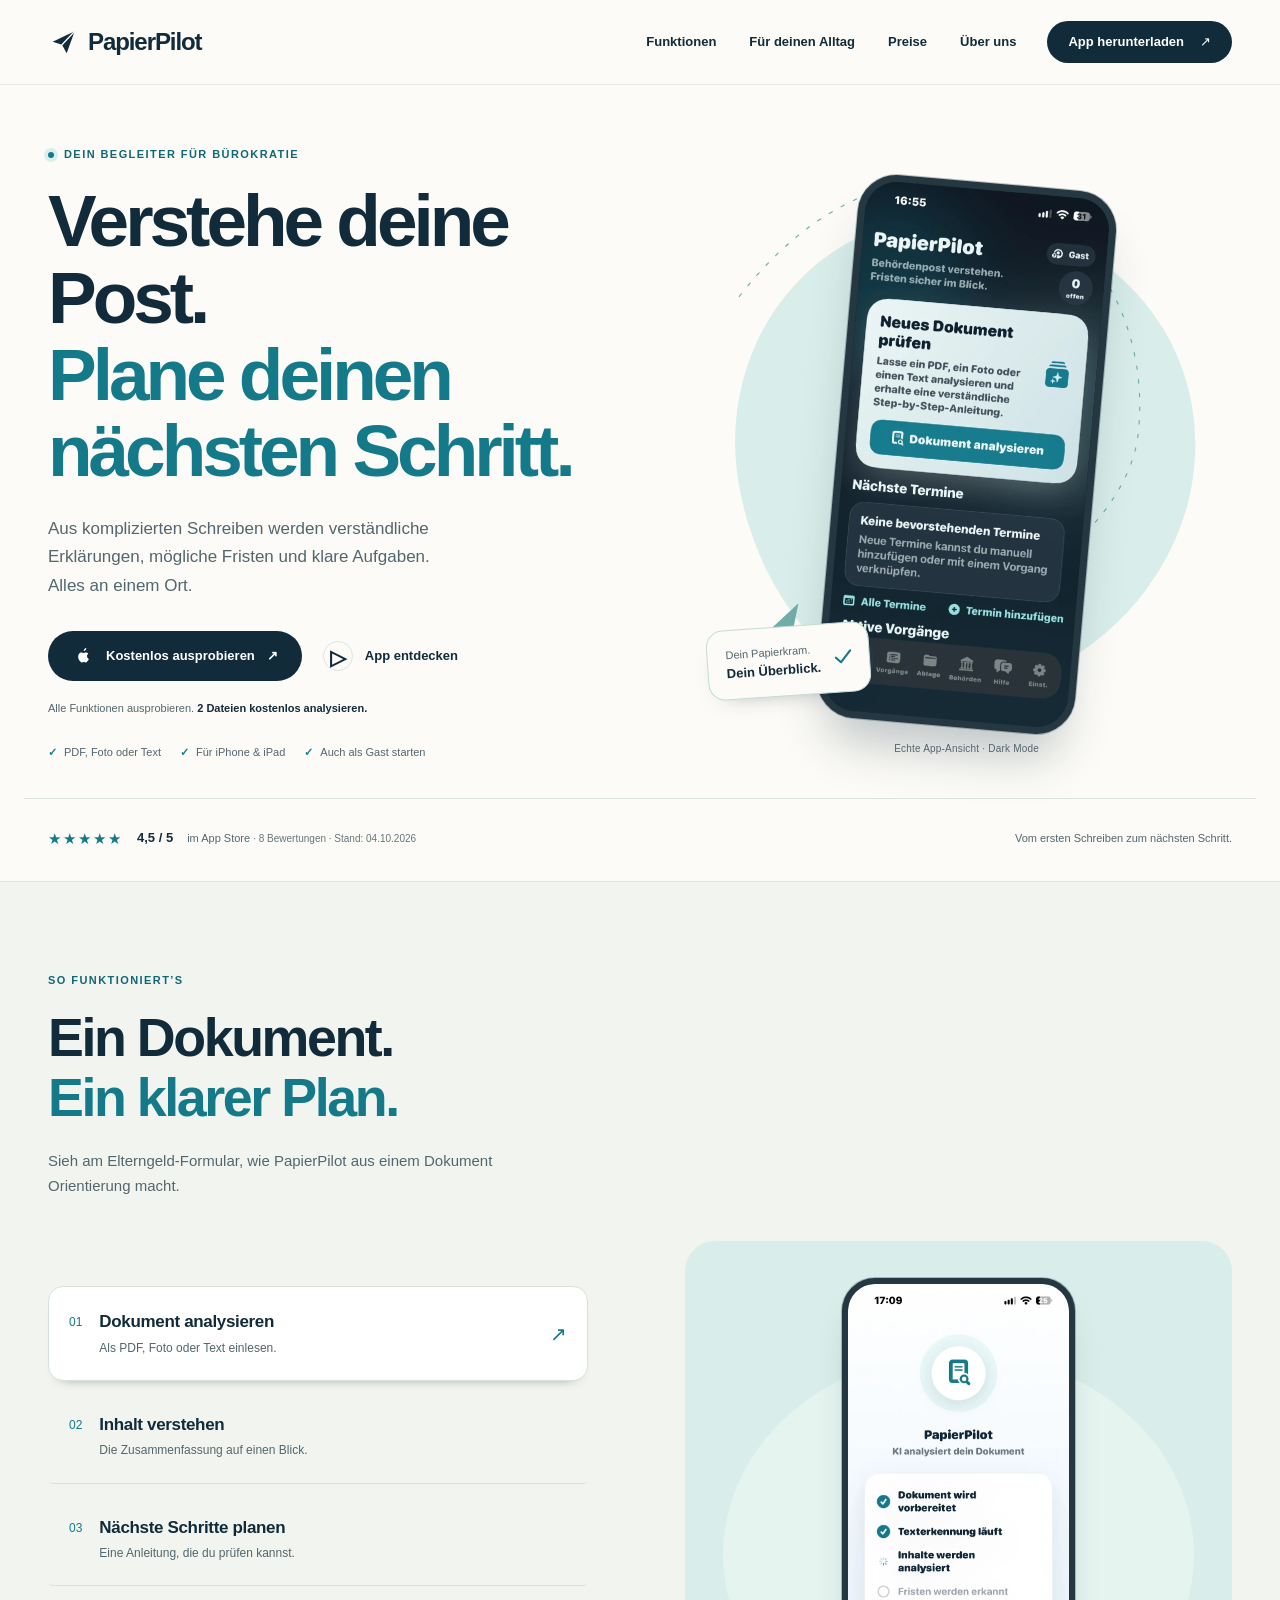
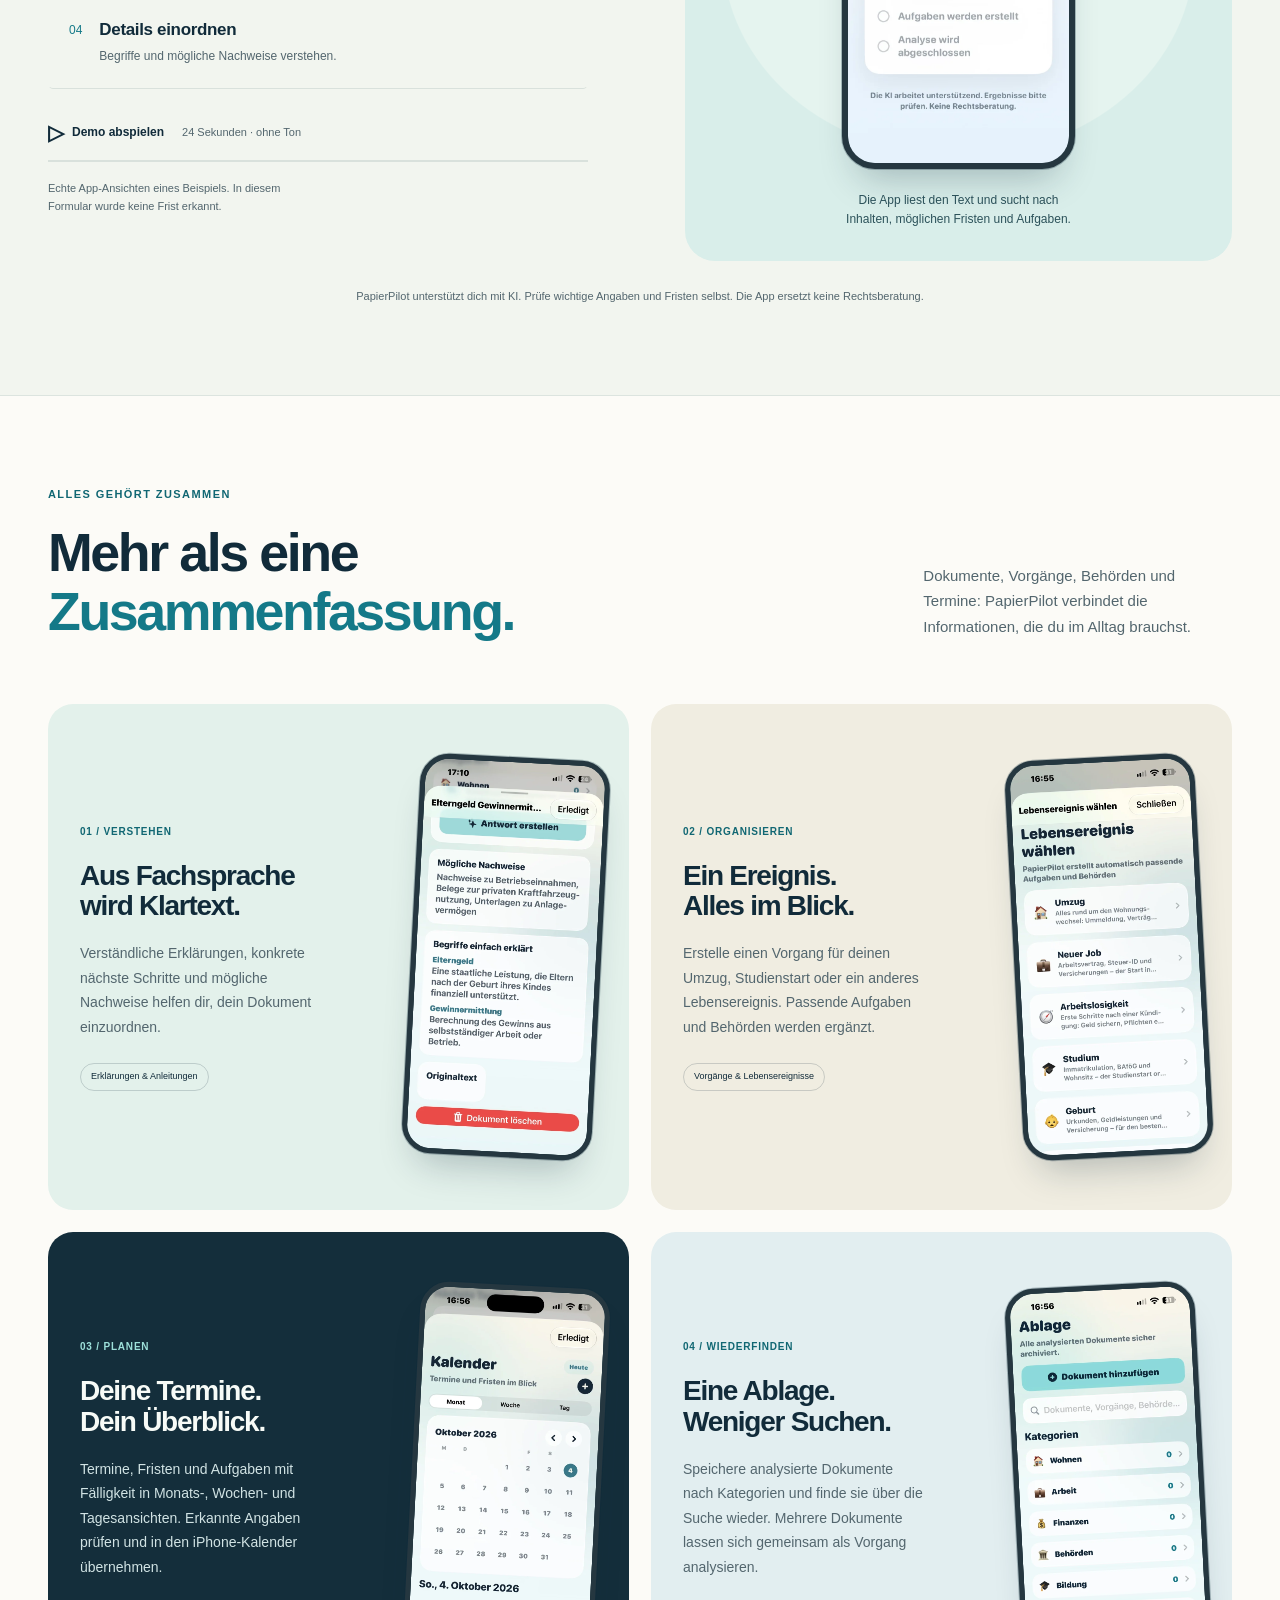
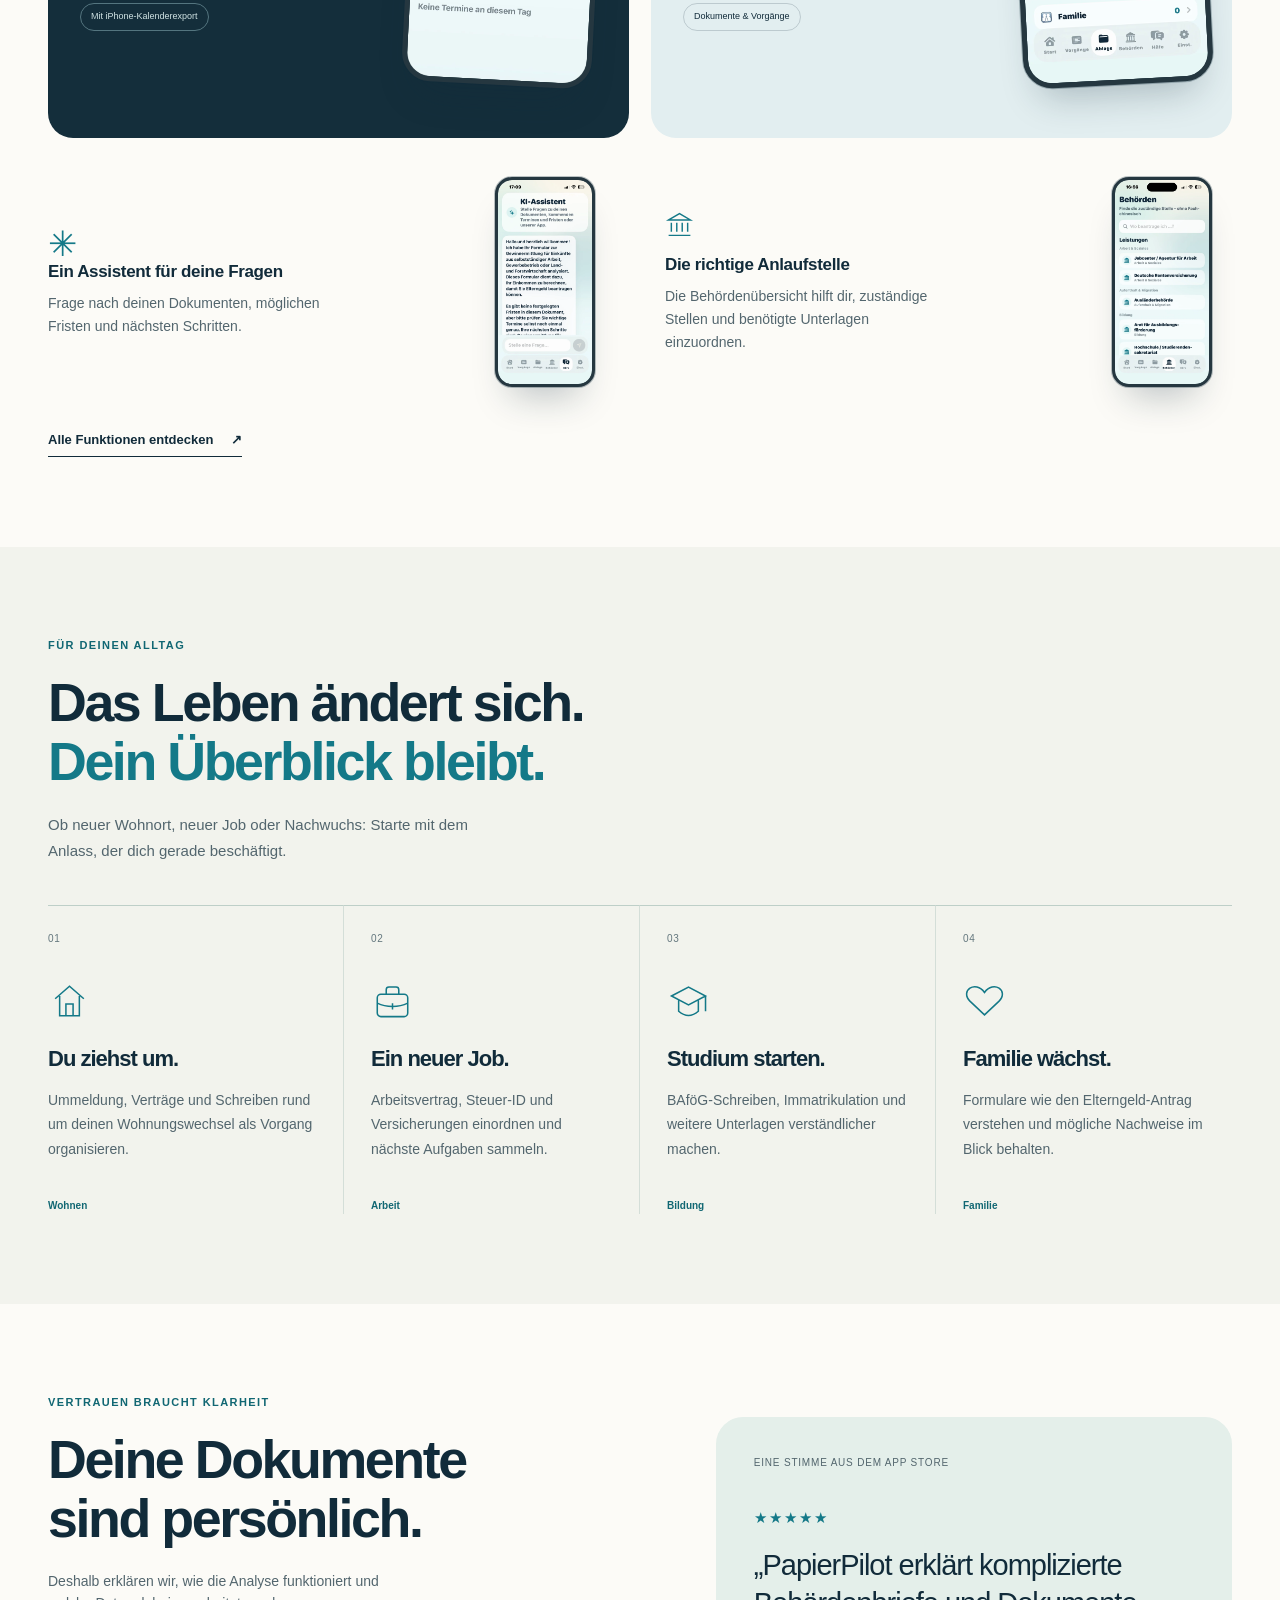
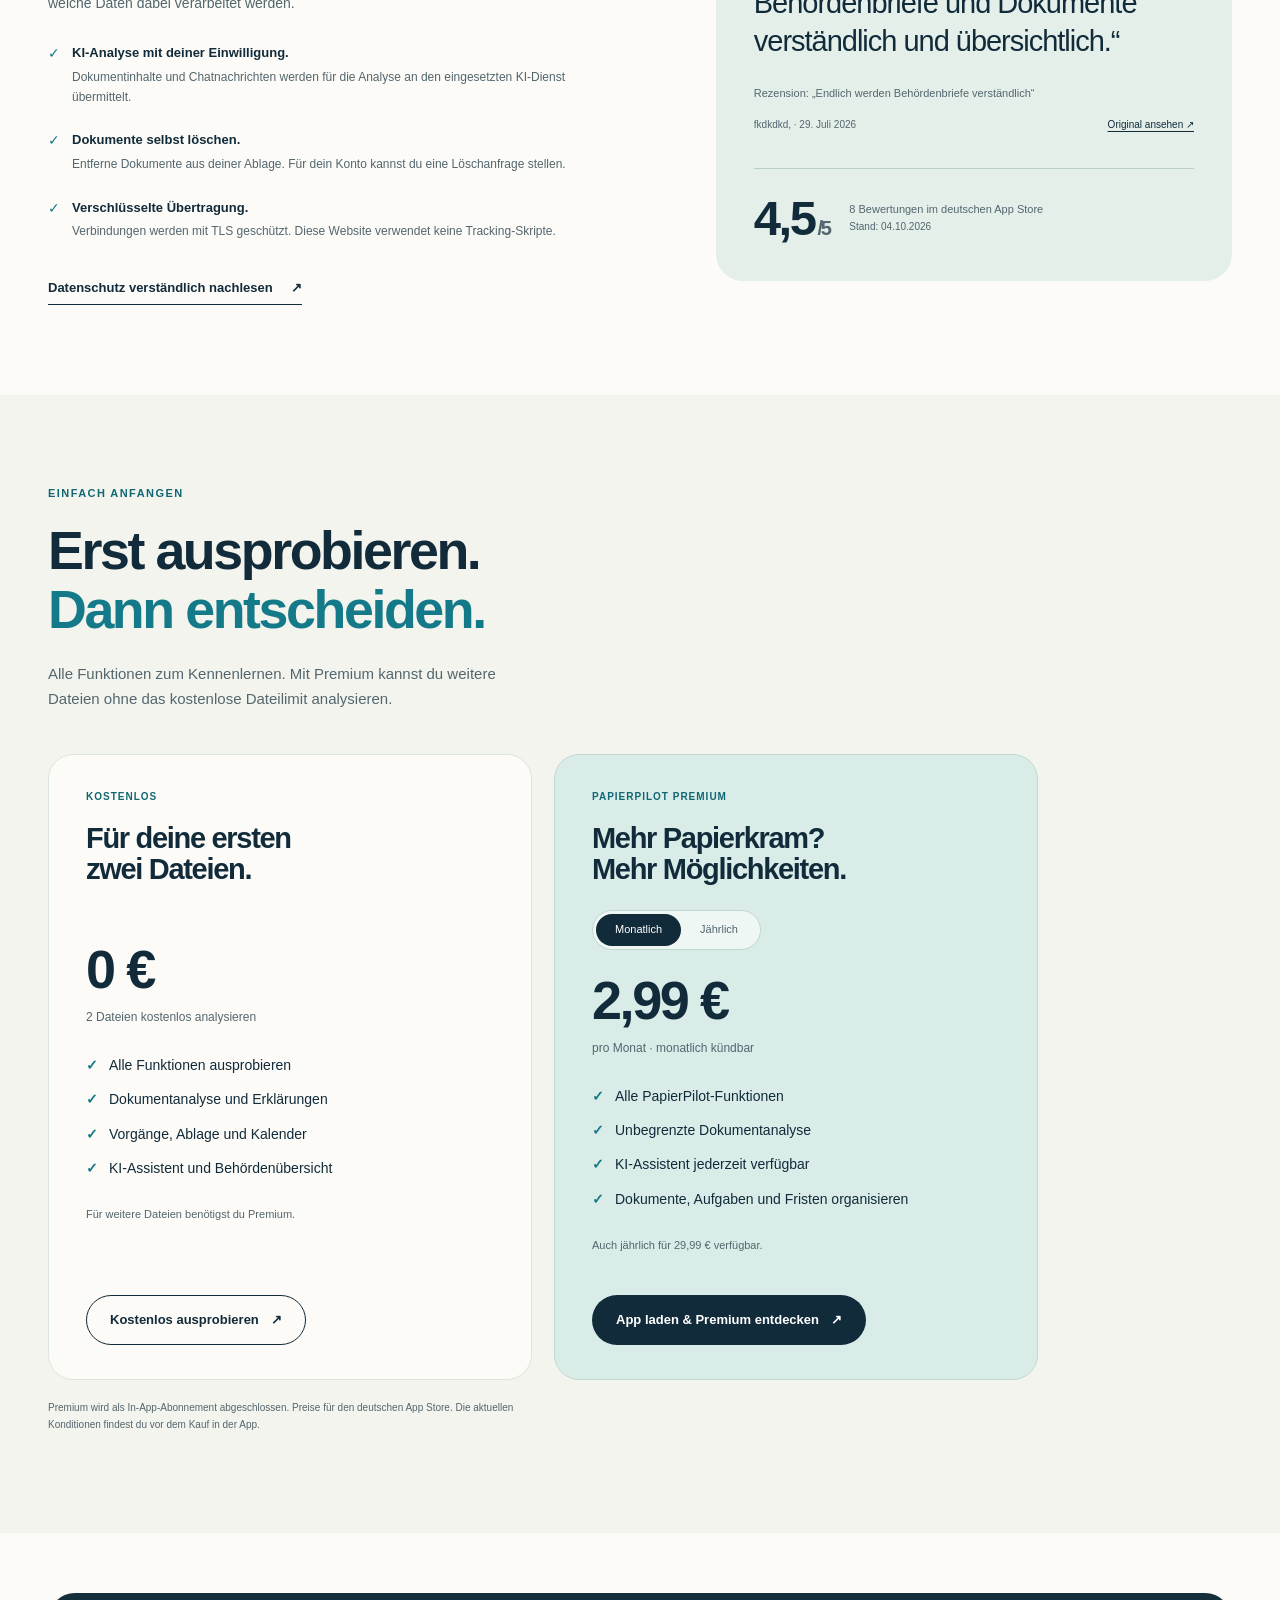
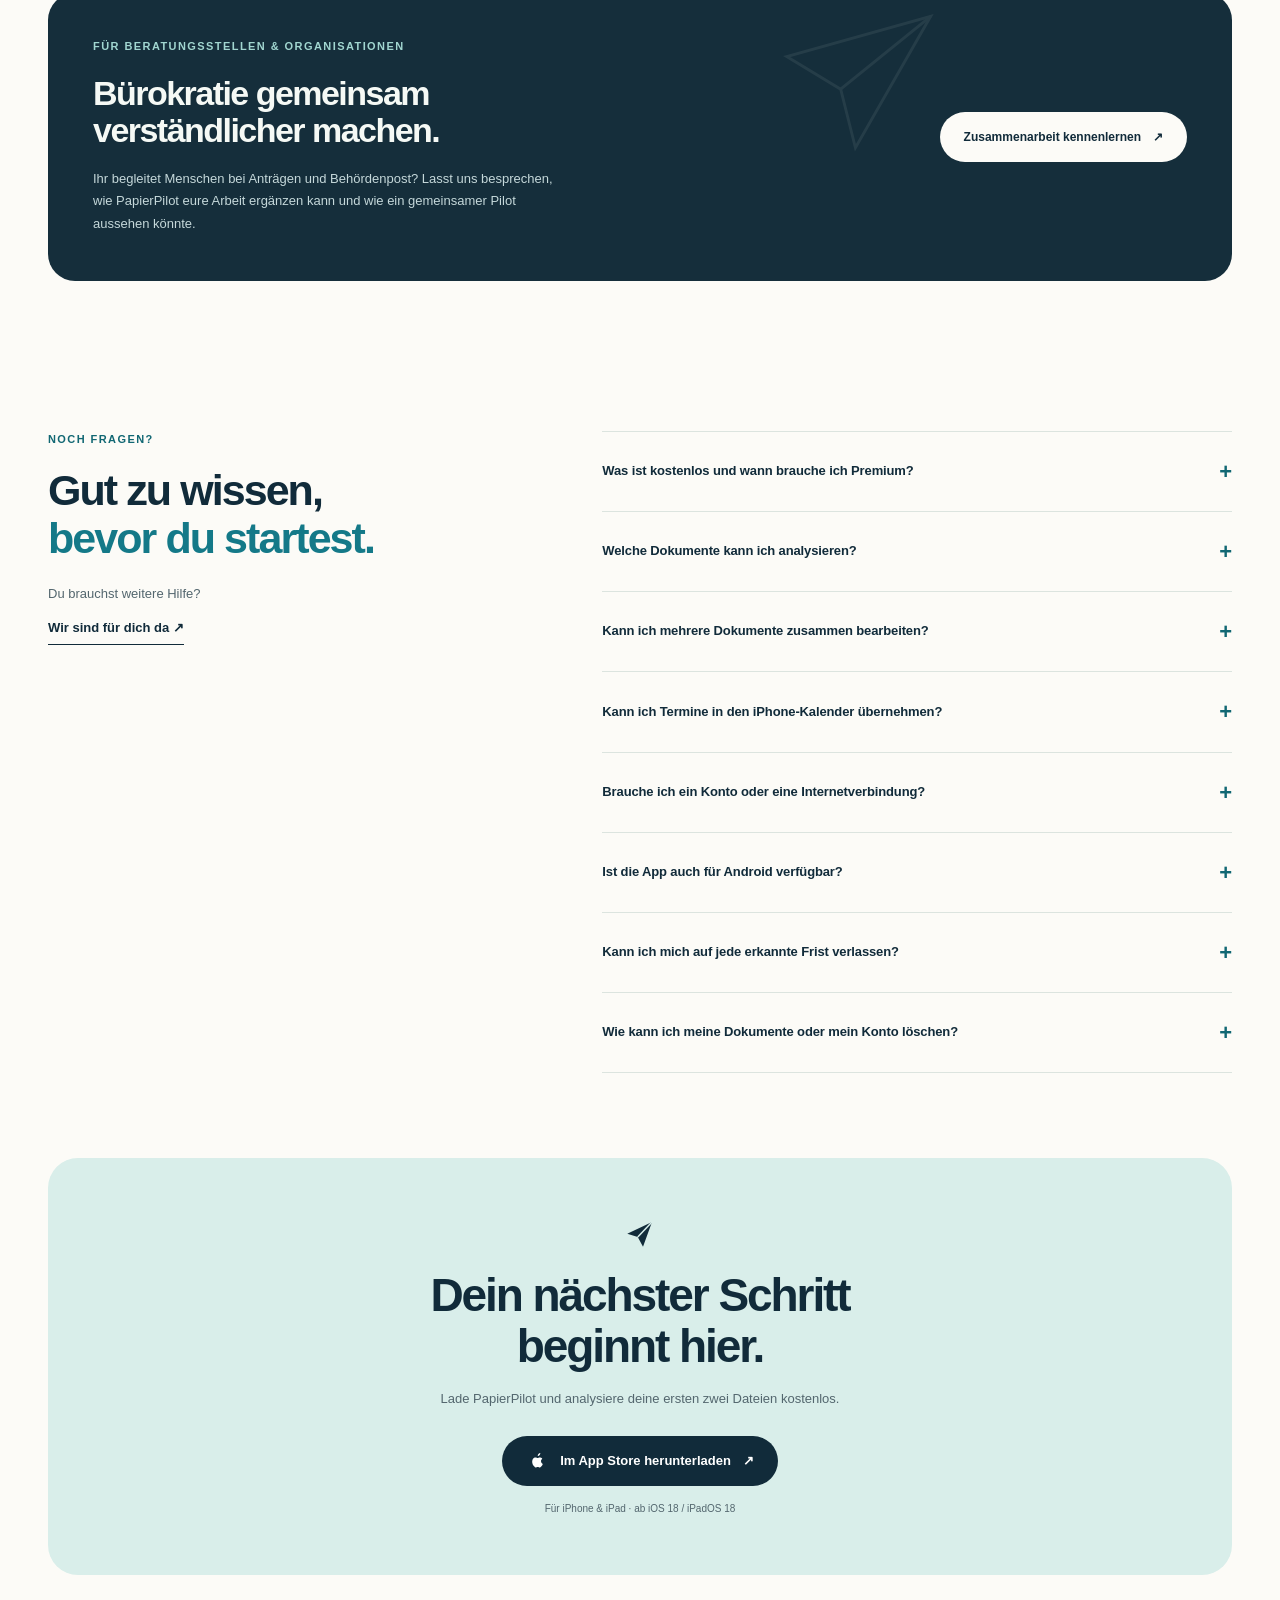
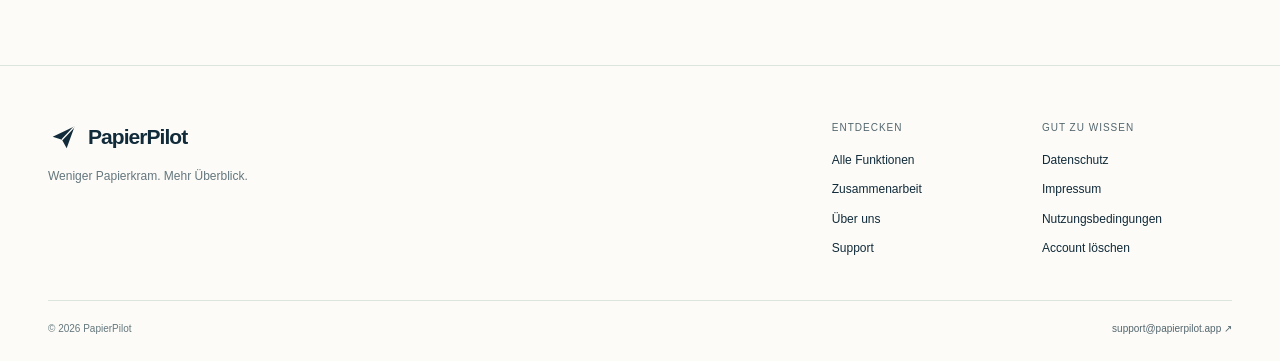
<file: index.html>
<!DOCTYPE html>
<html lang="de">
<head>
  <meta charset="UTF-8"/>
  <meta name="viewport" content="width=device-width, initial-scale=1"/>
  <title>PapierPilot – Verstehe deine Post. Plane deinen nächsten Schritt.</title>
  <meta name="description" content="Verstehe Behördenpost, erkenne mögliche Fristen und organisiere deine nächsten Schritte. PapierPilot für iPhone und iPad: alle Funktionen ausprobieren, 2 Dateien kostenlos analysieren."/>
  <meta name="theme-color" content="#FCFBF7"/>
  <link rel="canonical" href="https://papierpilot.app/"/>
  <meta property="og:type" content="website"/>
  <meta property="og:title" content="PapierPilot – Weniger Papierkram. Mehr Überblick."/>
  <meta property="og:description" content="Dokumente verstehen. Nächste Schritte planen. 2 Dateien kostenlos analysieren – mit PapierPilot für iPhone und iPad."/>
  <meta property="og:url" content="https://papierpilot.app/"/>
  <meta property="og:locale" content="de_DE"/>
  <meta property="og:image" content="https://papierpilot.app/og-image.png"/>
  <meta property="og:image:width" content="1200"/>
  <meta property="og:image:height" content="630"/>
  <link rel="icon" href="/favicon.svg" type="image/svg+xml"/>
  <link rel="apple-touch-icon" href="/apple-touch-icon.png"/>
  <link rel="preload" as="image" href="assets/home-dark.webp"/>
  <link rel="stylesheet" href="styles.css"/>
  <link rel="stylesheet" href="landing.css"/>
  <script src="script.js" defer></script>
</head>
<body class="landing-page">
<a class="skip-link" href="#hauptinhalt">Zum Inhalt springen</a>
<header class="site-header">
  <div class="header-inner">
    <a class="logo" href="/" aria-label="PapierPilot – Startseite">
      <svg class="logo-mark" viewBox="0 0 48 48" fill="none" aria-hidden="true"><path d="M7 23.5 40 8 28 41l-7-13-14-4.5Z" fill="currentColor"/><path d="m21 28 19-20" stroke="#FCFBF7" stroke-width="2" stroke-linecap="round"/></svg>
      PapierPilot
    </a>
    <button class="nav-toggle" type="button" aria-expanded="false" aria-controls="main-nav" aria-label="Menü öffnen">
      <svg viewBox="0 0 24 24" fill="none" stroke="currentColor" stroke-width="1.8" aria-hidden="true"><path d="M4 8h16M4 16h16"/></svg>
    </button>
    <nav class="main-nav" id="main-nav" aria-label="Hauptnavigation">
      <a href="/#funktionen">Funktionen</a>
      <a href="/#alltag">Für deinen Alltag</a>
      <a href="/#preise">Preise</a>
      <a href="/ueber-uns.html">Über uns</a>
      <a class="nav-download" href="https://apps.apple.com/de/app/papierpilot/id6788533712" target="_blank" rel="noopener noreferrer">App herunterladen <span aria-hidden="true">↗</span></a>
    </nav>
  </div>
</header>
<main id="hauptinhalt">
  <!-- 1. Nutzen, echte App und Download -->
  <section class="landing-hero" id="start" aria-labelledby="hero-title">
    <div class="container hero-layout">
      <div class="hero-copy">
        <p class="overline"><span class="status-dot" aria-hidden="true"></span> Dein Begleiter für Bürokratie</p>
        <h1 id="hero-title">Verstehe deine Post.<br/><span>Plane deinen nächsten Schritt.</span></h1>
        <p class="hero-description">Aus komplizierten Schreiben werden verständliche Erklärungen, mögliche Fristen und klare Aufgaben. Alles an einem Ort.</p>
        <div class="hero-actions">
          <a class="btn btn-primary" href="https://apps.apple.com/de/app/papierpilot/id6788533712" target="_blank" rel="noopener noreferrer"><svg viewBox="0 0 24 24" fill="currentColor" aria-hidden="true"><path d="M16.37 12.27c.02 2.19 1.92 2.92 1.94 2.93-.02.05-.3 1.03-.99 2.04-.59.88-1.21 1.75-2.18 1.77-.95.02-1.25-.56-2.34-.56-1.09 0-1.43.54-2.32.58-.93.03-1.25-.96-2.24-1.8-1.23-1.79-2.17-5.07-.91-7.25.63-1.08 1.76-1.76 2.99-1.78.93-.02 1.8.63 2.34.63.54 0 1.56-.78 2.62-.66.44.02 1.69.18 2.49 1.35-.06.04-1.49.87-1.47 2.75zM14.9 5.45c.49-.6.82-1.43.73-2.25-.71.03-1.57.47-2.08 1.06-.46.53-.87 1.37-.76 2.18.79.06 1.61-.4 2.11-.99z"/></svg> Kostenlos ausprobieren <span aria-hidden="true">↗</span></a>
          <a class="btn btn-quiet" href="#so-funktionierts"><span class="play-icon" aria-hidden="true">▷</span> App entdecken</a>
        </div>
        <p class="free-note">Alle Funktionen ausprobieren. <strong>2 Dateien kostenlos analysieren.</strong></p>
        <ul class="hero-highlights"><li>PDF, Foto oder Text</li><li>Für iPhone &amp; iPad</li><li>Auch als Gast starten</li></ul>
      </div>
      <div class="hero-product">
        <div class="hero-orbit" aria-hidden="true"></div>
        <svg class="flight-path" viewBox="0 0 420 500" fill="none" aria-hidden="true"><path d="M30 125C190-80 400 60 380 245c-10 95-160 195-290 170" stroke="currentColor" stroke-dasharray="3 9" stroke-linecap="round"/><path d="m55 419 27-25-7 34-7-10-13 1Z" fill="currentColor"/></svg>
        <button class="phone hero-phone screenshot-button" type="button" data-screenshot="assets/home-dark.webp" aria-label="PapierPilot-Startseite im Dark Mode vergrößern"><img src="assets/home-dark.webp" width="709" height="1536" alt="Die echte PapierPilot-Startseite im Dark Mode mit Dokumentanalyse, Terminen und Vorgängen" fetchpriority="high" decoding="async"/><span class="screenshot-expand" aria-hidden="true">↗</span></button>
        <div class="hero-stamp"><span>Dein Papierkram.</span><strong>Dein Überblick.</strong><svg viewBox="0 0 40 40" fill="none" aria-hidden="true"><path d="m10 20 7 7 14-16" stroke="currentColor" stroke-width="3" stroke-linecap="round" stroke-linejoin="round"/></svg></div>
        <span class="product-caption">Echte App-Ansicht · Dark Mode</span>
      </div>
    </div>
    <div class="container hero-proof"><a href="https://apps.apple.com/de/app/papierpilot/id6788533712" target="_blank" rel="noopener noreferrer" aria-label="4,5 von 5 Sternen bei 8 Bewertungen im deutschen App Store"><span class="rating-stars" aria-hidden="true">★★★★★</span><strong>4,5 / 5</strong><span>im App Store <small>· 8 Bewertungen · Stand: 04.10.2026</small></span></a><span class="hero-proof-line">Vom ersten Schreiben zum nächsten Schritt.</span></div>
  </section>

  <!-- 2. Ein durchgehendes Dokumentbeispiel -->
  <section class="section demo-section" id="so-funktionierts" aria-labelledby="demo-title">
    <div class="container">
      <div class="section-heading"><p class="overline">So funktioniert’s</p><h2 id="demo-title">Ein Dokument.<br/><span>Ein klarer Plan.</span></h2><p>Sieh am Elterngeld-Formular, wie PapierPilot aus einem Dokument Orientierung macht.</p></div>
      <div class="demo-layout">
        <div class="demo-content">
          <div class="demo-tabs" role="tablist" aria-label="Schritte der Dokumentanalyse" aria-orientation="vertical">
            <button class="demo-tab" id="tab-analyse" type="button" role="tab" aria-selected="true" aria-controls="panel-analyse" data-step="0"><span class="step-number">01</span><span><strong>Dokument analysieren</strong><span>Als PDF, Foto oder Text einlesen.</span></span><span class="tab-arrow" aria-hidden="true">↗</span></button>
            <button class="demo-tab" id="tab-verstehen" type="button" role="tab" aria-selected="false" aria-controls="panel-verstehen" tabindex="-1" data-step="1"><span class="step-number">02</span><span><strong>Inhalt verstehen</strong><span>Die Zusammenfassung auf einen Blick.</span></span><span class="tab-arrow" aria-hidden="true">↗</span></button>
            <button class="demo-tab" id="tab-planen" type="button" role="tab" aria-selected="false" aria-controls="panel-planen" tabindex="-1" data-step="2"><span class="step-number">03</span><span><strong>Nächste Schritte planen</strong><span>Eine Anleitung, die du prüfen kannst.</span></span><span class="tab-arrow" aria-hidden="true">↗</span></button>
            <button class="demo-tab" id="tab-details" type="button" role="tab" aria-selected="false" aria-controls="panel-details" tabindex="-1" data-step="3"><span class="step-number">04</span><span><strong>Details einordnen</strong><span>Begriffe und mögliche Nachweise verstehen.</span></span><span class="tab-arrow" aria-hidden="true">↗</span></button>
          </div>
          <div class="demo-controls"><button class="demo-play" type="button" aria-pressed="false"><span aria-hidden="true">▷</span><span data-play-label>Demo abspielen</span></button><span>24 Sekunden · ohne Ton</span></div>
          <div class="demo-progress" aria-hidden="true"><span></span></div>
          <p class="example-note">Echte App-Ansichten eines Beispiels. In diesem Formular wurde keine Frist erkannt.</p>
        </div>
        <div class="demo-stage">
          <div id="panel-analyse" class="demo-panel" role="tabpanel" aria-labelledby="tab-analyse" tabindex="0"><button class="phone screenshot-button " type="button" data-screenshot="assets/analysis-progress.webp" aria-label="PapierPilot erkennt Text und analysiert ein Dokument vergrößern"><img src="assets/analysis-progress.webp" width="709" height="1536" alt="PapierPilot erkennt Text und analysiert ein Dokument" loading="lazy" decoding="async"/><span class="screenshot-expand" aria-hidden="true">↗</span></button><p>Die App liest den Text und sucht nach Inhalten, möglichen Fristen und Aufgaben.</p></div>
          <div id="panel-verstehen" class="demo-panel" role="tabpanel" aria-labelledby="tab-verstehen" tabindex="0" hidden><button class="phone screenshot-button " type="button" data-screenshot="assets/analysis-summary.webp" aria-label="Zusammenfassung des Elterngeld-Formulars in PapierPilot vergrößern"><img src="assets/analysis-summary.webp" width="709" height="1536" alt="Zusammenfassung des Elterngeld-Formulars in PapierPilot" loading="lazy" decoding="async"/><span class="screenshot-expand" aria-hidden="true">↗</span></button><p>Du erkennst, worum es im Formular geht und welche Angaben es verlangt.</p></div>
          <div id="panel-planen" class="demo-panel" role="tabpanel" aria-labelledby="tab-planen" tabindex="0" hidden><button class="phone screenshot-button " type="button" data-screenshot="assets/analysis-steps.webp" aria-label="Schritt-für-Schritt-Anleitung zum Elterngeld-Formular vergrößern"><img src="assets/analysis-steps.webp" width="709" height="1536" alt="Schritt-für-Schritt-Anleitung zum Elterngeld-Formular" loading="lazy" decoding="async"/><span class="screenshot-expand" aria-hidden="true">↗</span></button><p>Aus dem Inhalt entsteht eine Schritt-für-Schritt-Anleitung für die weitere Bearbeitung.</p></div>
          <div id="panel-details" class="demo-panel" role="tabpanel" aria-labelledby="tab-details" tabindex="0" hidden><button class="phone screenshot-button " type="button" data-screenshot="assets/analysis-details.webp" aria-label="Begriffserklärungen und mögliche Nachweise zum Elterngeld-Formular vergrößern"><img src="assets/analysis-details.webp" width="709" height="1536" alt="Begriffserklärungen und mögliche Nachweise zum Elterngeld-Formular" loading="lazy" decoding="async"/><span class="screenshot-expand" aria-hidden="true">↗</span></button><p>Begriffe werden erklärt und mögliche Nachweise übersichtlich aufgeführt.</p></div>
        </div>
      </div>
      <p class="ai-note">PapierPilot unterstützt dich mit KI. Prüfe wichtige Angaben und Fristen selbst. Die App ersetzt keine Rechtsberatung.</p>
    </div>
  </section>

  <!-- 3. Hauptfunktionen mit aktuellen App-Ansichten -->
  <section class="section product-section" id="funktionen" aria-labelledby="features-title">
    <div class="container">
      <div class="section-heading heading-row"><div><p class="overline">Alles gehört zusammen</p><h2 id="features-title">Mehr als eine<br/><span>Zusammenfassung.</span></h2></div><p>Dokumente, Vorgänge, Behörden und Termine: PapierPilot verbindet die Informationen, die du im Alltag brauchst.</p></div>
      <div class="product-grid">
        <article class="product-card product-card-mint"><div class="product-card-copy"><span class="feature-number">01 / Verstehen</span><h3>Aus Fachsprache<br/>wird Klartext.</h3><p>Verständliche Erklärungen, konkrete nächste Schritte und mögliche Nachweise helfen dir, dein Dokument einzuordnen.</p><span class="feature-tag">Erklärungen &amp; Anleitungen</span></div><button class="phone screenshot-button " type="button" data-screenshot="assets/analysis-details.webp" aria-label="Einfache Begriffserklärungen und mögliche Nachweise in der App vergrößern"><img src="assets/analysis-details.webp" width="709" height="1536" alt="Einfache Begriffserklärungen und mögliche Nachweise in der App" loading="lazy" decoding="async"/><span class="screenshot-expand" aria-hidden="true">↗</span></button></article>
        <article class="product-card product-card-cream"><div class="product-card-copy"><span class="feature-number">02 / Organisieren</span><h3>Ein Ereignis.<br/>Alles im Blick.</h3><p>Erstelle einen Vorgang für deinen Umzug, Studienstart oder ein anderes Lebensereignis. Passende Aufgaben und Behörden werden ergänzt.</p><span class="feature-tag">Vorgänge &amp; Lebensereignisse</span></div><button class="phone screenshot-button " type="button" data-screenshot="assets/life-events.webp" aria-label="Lebensereignisse Umzug, Job, Studium und Geburt in PapierPilot vergrößern"><img src="assets/life-events.webp" width="709" height="1536" alt="Lebensereignisse Umzug, Job, Studium und Geburt in PapierPilot" loading="lazy" decoding="async"/><span class="screenshot-expand" aria-hidden="true">↗</span></button></article>
        <article class="product-card product-card-dark"><div class="product-card-copy"><span class="feature-number">03 / Planen</span><h3>Deine Termine.<br/>Dein Überblick.</h3><p>Termine, Fristen und Aufgaben mit Fälligkeit in Monats-, Wochen- und Tagesansichten. Erkannte Angaben prüfen und in den iPhone-Kalender übernehmen.</p><span class="feature-tag">Mit iPhone-Kalenderexport</span></div><button class="phone screenshot-button " type="button" data-screenshot="assets/calendar.webp" aria-label="PapierPilot-Kalender mit Monats-, Wochen- und Tagesansicht vergrößern"><img src="assets/calendar.webp" width="709" height="1536" alt="PapierPilot-Kalender mit Monats-, Wochen- und Tagesansicht" loading="lazy" decoding="async"/><span class="screenshot-expand" aria-hidden="true">↗</span></button></article>
        <article class="product-card product-card-blue"><div class="product-card-copy"><span class="feature-number">04 / Wiederfinden</span><h3>Eine Ablage.<br/>Weniger Suchen.</h3><p>Speichere analysierte Dokumente nach Kategorien und finde sie über die Suche wieder. Mehrere Dokumente lassen sich gemeinsam als Vorgang analysieren.</p><span class="feature-tag">Dokumente &amp; Vorgänge</span></div><button class="phone screenshot-button " type="button" data-screenshot="assets/archive.webp" aria-label="Dokumentenablage mit Suche und Kategorien vergrößern"><img src="assets/archive.webp" width="709" height="1536" alt="Dokumentenablage mit Suche und Kategorien" loading="lazy" decoding="async"/><span class="screenshot-expand" aria-hidden="true">↗</span></button></article>
      </div>
      <div class="feature-extras">
        <article><div><span class="extra-symbol" aria-hidden="true">✳</span><h3>Ein Assistent für deine Fragen</h3><p>Frage nach deinen Dokumenten, möglichen Fristen und nächsten Schritten.</p></div><button class="phone screenshot-button" type="button" data-screenshot="assets/assistant.webp" aria-label="KI-Assistent mit einer Antwort zum Elterngeld-Formular vergrößern"><img src="assets/assistant.webp" width="709" height="1536" alt="KI-Assistent mit einer Antwort zum Elterngeld-Formular" loading="lazy" decoding="async"/><span class="screenshot-expand" aria-hidden="true">↗</span></button></article>
        <article><div><svg class="extra-symbol" viewBox="0 0 32 32" fill="none" stroke="currentColor" stroke-width="1.6" aria-hidden="true"><path d="m4 11 12-7 12 7H4Zm0 17h24M7 14v10m6-10v10m6-10v10m6-10v10"/></svg><h3>Die richtige Anlaufstelle</h3><p>Die Behördenübersicht hilft dir, zuständige Stellen und benötigte Unterlagen einzuordnen.</p></div><button class="phone screenshot-button" type="button" data-screenshot="assets/authorities.webp" aria-label="Behördenübersicht mit Suche und Anlaufstellen vergrößern"><img src="assets/authorities.webp" width="709" height="1536" alt="Behördenübersicht mit Suche und Anlaufstellen" loading="lazy" decoding="async"/><span class="screenshot-expand" aria-hidden="true">↗</span></button></article>
      </div>
      <a class="text-link" href="/funktionen.html">Alle Funktionen entdecken <span aria-hidden="true">↗</span></a>
    </div>
  </section>

  <!-- 4. Alltagssituationen -->
  <section class="section everyday-section" id="alltag" aria-labelledby="everyday-title">
    <div class="container">
      <div class="section-heading"><p class="overline">Für deinen Alltag</p><h2 id="everyday-title">Das Leben ändert sich.<br/><span>Dein Überblick bleibt.</span></h2><p>Ob neuer Wohnort, neuer Job oder Nachwuchs: Starte mit dem Anlass, der dich gerade beschäftigt.</p></div>
      <div class="everyday-grid">
        <article><span class="case-index">01</span><svg viewBox="0 0 48 48" fill="none" stroke="currentColor" stroke-width="1.7" aria-hidden="true"><path d="m8 22 16-14 16 14M13 19v22h22V19M20 41V28h8v13"/></svg><h3>Du ziehst um.</h3><p>Ummeldung, Verträge und Schreiben rund um deinen Wohnungswechsel als Vorgang organisieren.</p><span class="case-keyword">Wohnen</span></article>
        <article><span class="case-index">02</span><svg viewBox="0 0 48 48" fill="none" stroke="currentColor" stroke-width="1.7" aria-hidden="true"><rect x="7" y="17" width="34" height="25" rx="4"/><path d="M17 17v-5a3 3 0 0 1 3-3h8a3 3 0 0 1 3 3v5M7 27c10 5 24 5 34 0m-17 0v7"/></svg><h3>Ein neuer Job.</h3><p>Arbeitsvertrag, Steuer-ID und Versicherungen einordnen und nächste Aufgaben sammeln.</p><span class="case-keyword">Arbeit</span></article>
        <article><span class="case-index">03</span><svg viewBox="0 0 48 48" fill="none" stroke="currentColor" stroke-width="1.7" aria-hidden="true"><path d="m5 19 19-10 19 10-19 10L5 19Zm8 5v12c7 6 15 6 22 0V24m8-5v17"/></svg><h3>Studium starten.</h3><p>BAföG-Schreiben, Immatrikulation und weitere Unterlagen verständlicher machen.</p><span class="case-keyword">Bildung</span></article>
        <article><span class="case-index">04</span><svg viewBox="0 0 48 48" fill="none" stroke="currentColor" stroke-width="1.7" aria-hidden="true"><path d="M24 40 8 25C-4 13 14 1 24 15 34 1 52 13 40 25L24 40Z"/></svg><h3>Familie wächst.</h3><p>Formulare wie den Elterngeld-Antrag verstehen und mögliche Nachweise im Blick behalten.</p><span class="case-keyword">Familie</span></article>
      </div>
    </div>
  </section>

  <!-- 5. Datenschutz und echte Nutzererfahrung -->
  <section class="section trust-section" id="vertrauen" aria-labelledby="trust-title">
    <div class="container trust-layout">
      <div class="trust-copy"><p class="overline">Vertrauen braucht Klarheit</p><h2 id="trust-title">Deine Dokumente<br/>sind persönlich.</h2><p>Deshalb erklären wir, wie die Analyse funktioniert und welche Daten dabei verarbeitet werden.</p><ul class="privacy-points"><li><strong>KI-Analyse mit deiner Einwilligung.</strong><span>Dokumentinhalte und Chatnachrichten werden für die Analyse an den eingesetzten KI-Dienst übermittelt.</span></li><li><strong>Dokumente selbst löschen.</strong><span>Entferne Dokumente aus deiner Ablage. Für dein Konto kannst du eine Löschanfrage stellen.</span></li><li><strong>Verschlüsselte Übertragung.</strong><span>Verbindungen werden mit TLS geschützt. Diese Website verwendet keine Tracking-Skripte.</span></li></ul><a class="text-link" href="/datenschutz.html">Datenschutz verständlich nachlesen <span aria-hidden="true">↗</span></a></div>
      <div class="review-card"><span class="review-eyebrow">Eine Stimme aus dem App Store</span><span class="rating-stars" aria-label="5 von 5 Sternen">★★★★★</span><blockquote>„PapierPilot erklärt komplizierte Behördenbriefe und Dokumente verständlich und übersichtlich.“</blockquote><p>Rezension: „Endlich werden Behördenbriefe verständlich“</p><div class="review-source"><span>fkdkdkd, · 29. Juli 2026</span><a href="https://apps.apple.com/de/app/papierpilot/id6788533712" target="_blank" rel="noopener noreferrer" aria-label="Originalrezension im App Store ansehen">Original ansehen ↗</a></div><div class="review-rating"><strong>4,5<span>/5</span></strong><span>8 Bewertungen im deutschen App Store<br/><small>Stand: 04.10.2026</small></span></div></div>
    </div>
  </section>

  <!-- 6. Ein klares kostenloses Kontingent und Premium -->
  <section class="section pricing-section" id="preise" aria-labelledby="pricing-title">
    <div class="container">
      <div class="section-heading"><p class="overline">Einfach anfangen</p><h2 id="pricing-title">Erst ausprobieren.<br/><span>Dann entscheiden.</span></h2><p>Alle Funktionen zum Kennenlernen. Mit Premium kannst du weitere Dateien ohne das kostenlose Dateilimit analysieren.</p></div>
      <div class="pricing-grid">
        <article class="price-card"><p class="price-label">Kostenlos</p><h3>Für deine ersten<br/>zwei Dateien.</h3><div class="price">0 €</div><p class="price-period">2 Dateien kostenlos analysieren</p><ul class="price-features"><li>Alle Funktionen ausprobieren</li><li>Dokumentanalyse und Erklärungen</li><li>Vorgänge, Ablage und Kalender</li><li>KI-Assistent und Behördenübersicht</li></ul><p class="price-explanation">Für weitere Dateien benötigst du Premium.</p><a class="btn btn-secondary" href="https://apps.apple.com/de/app/papierpilot/id6788533712" target="_blank" rel="noopener noreferrer">Kostenlos ausprobieren <span aria-hidden="true">↗</span></a></article>
        <article class="price-card price-card-premium"><p class="price-label">PapierPilot Premium</p><h3>Mehr Papierkram?<br/>Mehr Möglichkeiten.</h3><div class="billing-options" role="group" aria-label="Premium-Abrechnungszeitraum"><button type="button" data-billing="month" aria-pressed="true">Monatlich</button><button type="button" data-billing="year" aria-pressed="false">Jährlich</button></div><div class="price" data-premium-price>2,99 €</div><p class="price-period" data-premium-period>pro Monat · monatlich kündbar</p><ul class="price-features"><li>Alle PapierPilot-Funktionen</li><li>Unbegrenzte Dokumentanalyse</li><li>KI-Assistent jederzeit verfügbar</li><li>Dokumente, Aufgaben und Fristen organisieren</li></ul><p class="price-explanation" data-premium-note>Auch jährlich für 29,99 € verfügbar.</p><a class="btn btn-primary" href="https://apps.apple.com/de/app/papierpilot/id6788533712" target="_blank" rel="noopener noreferrer">App laden &amp; Premium entdecken <span aria-hidden="true">↗</span></a></article>
      </div>
      <p class="pricing-footnote">Premium wird als In-App-Abonnement abgeschlossen. Preise für den deutschen App Store. Die aktuellen Konditionen findest du vor dem Kauf in der App.</p>
    </div>
  </section>

  <!-- 7. Zusammenarbeit -->
  <section class="section partner-section" id="zusammenarbeit" aria-labelledby="partner-title">
    <div class="container"><div class="partner-panel"><div><p class="overline">Für Beratungsstellen &amp; Organisationen</p><h2 id="partner-title">Bürokratie gemeinsam<br/>verständlicher machen.</h2><p>Ihr begleitet Menschen bei Anträgen und Behördenpost? Lasst uns besprechen, wie PapierPilot eure Arbeit ergänzen kann und wie ein gemeinsamer Pilot aussehen könnte.</p></div><a class="btn btn-light" href="/zusammenarbeit.html">Zusammenarbeit kennenlernen <span aria-hidden="true">↗</span></a><svg class="partner-plane" viewBox="0 0 100 100" fill="none" aria-hidden="true"><path d="M14 47 85 13 58 88 45 59 14 47Z" stroke="currentColor" stroke-width="1.5"/><path d="m45 59 40-46" stroke="currentColor" stroke-width="1.5"/></svg></div></div>
  </section>

  <!-- 8. FAQ und abschließender Download -->
  <section class="section landing-faq" id="fragen" aria-labelledby="faq-title">
    <div class="container faq-layout"><div class="section-heading"><p class="overline">Noch Fragen?</p><h2 id="faq-title">Gut zu wissen,<br/><span>bevor du startest.</span></h2><p>Du brauchst weitere Hilfe?<br/><a class="text-link" href="/support.html">Wir sind für dich da ↗</a></p></div><div class="faq-list">
      <details class="faq-item"><summary>Was ist kostenlos und wann brauche ich Premium?</summary><div class="faq-answer">Du kannst alle Funktionen ausprobieren und zwei Dateien kostenlos analysieren. Für weitere Dateien benötigst du PapierPilot Premium. Premium kostet 2,99 € pro Monat oder 29,99 € pro Jahr im deutschen App Store.</div></details>
      <details class="faq-item"><summary>Welche Dokumente kann ich analysieren?</summary><div class="faq-answer">Du kannst PDFs hochladen, ein Foto aufnehmen oder auswählen und Text eingeben. Das eignet sich beispielsweise für Behördenbriefe, Formulare, Anträge und Verträge. Gut lesbare, vollständige Unterlagen helfen bei der Analyse.</div></details>
      <details class="faq-item"><summary>Kann ich mehrere Dokumente zusammen bearbeiten?</summary><div class="faq-answer">Ja. Mehrere Dokumente können gemeinsam analysiert und als zusammenhängender Vorgang organisiert werden. Das kostenlose Kontingent bezieht sich auf zwei Dateien.</div></details>
      <details class="faq-item"><summary>Kann ich Termine in den iPhone-Kalender übernehmen?</summary><div class="faq-answer">Ja. Aufgaben und Fristen aus analysierten Dokumenten lassen sich mit vorausgefüllten Informationen in den iPhone-Kalender exportieren. Prüfe erkannte Angaben vor der Übernahme. PapierPilot bietet außerdem einen eigenen Kalender mit Monats-, Wochen- und Tagesansicht.</div></details>
      <details class="faq-item"><summary>Brauche ich ein Konto oder eine Internetverbindung?</summary><div class="faq-answer">Du kannst PapierPilot auch als Gast ausprobieren. Für die KI-Analyse und den KI-Assistenten benötigst du eine Internetverbindung, da dabei externe Dienste verwendet werden.</div></details>
      <details class="faq-item"><summary>Ist die App auch für Android verfügbar?</summary><div class="faq-answer">PapierPilot ist aktuell im Apple App Store für iPhone und iPad verfügbar. Die App benötigt iOS 18 beziehungsweise iPadOS 18 oder neuer.</div></details>
      <details class="faq-item"><summary>Kann ich mich auf jede erkannte Frist verlassen?</summary><div class="faq-answer">KI-Ergebnisse können Fehler enthalten oder Angaben übersehen. Prüfe wichtige Inhalte und Fristen immer am Originaldokument. PapierPilot unterstützt dich bei der Orientierung und ersetzt keine rechtliche, steuerliche oder behördliche Beratung.</div></details>
      <details class="faq-item"><summary>Wie kann ich meine Dokumente oder mein Konto löschen?</summary><div class="faq-answer">Dokumente kannst du in der App aus deiner Ablage löschen. Für die Löschung deines Kontos findest du eine Anleitung auf der Seite <a href="/account-loeschen.html">Account löschen</a>. Weitere Informationen stehen in unserer <a href="/datenschutz.html">Datenschutzerklärung</a>.</div></details>
    </div></div>
    <div class="container"><div class="final-download"><svg viewBox="0 0 48 48" fill="none" aria-hidden="true"><path d="M7 23.5 40 8 28 41l-7-13-14-4.5Z" fill="currentColor"/><path d="m21 28 19-20" stroke="#D9EFEC" stroke-width="2"/></svg><h2>Dein nächster Schritt<br/>beginnt hier.</h2><p>Lade PapierPilot und analysiere deine ersten zwei Dateien kostenlos.</p><a class="btn btn-primary" href="https://apps.apple.com/de/app/papierpilot/id6788533712" target="_blank" rel="noopener noreferrer"><svg viewBox="0 0 24 24" fill="currentColor" aria-hidden="true"><path d="M16.37 12.27c.02 2.19 1.92 2.92 1.94 2.93-.02.05-.3 1.03-.99 2.04-.59.88-1.21 1.75-2.18 1.77-.95.02-1.25-.56-2.34-.56-1.09 0-1.43.54-2.32.58-.93.03-1.25-.96-2.24-1.8-1.23-1.79-2.17-5.07-.91-7.25.63-1.08 1.76-1.76 2.99-1.78.93-.02 1.8.63 2.34.63.54 0 1.56-.78 2.62-.66.44.02 1.69.18 2.49 1.35-.06.04-1.49.87-1.47 2.75zM14.9 5.45c.49-.6.82-1.43.73-2.25-.71.03-1.57.47-2.08 1.06-.46.53-.87 1.37-.76 2.18.79.06 1.61-.4 2.11-.99z"/></svg> Im App Store herunterladen <span aria-hidden="true">↗</span></a><span class="final-platform">Für iPhone &amp; iPad · ab iOS 18 / iPadOS 18</span></div></div>
  </section>
</main>
<footer class="site-footer">
  <div class="container">
    <div class="footer-inner">
      <div><a class="logo footer-logo" href="/"><svg class="logo-mark" viewBox="0 0 48 48" fill="none" aria-hidden="true"><path d="M7 23.5 40 8 28 41l-7-13-14-4.5Z" fill="currentColor"/><path d="m21 28 19-20" stroke="#FCFBF7" stroke-width="2"/></svg>PapierPilot</a><p class="footer-tagline">Weniger Papierkram. Mehr Überblick.</p></div>
      <div class="footer-link-groups">
        <div><span class="footer-group-title">Entdecken</span><a href="/funktionen.html">Alle Funktionen</a><a href="/zusammenarbeit.html">Zusammenarbeit</a><a href="/ueber-uns.html">Über uns</a><a href="/support.html">Support</a></div>
        <div><span class="footer-group-title">Gut zu wissen</span><a href="/datenschutz.html">Datenschutz</a><a href="/impressum.html">Impressum</a><a href="/nutzungsbedingungen.html">Nutzungsbedingungen</a><a href="/account-loeschen.html">Account löschen</a></div>
      </div>
    </div>
    <div class="footer-bottom"><span>© 2026 PapierPilot</span><a href="mailto:support@papierpilot.app">support@papierpilot.app <span aria-hidden="true">↗</span></a></div>
  </div>
</footer>
<dialog class="screenshot-dialog" aria-labelledby="screenshot-title"><div class="dialog-toolbar"><h2 id="screenshot-title">App-Ansicht</h2><button type="button" class="dialog-close" aria-label="Vergrößerte App-Ansicht schließen">Schließen <span aria-hidden="true">×</span></button></div><img width="709" height="1536" alt=""/></dialog>
</body>
</html>
</file>
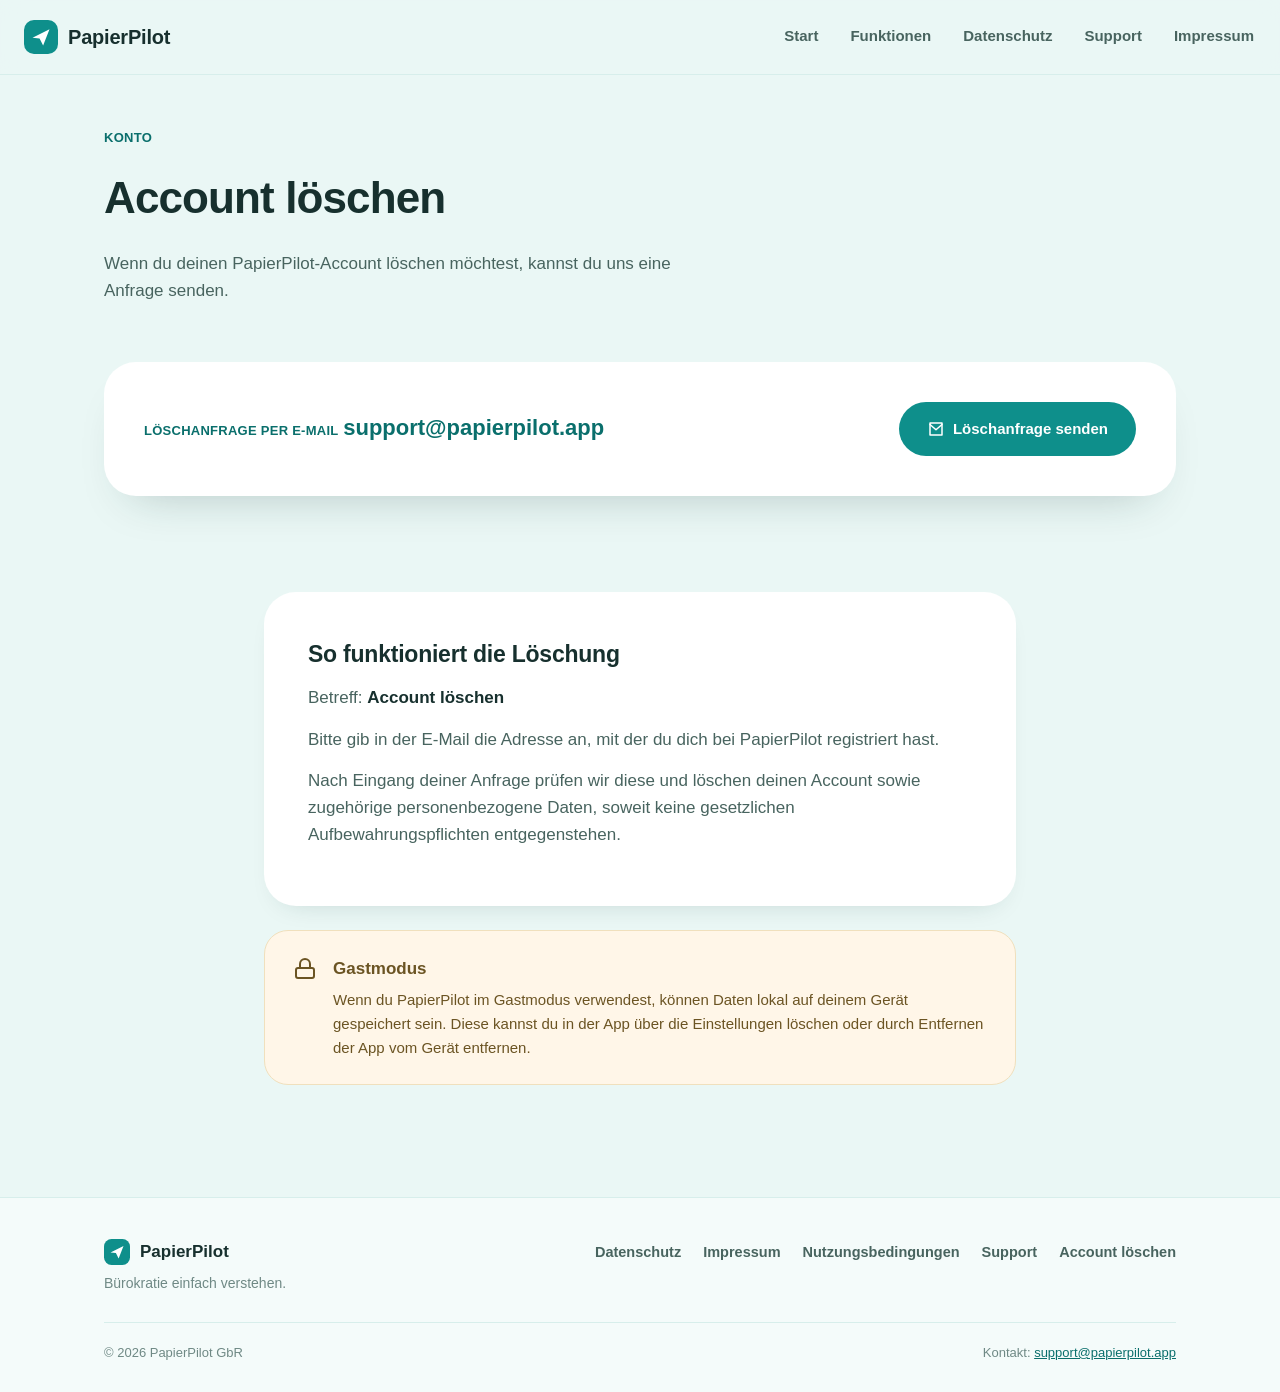
<file: account-loeschen.html>
<!DOCTYPE html>
<html lang="de">
<head>
<meta charset="UTF-8" />
<meta name="viewport" content="width=device-width, initial-scale=1.0" />
<title>Account löschen – PapierPilot</title>
<meta name="description" content="So lässt du deinen PapierPilot-Account und die zugehörigen personenbezogenen Daten löschen." />
<link rel="canonical" href="https://papierpilot.app/account-loeschen" />

<meta property="og:type" content="website" />
<meta property="og:title" content="Account löschen – PapierPilot" />
<meta property="og:description" content="So lässt du deinen PapierPilot-Account und die zugehörigen personenbezogenen Daten löschen." />
<meta property="og:url" content="https://papierpilot.app/account-loeschen" />
<meta property="og:locale" content="de_DE" />

<link rel="icon" href="/favicon.ico" sizes="any" />
<link rel="icon" href="/favicon.svg" type="image/svg+xml" />
<link rel="apple-touch-icon" href="/apple-touch-icon.png" />

<link rel="stylesheet" href="styles.css" />
</head>
<body>

<a class="skip-link" href="#hauptinhalt">Zum Inhalt springen</a>

<header class="site-header">
  <div class="header-inner">
    <a class="logo" href="/">
      <svg class="logo-mark" viewBox="0 0 48 48" fill="none" xmlns="http://www.w3.org/2000/svg" aria-hidden="true">
        <rect width="48" height="48" rx="14" fill="#0E8F8B"/>
        <path d="M12 25L36 13L27 36L22 26L12 25Z" fill="#ffffff"/>
      </svg>
      PapierPilot
    </a>
    <button class="nav-toggle" aria-expanded="false" aria-controls="main-nav" aria-label="Menü öffnen">
      <svg viewBox="0 0 24 24" fill="none" stroke="currentColor" stroke-width="2" stroke-linecap="round"><line x1="3" y1="6" x2="21" y2="6"/><line x1="3" y1="12" x2="21" y2="12"/><line x1="3" y1="18" x2="21" y2="18"/></svg>
    </button>
    <nav class="main-nav" id="main-nav" aria-label="Hauptnavigation">
      <a href="/">Start</a>
      <a href="/funktionen">Funktionen</a>
      <a href="/datenschutz">Datenschutz</a>
      <a href="/support">Support</a>
      <a href="/impressum">Impressum</a>
    </nav>
  </div>
</header>

<main id="hauptinhalt">

  <section class="page-hero">
    <div class="container">
      <span class="eyebrow">Konto</span>
      <h1>Account löschen</h1>
      <p>Wenn du deinen PapierPilot-Account löschen möchtest, kannst du uns eine Anfrage senden.</p>
    </div>
  </section>

  <section class="section-tight">
    <div class="container">
      <div class="contact-card">
        <div>
          <span class="eyebrow" style="margin-bottom:6px;">Löschanfrage per E-Mail</span>
          <a class="contact-email" href="mailto:support@papierpilot.app?subject=Account%20l%C3%B6schen">support@papierpilot.app</a>
        </div>
        <a class="btn btn-primary" href="mailto:support@papierpilot.app?subject=Account%20l%C3%B6schen">
          <svg width="18" height="18" viewBox="0 0 24 24" fill="none" stroke="currentColor" stroke-width="2" stroke-linecap="round" stroke-linejoin="round" aria-hidden="true"><path d="M4 4h16v16H4z"/><path d="M4 6l8 7 8-7"/></svg>
          Löschanfrage senden
        </a>
      </div>
    </div>
  </section>

  <section class="section">
    <div class="container" style="max-width: 800px;">
      <div class="content-card">
        <h2 style="margin-top:0;">So funktioniert die Löschung</h2>
        <p>
          Betreff: <strong>Account löschen</strong>
        </p>
        <p>
          Bitte gib in der E-Mail die Adresse an, mit der du dich bei PapierPilot registriert hast.
        </p>
        <p>
          Nach Eingang deiner Anfrage prüfen wir diese und löschen deinen Account sowie zugehörige
          personenbezogene Daten, soweit keine gesetzlichen Aufbewahrungspflichten entgegenstehen.
        </p>
      </div>

      <div class="notice">
        <svg viewBox="0 0 24 24" fill="none" stroke="currentColor" stroke-width="2" stroke-linecap="round" stroke-linejoin="round" aria-hidden="true"><rect x="3" y="11" width="18" height="10" rx="2"/><path d="M7 11V7a5 5 0 0110 0v4"/></svg>
        <div>
          <h3>Gastmodus</h3>
          <p>
            Wenn du PapierPilot im Gastmodus verwendest, können Daten lokal auf deinem Gerät gespeichert
            sein. Diese kannst du in der App über die Einstellungen löschen oder durch Entfernen der App
            vom Gerät entfernen.
          </p>
        </div>
      </div>
    </div>
  </section>

</main>

<footer class="site-footer">
  <div class="container">
    <div class="footer-inner">
      <div>
        <div class="footer-brand">
          <svg viewBox="0 0 48 48" fill="none" xmlns="http://www.w3.org/2000/svg" aria-hidden="true"><rect width="48" height="48" rx="14" fill="#0E8F8B"/><path d="M12 25L36 13L27 36L22 26L12 25Z" fill="#ffffff"/></svg>
          PapierPilot
        </div>
        <p class="footer-tagline">Bürokratie einfach verstehen.</p>
      </div>
      <ul class="footer-links">
        <li><a href="/datenschutz">Datenschutz</a></li>
        <li><a href="/impressum">Impressum</a></li>
        <li><a href="/nutzungsbedingungen">Nutzungsbedingungen</a></li>
        <li><a href="/support">Support</a></li>
        <li><a href="/account-loeschen">Account löschen</a></li>
      </ul>
    </div>
    <div class="footer-bottom">
      <span>© 2026 PapierPilot GbR</span>
      <span>Kontakt: <a href="mailto:support@papierpilot.app">support@papierpilot.app</a></span>
    </div>
  </div>
</footer>

<script src="script.js"></script>
</body>
</html>
</file>
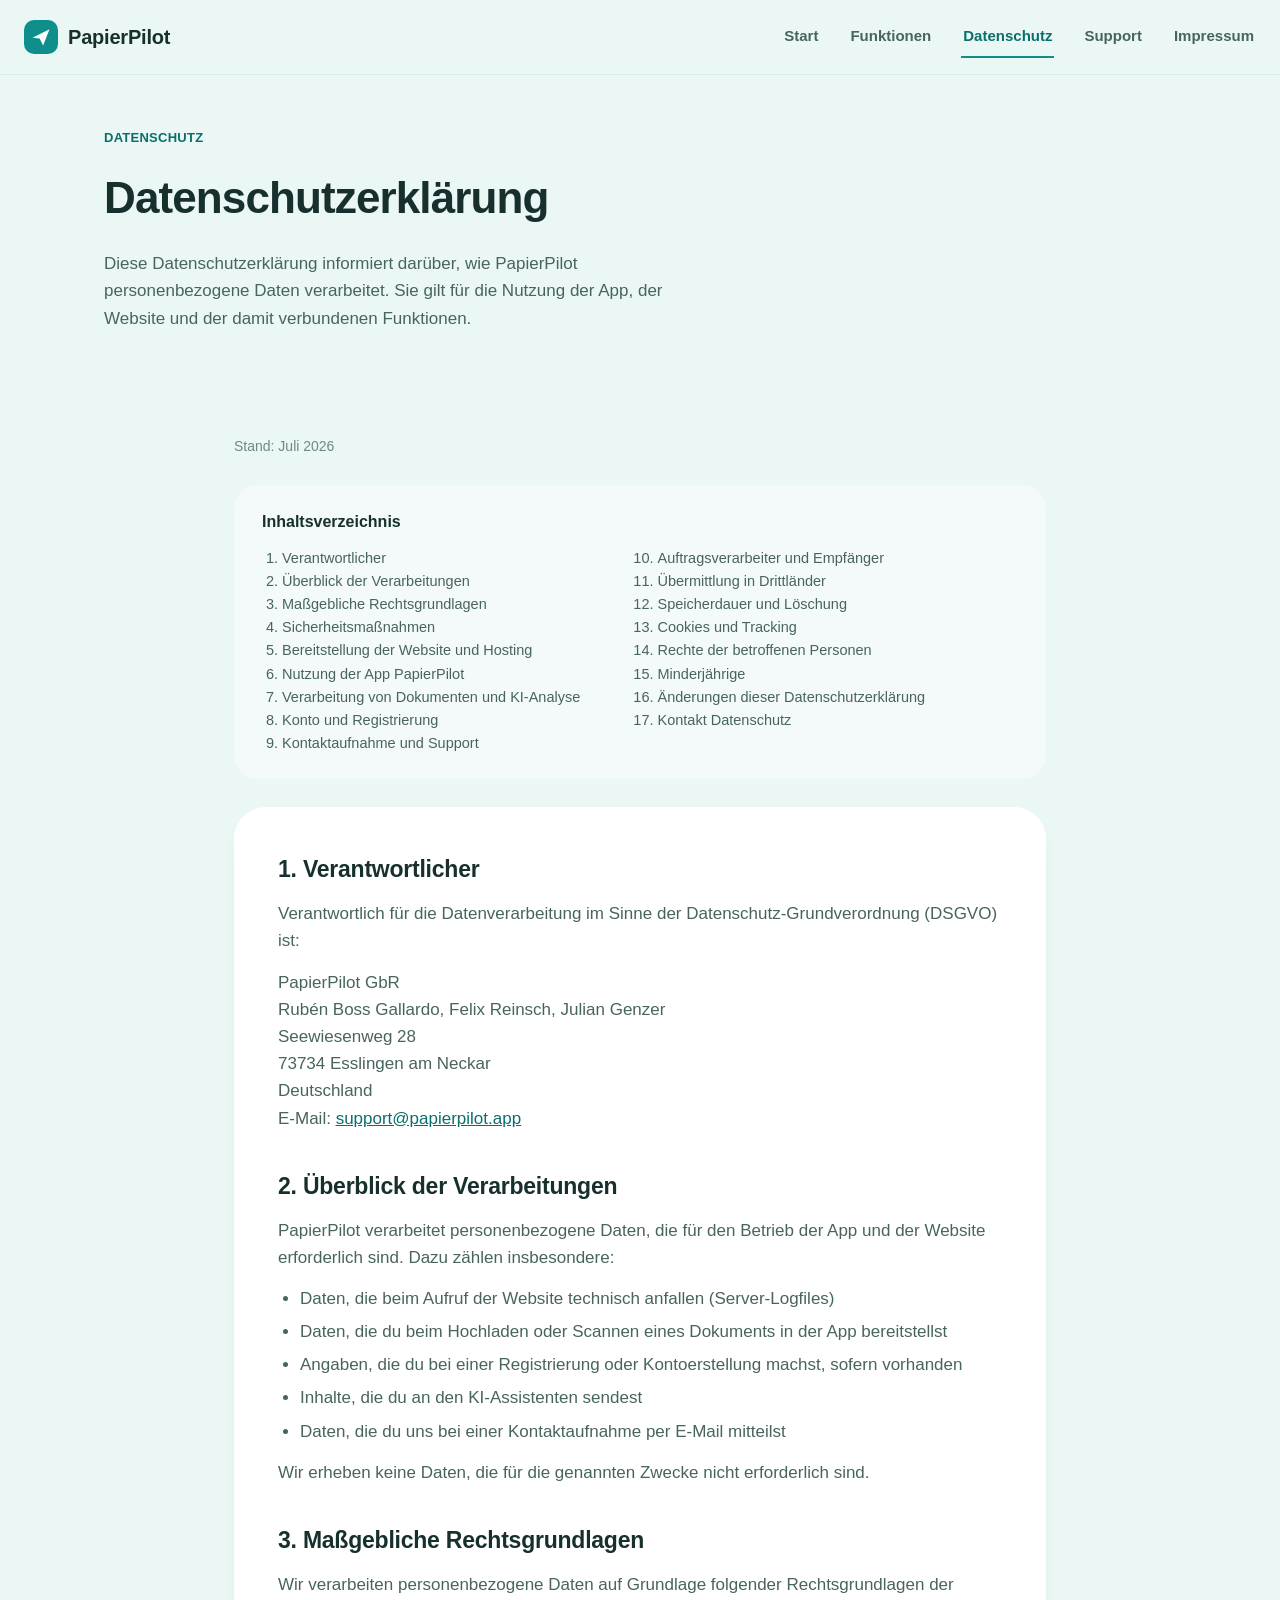
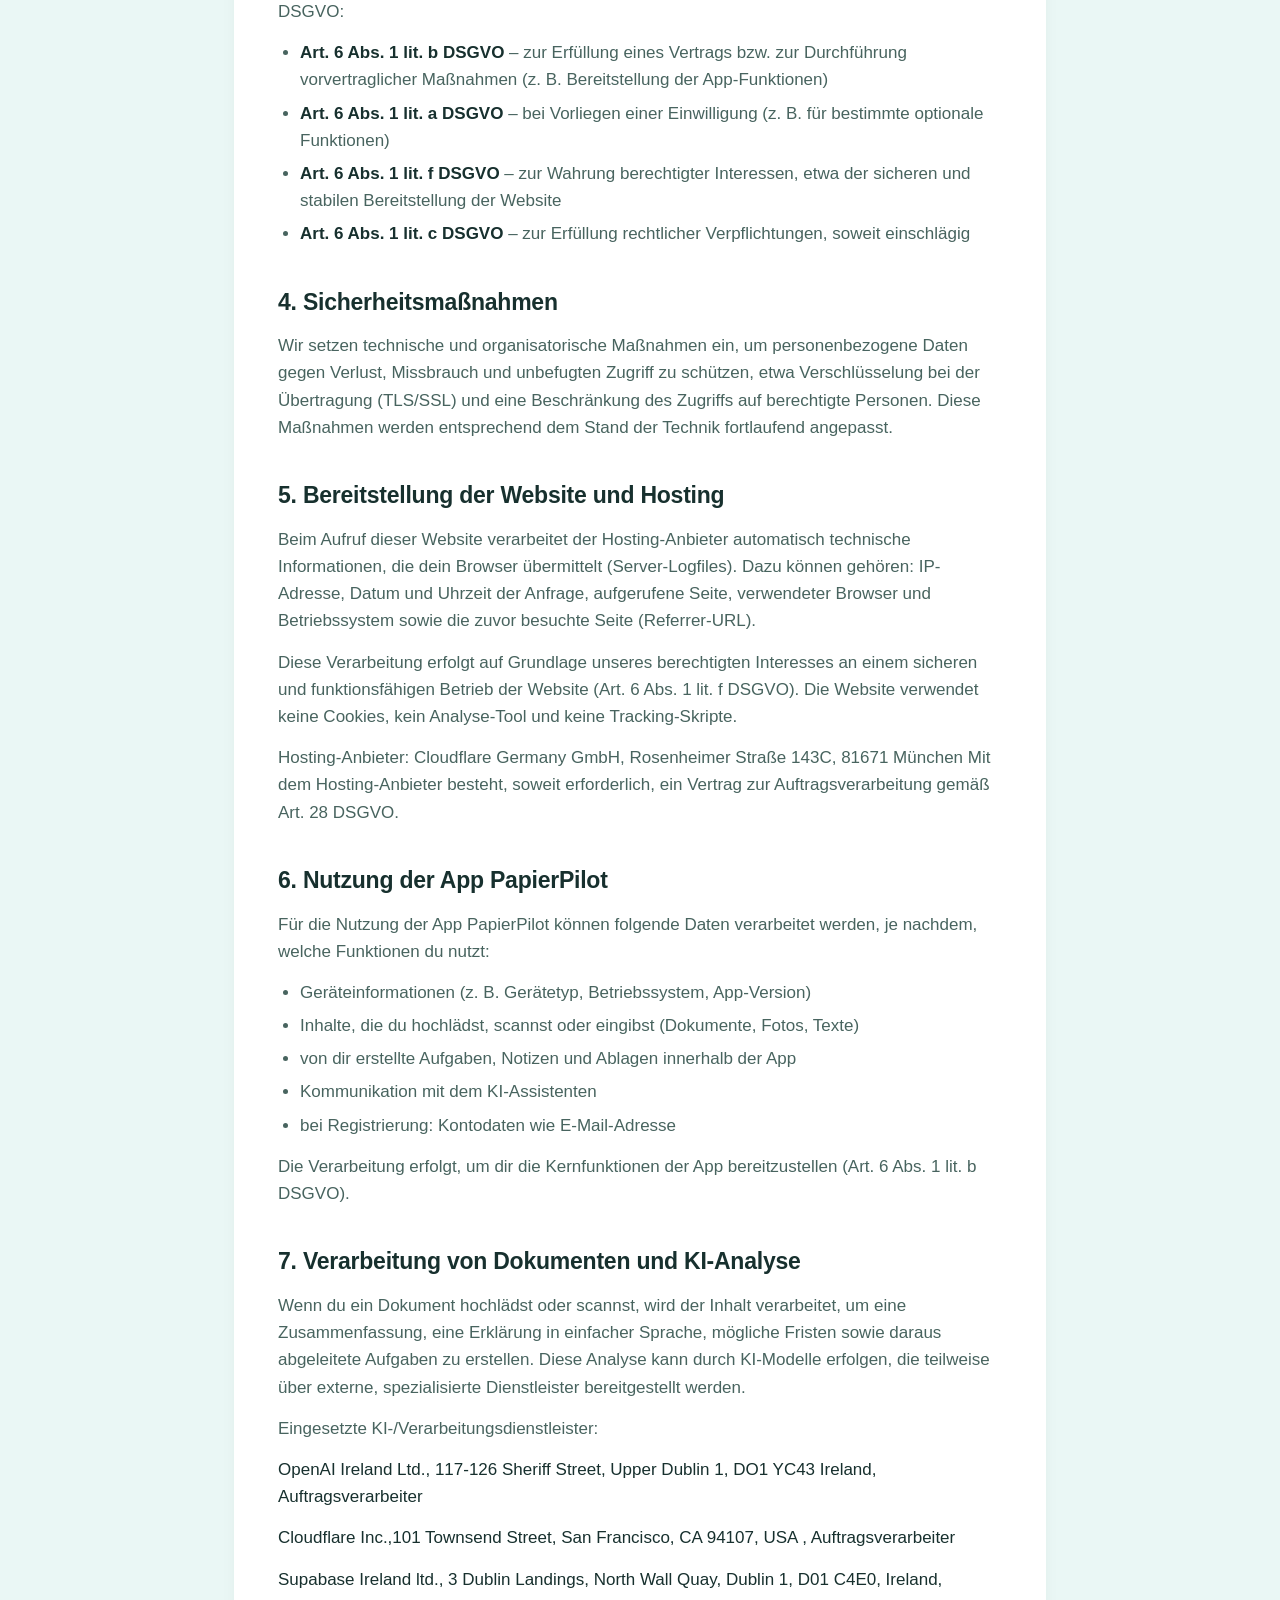
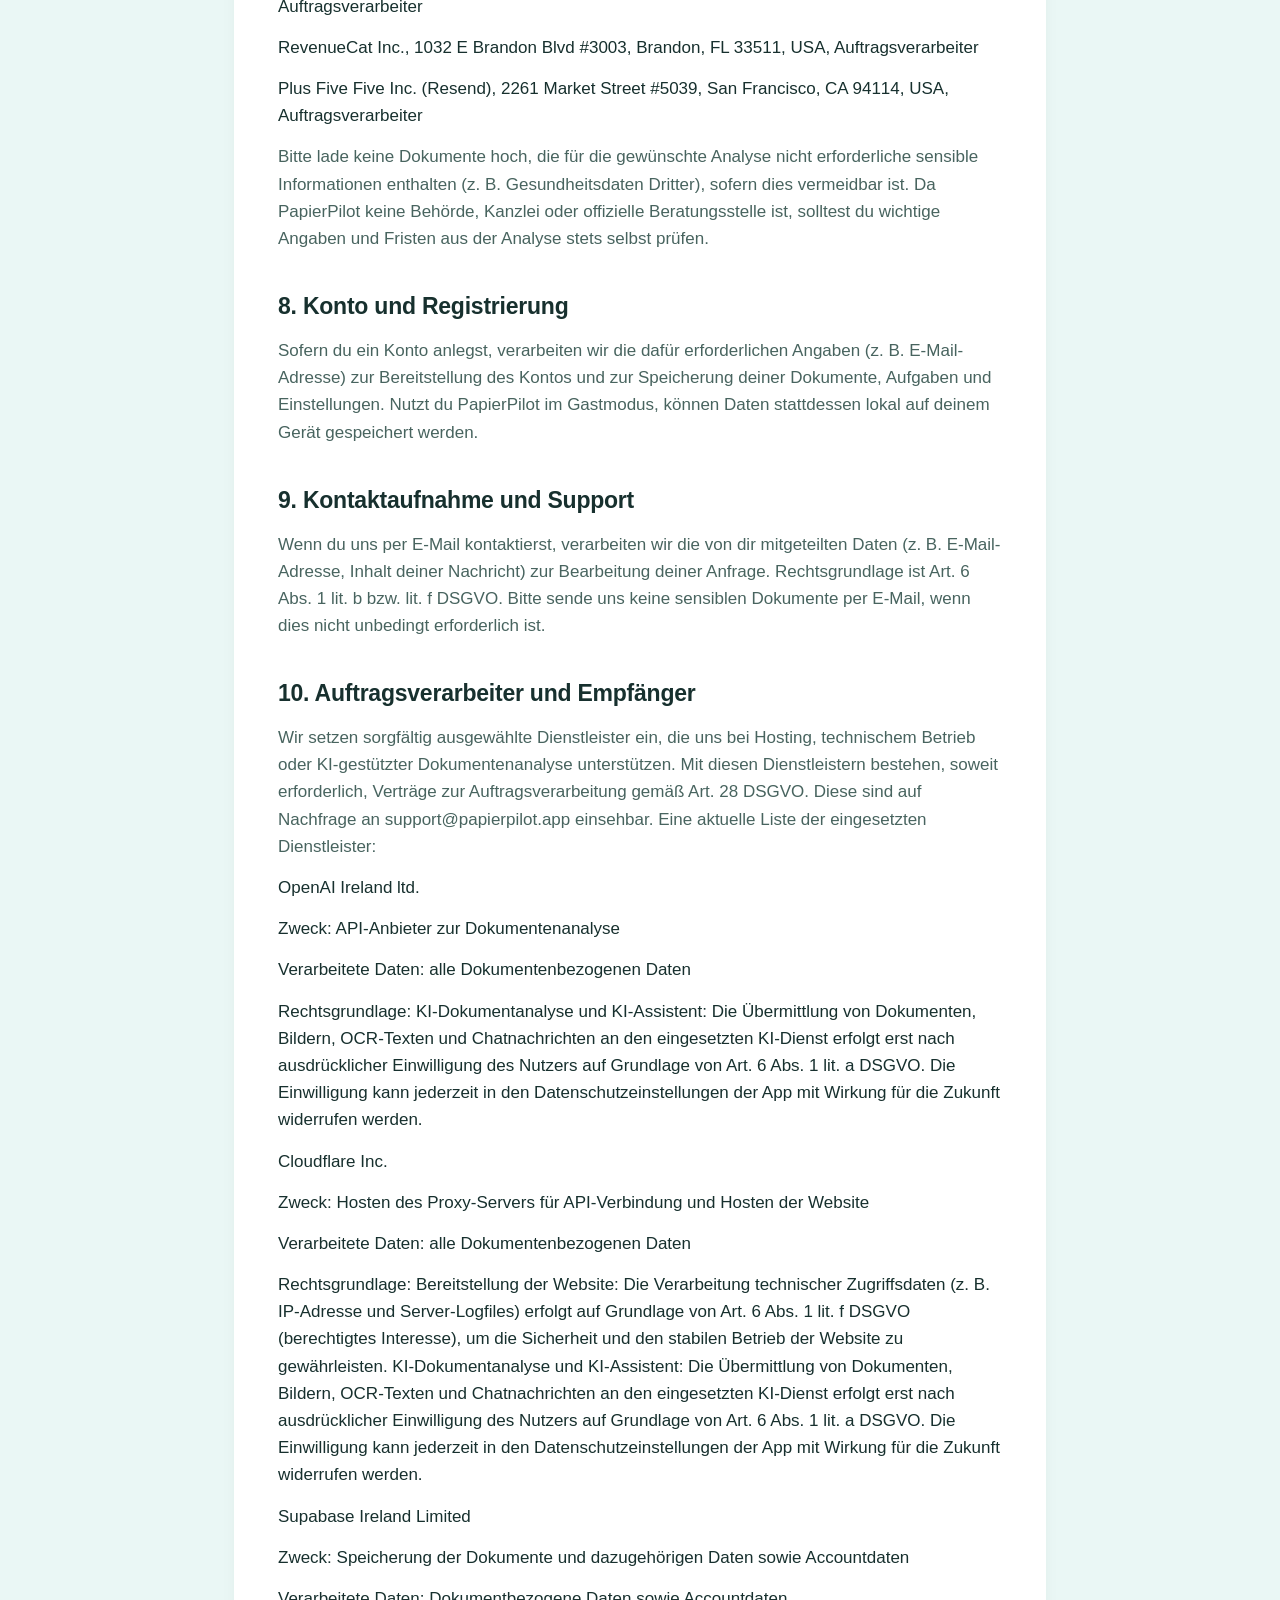
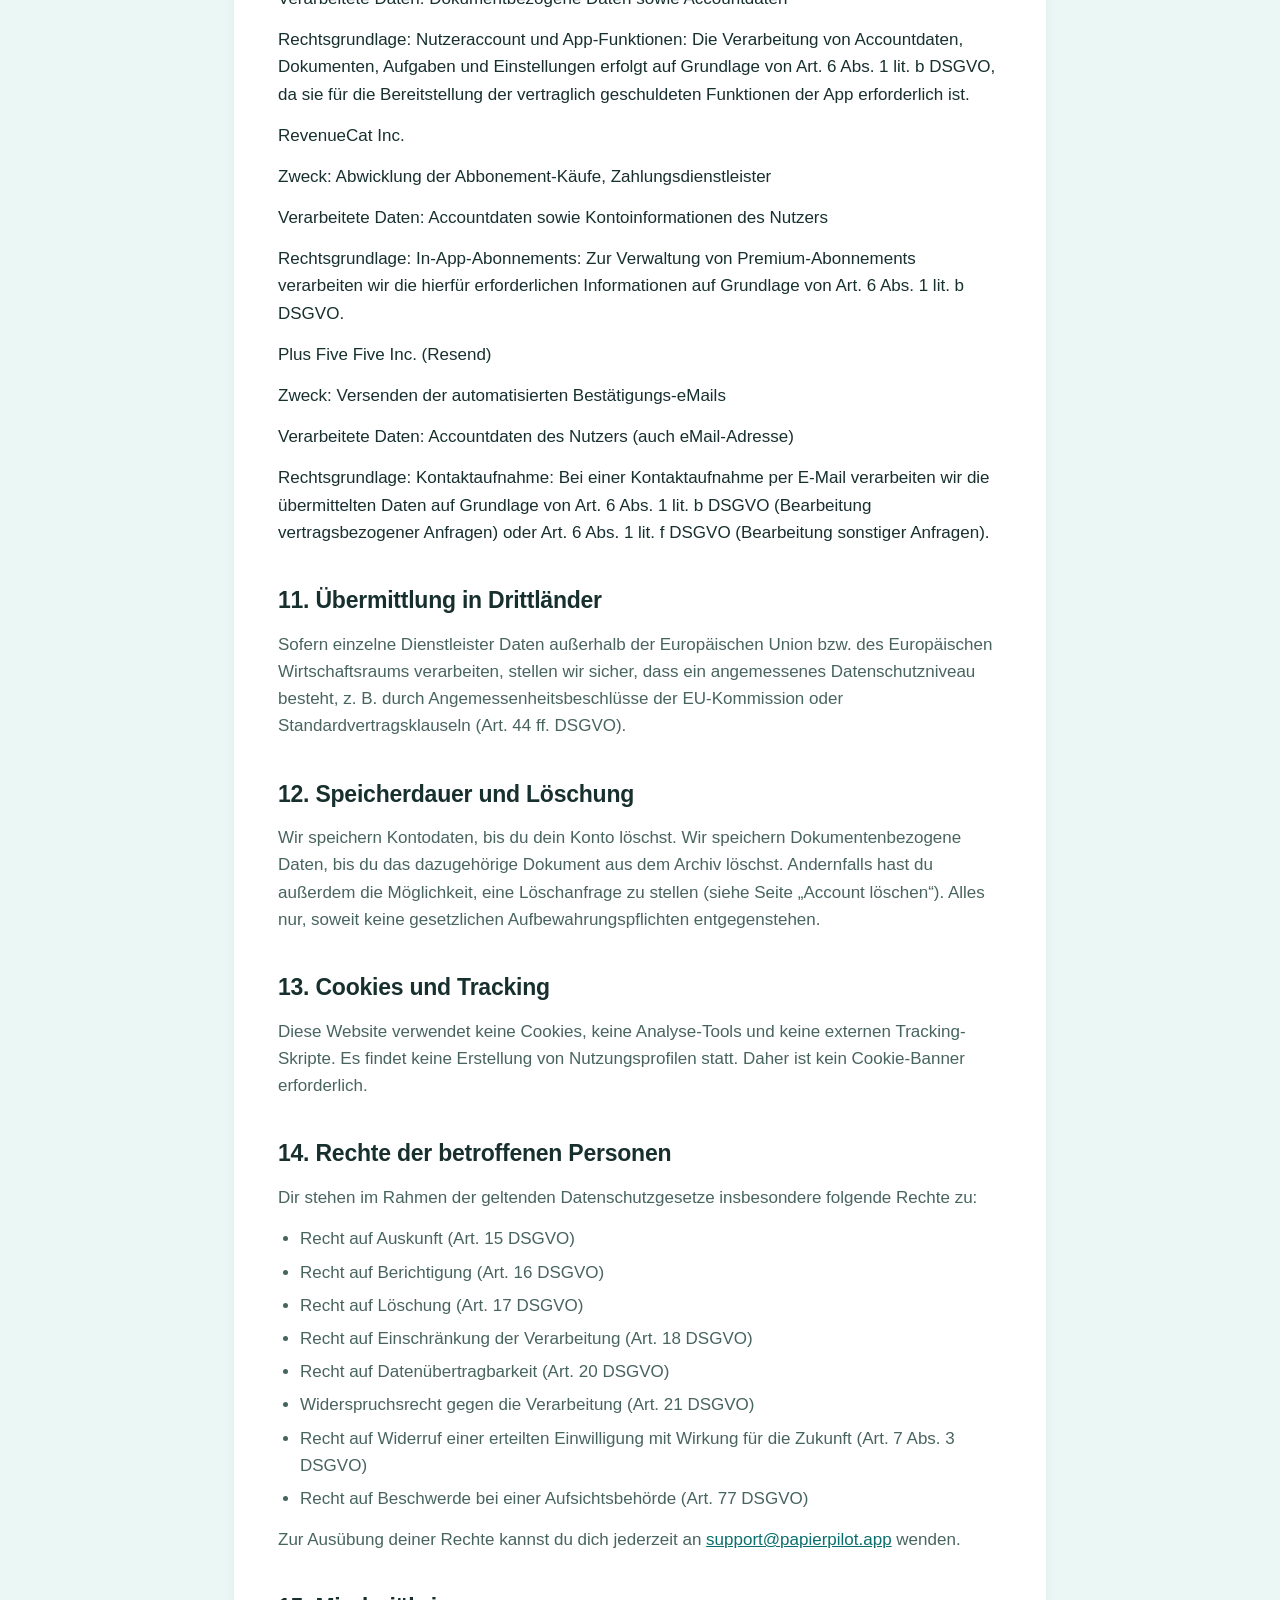
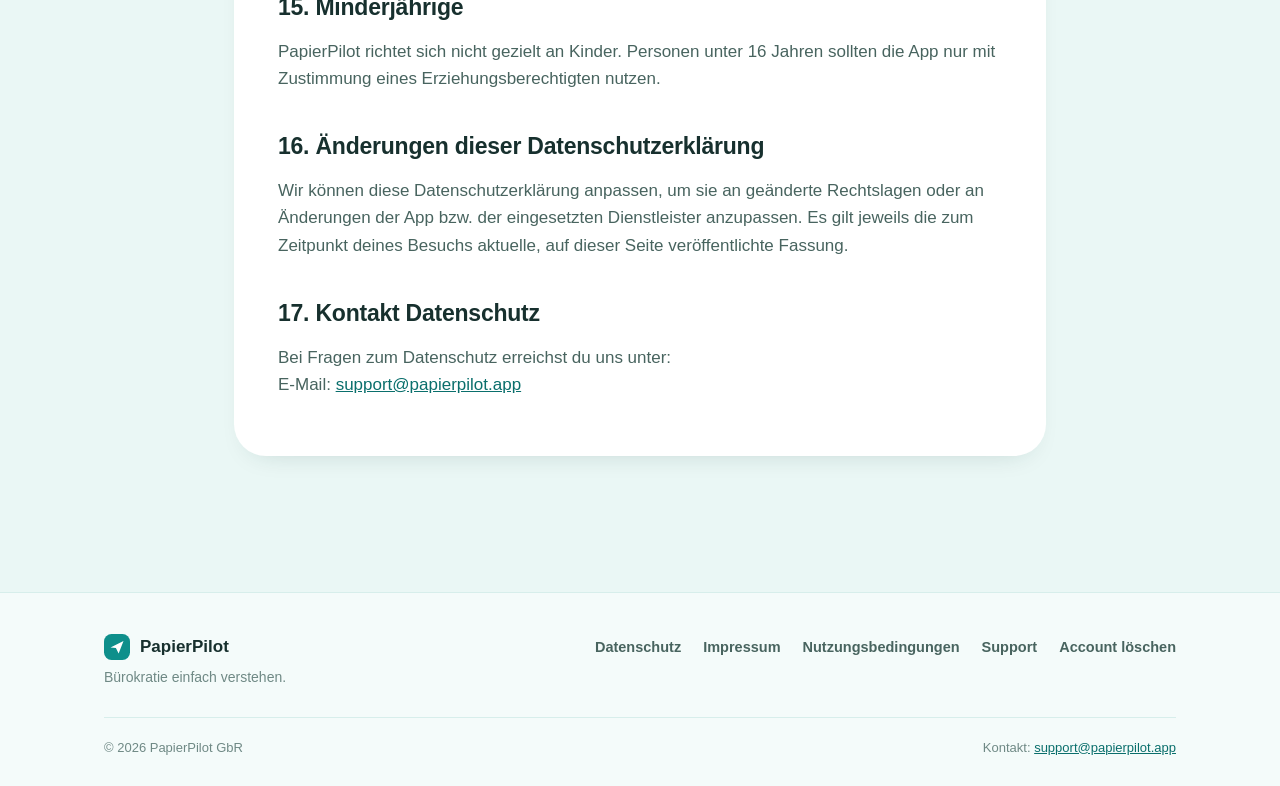
<file: datenschutz.html>
<!DOCTYPE html>
<html lang="de">
<head>
<meta charset="UTF-8" />
<meta name="viewport" content="width=device-width, initial-scale=1.0" />
<title>Datenschutz – PapierPilot</title>
<meta name="description" content="Datenschutzerklärung von PapierPilot: Informationen zur Verarbeitung personenbezogener Daten in der App und auf der Website." />
<link rel="canonical" href="https://papierpilot.app/datenschutz" />

<meta property="og:type" content="website" />
<meta property="og:title" content="Datenschutz – PapierPilot" />
<meta property="og:description" content="Datenschutzerklärung von PapierPilot: Informationen zur Verarbeitung personenbezogener Daten in der App und auf der Website." />
<meta property="og:url" content="https://papierpilot.app/datenschutz" />
<meta property="og:locale" content="de_DE" />

<link rel="icon" href="/favicon.ico" sizes="any" />
<link rel="icon" href="/favicon.svg" type="image/svg+xml" />
<link rel="apple-touch-icon" href="/apple-touch-icon.png" />

<link rel="stylesheet" href="styles.css" />
</head>
<body>

<a class="skip-link" href="#hauptinhalt">Zum Inhalt springen</a>

<header class="site-header">
  <div class="header-inner">
    <a class="logo" href="/">
      <svg class="logo-mark" viewBox="0 0 48 48" fill="none" xmlns="http://www.w3.org/2000/svg" aria-hidden="true">
        <rect width="48" height="48" rx="14" fill="#0E8F8B"/>
        <path d="M12 25L36 13L27 36L22 26L12 25Z" fill="#ffffff"/>
      </svg>
      PapierPilot
    </a>
    <button class="nav-toggle" aria-expanded="false" aria-controls="main-nav" aria-label="Menü öffnen">
      <svg viewBox="0 0 24 24" fill="none" stroke="currentColor" stroke-width="2" stroke-linecap="round"><line x1="3" y1="6" x2="21" y2="6"/><line x1="3" y1="12" x2="21" y2="12"/><line x1="3" y1="18" x2="21" y2="18"/></svg>
    </button>
    <nav class="main-nav" id="main-nav" aria-label="Hauptnavigation">
      <a href="/">Start</a>
      <a href="/funktionen">Funktionen</a>
      <a href="/datenschutz" aria-current="page">Datenschutz</a>
      <a href="/support">Support</a>
      <a href="/impressum">Impressum</a>
    </nav>
  </div>
</header>

<main id="hauptinhalt">

  <section class="page-hero">
    <div class="container">
      <span class="eyebrow">Datenschutz</span>
      <h1>Datenschutzerklärung</h1>
      <p>
        Diese Datenschutzerklärung informiert darüber, wie PapierPilot personenbezogene Daten verarbeitet.
        Sie gilt für die Nutzung der App, der Website und der damit verbundenen Funktionen.
      </p>
    </div>
  </section>

  <section class="section">
    <div class="container" style="max-width: 860px;">

      <!--
        WICHTIGER HINWEIS FÜR DIE UMSETZUNG:
        Der Nutzer hat keinen vorhandenen Datenschutztext zur 1:1-Übernahme bereitgestellt
        (im Prompt stand nur ein Platzhalter). Der folgende Text ist daher eine vollständige,
        auf die beschriebene App zugeschnittene DSGVO-Vorlage. Alle Stellen, die individuelle
        technische oder organisatorische Angaben benötigen (Hosting-Anbieter, ggf. eingesetzte
        KI-/Cloud-Dienstleister, Speicherfristen, Auftragsverarbeiter), sind unten als
        "bitte ergänzen" markiert und MÜSSEN vor Veröffentlichung durch die tatsächlichen
        Angaben ersetzt und juristisch geprüft werden.
      -->

      <p class="last-updated">Stand: Juli 2026</p>

      <div class="toc">
        <h2>Inhaltsverzeichnis</h2>
        <ol>
          <li><a href="#verantwortlicher">Verantwortlicher</a></li>
          <li><a href="#ueberblick">Überblick der Verarbeitungen</a></li>
          <li><a href="#rechtsgrundlagen">Maßgebliche Rechtsgrundlagen</a></li>
          <li><a href="#sicherheit">Sicherheitsmaßnahmen</a></li>
          <li><a href="#website-hosting">Bereitstellung der Website und Hosting</a></li>
          <li><a href="#app-nutzung">Nutzung der App PapierPilot</a></li>
          <li><a href="#dokumente">Verarbeitung von Dokumenten und KI-Analyse</a></li>
          <li><a href="#konto">Konto und Registrierung</a></li>
          <li><a href="#kontakt-support">Kontaktaufnahme und Support</a></li>
          <li><a href="#auftragsverarbeiter">Auftragsverarbeiter und Empfänger</a></li>
          <li><a href="#drittlaender">Übermittlung in Drittländer</a></li>
          <li><a href="#speicherdauer">Speicherdauer und Löschung</a></li>
          <li><a href="#cookies">Cookies und Tracking</a></li>
          <li><a href="#rechte">Rechte der betroffenen Personen</a></li>
          <li><a href="#minderjaehrige">Minderjährige</a></li>
          <li><a href="#aenderungen">Änderungen dieser Datenschutzerklärung</a></li>
          <li><a href="#kontakt-datenschutz">Kontakt Datenschutz</a></li>
        </ol>
      </div>

      <div class="content-card">

        <h2 id="verantwortlicher">1. Verantwortlicher</h2>
        <p>Verantwortlich für die Datenverarbeitung im Sinne der Datenschutz-Grundverordnung (DSGVO) ist:</p>
        <p>
          PapierPilot GbR<br />
          Rubén Boss Gallardo, Felix Reinsch, Julian Genzer<br />
          Seewiesenweg 28<br />
          73734 Esslingen am Neckar<br />
          Deutschland<br />
          E-Mail: <a href="mailto:support@papierpilot.app">support@papierpilot.app</a>
        </p>

        <h2 id="ueberblick">2. Überblick der Verarbeitungen</h2>
        <p>
          PapierPilot verarbeitet personenbezogene Daten, die für den Betrieb der App und der Website
          erforderlich sind. Dazu zählen insbesondere:
        </p>
        <ul>
          <li>Daten, die beim Aufruf der Website technisch anfallen (Server-Logfiles)</li>
          <li>Daten, die du beim Hochladen oder Scannen eines Dokuments in der App bereitstellst</li>
          <li>Angaben, die du bei einer Registrierung oder Kontoerstellung machst, sofern vorhanden</li>
          <li>Inhalte, die du an den KI-Assistenten sendest</li>
          <li>Daten, die du uns bei einer Kontaktaufnahme per E-Mail mitteilst</li>
        </ul>
        <p>Wir erheben keine Daten, die für die genannten Zwecke nicht erforderlich sind.</p>

        <h2 id="rechtsgrundlagen">3. Maßgebliche Rechtsgrundlagen</h2>
        <p>Wir verarbeiten personenbezogene Daten auf Grundlage folgender Rechtsgrundlagen der DSGVO:</p>
        <ul>
          <li><strong>Art. 6 Abs. 1 lit. b DSGVO</strong> – zur Erfüllung eines Vertrags bzw. zur Durchführung vorvertraglicher Maßnahmen (z. B. Bereitstellung der App-Funktionen)</li>
          <li><strong>Art. 6 Abs. 1 lit. a DSGVO</strong> – bei Vorliegen einer Einwilligung (z. B. für bestimmte optionale Funktionen)</li>
          <li><strong>Art. 6 Abs. 1 lit. f DSGVO</strong> – zur Wahrung berechtigter Interessen, etwa der sicheren und stabilen Bereitstellung der Website</li>
          <li><strong>Art. 6 Abs. 1 lit. c DSGVO</strong> – zur Erfüllung rechtlicher Verpflichtungen, soweit einschlägig</li>
        </ul>

        <h2 id="sicherheit">4. Sicherheitsmaßnahmen</h2>
        <p>
          Wir setzen technische und organisatorische Maßnahmen ein, um personenbezogene Daten gegen
          Verlust, Missbrauch und unbefugten Zugriff zu schützen, etwa Verschlüsselung bei der Übertragung
          (TLS/SSL) und eine Beschränkung des Zugriffs auf berechtigte Personen. Diese Maßnahmen werden
          entsprechend dem Stand der Technik fortlaufend angepasst.
        </p>

        <h2 id="website-hosting">5. Bereitstellung der Website und Hosting</h2>
        <p>
          Beim Aufruf dieser Website verarbeitet der Hosting-Anbieter automatisch technische Informationen,
          die dein Browser übermittelt (Server-Logfiles). Dazu können gehören: IP-Adresse, Datum und Uhrzeit
          der Anfrage, aufgerufene Seite, verwendeter Browser und Betriebssystem sowie die zuvor besuchte
          Seite (Referrer-URL).
        </p>
        <p>
          Diese Verarbeitung erfolgt auf Grundlage unseres berechtigten Interesses an einem sicheren und
          funktionsfähigen Betrieb der Website (Art. 6 Abs. 1 lit. f DSGVO). Die Website verwendet keine
          Cookies, kein Analyse-Tool und keine Tracking-Skripte.
        </p>
        <p>
          Hosting-Anbieter: Cloudflare Germany GmbH, Rosenheimer Straße 143C, 81671 München
          Mit dem Hosting-Anbieter besteht, soweit erforderlich, ein Vertrag zur Auftragsverarbeitung
          gemäß Art. 28 DSGVO.
        </p>

        <h2 id="app-nutzung">6. Nutzung der App PapierPilot</h2>
        <p>
          Für die Nutzung der App PapierPilot können folgende Daten verarbeitet werden, je nachdem, welche
          Funktionen du nutzt:
        </p>
        <ul>
          <li>Geräteinformationen (z. B. Gerätetyp, Betriebssystem, App-Version)</li>
          <li>Inhalte, die du hochlädst, scannst oder eingibst (Dokumente, Fotos, Texte)</li>
          <li>von dir erstellte Aufgaben, Notizen und Ablagen innerhalb der App</li>
          <li>Kommunikation mit dem KI-Assistenten</li>
          <li>bei Registrierung: Kontodaten wie E-Mail-Adresse</li>
        </ul>
        <p>
          Die Verarbeitung erfolgt, um dir die Kernfunktionen der App bereitzustellen (Art. 6 Abs. 1 lit. b DSGVO).
        </p>

        <h2 id="dokumente">7. Verarbeitung von Dokumenten und KI-Analyse</h2>
        <p>
          Wenn du ein Dokument hochlädst oder scannst, wird der Inhalt verarbeitet, um eine Zusammenfassung,
          eine Erklärung in einfacher Sprache, mögliche Fristen sowie daraus abgeleitete Aufgaben zu erstellen.
          Diese Analyse kann durch KI-Modelle erfolgen, die teilweise über externe, spezialisierte
          Dienstleister bereitgestellt werden.
        </p>
        <p>
          Eingesetzte KI-/Verarbeitungsdienstleister: 
        </p>
          OpenAI Ireland Ltd., 117-126 Sheriff Street, Upper Dublin 1, DO1 YC43 Ireland, Auftragsverarbeiter
         </p>
          Cloudflare Inc.,101 Townsend Street, San Francisco, CA 94107, USA , Auftragsverarbeiter
         </p> 
          Supabase Ireland ltd., 3 Dublin Landings, North Wall Quay, Dublin 1, D01 C4E0, Ireland, Auftragsverarbeiter
         </p>
          RevenueCat Inc., 1032 E Brandon Blvd #3003, Brandon, FL 33511, USA, Auftragsverarbeiter
         </p>
          Plus Five Five Inc. (Resend), 2261 Market Street #5039, San Francisco, CA 94114, USA, Auftragsverarbeiter
        </p>
        <p>
          Bitte lade keine Dokumente hoch, die für die gewünschte Analyse nicht erforderliche sensible
          Informationen enthalten (z. B. Gesundheitsdaten Dritter), sofern dies vermeidbar ist. Da PapierPilot
          keine Behörde, Kanzlei oder offizielle Beratungsstelle ist, solltest du wichtige Angaben und Fristen
          aus der Analyse stets selbst prüfen.
        </p>

        <h2 id="konto">8. Konto und Registrierung</h2>
        <p>
          Sofern du ein Konto anlegst, verarbeiten wir die dafür erforderlichen Angaben (z. B. E-Mail-Adresse)
          zur Bereitstellung des Kontos und zur Speicherung deiner Dokumente, Aufgaben und Einstellungen. Nutzt
          du PapierPilot im Gastmodus, können Daten stattdessen lokal auf deinem Gerät gespeichert werden.
        </p>

        <h2 id="kontakt-support">9. Kontaktaufnahme und Support</h2>
        <p>
          Wenn du uns per E-Mail kontaktierst, verarbeiten wir die von dir mitgeteilten Daten (z. B.
          E-Mail-Adresse, Inhalt deiner Nachricht) zur Bearbeitung deiner Anfrage. Rechtsgrundlage ist
          Art. 6 Abs. 1 lit. b bzw. lit. f DSGVO. Bitte sende uns keine sensiblen Dokumente per E-Mail,
          wenn dies nicht unbedingt erforderlich ist.
        </p>

        <h2 id="auftragsverarbeiter">10. Auftragsverarbeiter und Empfänger</h2>
        <p>
          Wir setzen sorgfältig ausgewählte Dienstleister ein, die uns bei Hosting, technischem Betrieb oder
          KI-gestützter Dokumentenanalyse unterstützen. Mit diesen Dienstleistern bestehen, soweit
          erforderlich, Verträge zur Auftragsverarbeitung gemäß Art. 28 DSGVO. Diese sind auf Nachfrage an support@papierpilot.app einsehbar. Eine aktuelle Liste der
          eingesetzten Dienstleister:
        </p>
          OpenAI Ireland ltd.
         </p> Zweck: API-Anbieter zur Dokumentenanalyse
         </p> Verarbeitete Daten: alle Dokumentenbezogenen Daten
         </p> Rechtsgrundlage: KI-Dokumentanalyse und KI-Assistent: Die Übermittlung von Dokumenten, Bildern, OCR-Texten und Chatnachrichten an den eingesetzten KI-Dienst erfolgt erst nach ausdrücklicher Einwilligung des Nutzers auf Grundlage von Art. 6 Abs. 1 lit. a DSGVO. Die Einwilligung kann jederzeit in den Datenschutzeinstellungen der App mit Wirkung für die Zukunft widerrufen werden.
         </p>
          Cloudflare Inc.
         </p> Zweck: Hosten des Proxy-Servers für API-Verbindung und Hosten der Website
         </p> Verarbeitete Daten: alle Dokumentenbezogenen Daten
         </p> Rechtsgrundlage: Bereitstellung der Website: Die Verarbeitung technischer Zugriffsdaten (z. B. IP-Adresse und Server-Logfiles) erfolgt auf Grundlage von Art. 6 Abs. 1 lit. f DSGVO (berechtigtes Interesse), um die Sicherheit und den stabilen Betrieb der Website zu gewährleisten.
                               KI-Dokumentanalyse und KI-Assistent: Die Übermittlung von Dokumenten, Bildern, OCR-Texten und Chatnachrichten an den eingesetzten KI-Dienst erfolgt erst nach ausdrücklicher Einwilligung des Nutzers auf Grundlage von Art. 6 Abs. 1 lit. a DSGVO. Die Einwilligung kann jederzeit in den Datenschutzeinstellungen der App mit Wirkung für die Zukunft widerrufen werden.
         </p>
          Supabase Ireland Limited
          </p> Zweck: Speicherung der Dokumente und dazugehörigen Daten sowie Accountdaten
         </p> Verarbeitete Daten: Dokumentbezogene Daten sowie Accountdaten
         </p> Rechtsgrundlage: Nutzeraccount und App-Funktionen: Die Verarbeitung von Accountdaten, Dokumenten, Aufgaben und Einstellungen erfolgt auf Grundlage von Art. 6 Abs. 1 lit. b DSGVO, da sie für die Bereitstellung der vertraglich geschuldeten Funktionen der App erforderlich ist.
         </p>
          RevenueCat Inc.
         </p> Zweck: Abwicklung der Abbonement-Käufe, Zahlungsdienstleister
         </p> Verarbeitete Daten: Accountdaten sowie Kontoinformationen des Nutzers
         </p> Rechtsgrundlage: In-App-Abonnements: Zur Verwaltung von Premium-Abonnements verarbeiten wir die hierfür erforderlichen Informationen auf Grundlage von Art. 6 Abs. 1 lit. b DSGVO.       
         </p>
          Plus Five Five Inc. (Resend)
         </p> Zweck: Versenden der automatisierten Bestätigungs-eMails
         </p> Verarbeitete Daten: Accountdaten des Nutzers (auch eMail-Adresse)
         </p> Rechtsgrundlage: Kontaktaufnahme: Bei einer Kontaktaufnahme per E-Mail verarbeiten wir die übermittelten Daten auf Grundlage von Art. 6 Abs. 1 lit. b DSGVO (Bearbeitung vertragsbezogener Anfragen) oder Art. 6 Abs. 1 lit. f DSGVO (Bearbeitung sonstiger Anfragen).
        </p>

        <h2 id="drittlaender">11. Übermittlung in Drittländer</h2>
        <p>
          Sofern einzelne Dienstleister Daten außerhalb der Europäischen Union bzw. des Europäischen
          Wirtschaftsraums verarbeiten, stellen wir sicher, dass ein angemessenes Datenschutzniveau besteht,
          z. B. durch Angemessenheitsbeschlüsse der EU-Kommission oder Standardvertragsklauseln
          (Art. 44 ff. DSGVO). 
        </p>

        <h2 id="speicherdauer">12. Speicherdauer und Löschung</h2>
        <p>
          Wir speichern  Kontodaten, bis du dein Konto löschst. Wir speichern Dokumentenbezogene Daten, bis du das dazugehörige Dokument aus dem Archiv löschst. Andernfalls hast du außerdem die Möglichkeit, eine Löschanfrage zu stellen (siehe Seite
          „Account löschen“). Alles nur, soweit keine gesetzlichen Aufbewahrungspflichten entgegenstehen. 
        </p>

        <h2 id="cookies">13. Cookies und Tracking</h2>
        <p>
          Diese Website verwendet keine Cookies, keine Analyse-Tools und keine externen Tracking-Skripte.
          Es findet keine Erstellung von Nutzungsprofilen statt. Daher ist kein Cookie-Banner erforderlich.
        </p>

        <h2 id="rechte">14. Rechte der betroffenen Personen</h2>
        <p>Dir stehen im Rahmen der geltenden Datenschutzgesetze insbesondere folgende Rechte zu:</p>
        <ul>
          <li>Recht auf Auskunft (Art. 15 DSGVO)</li>
          <li>Recht auf Berichtigung (Art. 16 DSGVO)</li>
          <li>Recht auf Löschung (Art. 17 DSGVO)</li>
          <li>Recht auf Einschränkung der Verarbeitung (Art. 18 DSGVO)</li>
          <li>Recht auf Datenübertragbarkeit (Art. 20 DSGVO)</li>
          <li>Widerspruchsrecht gegen die Verarbeitung (Art. 21 DSGVO)</li>
          <li>Recht auf Widerruf einer erteilten Einwilligung mit Wirkung für die Zukunft (Art. 7 Abs. 3 DSGVO)</li>
          <li>Recht auf Beschwerde bei einer Aufsichtsbehörde (Art. 77 DSGVO)</li>
        </ul>
        <p>
          Zur Ausübung deiner Rechte kannst du dich jederzeit an
          <a href="mailto:support@papierpilot.app">support@papierpilot.app</a> wenden.
        </p>

        <h2 id="minderjaehrige">15. Minderjährige</h2>
        <p>
          PapierPilot richtet sich nicht gezielt an Kinder. Personen unter 16 Jahren sollten die App nur mit
          Zustimmung eines Erziehungsberechtigten nutzen.
        </p>

        <h2 id="aenderungen">16. Änderungen dieser Datenschutzerklärung</h2>
        <p>
          Wir können diese Datenschutzerklärung anpassen, um sie an geänderte Rechtslagen oder an
          Änderungen der App bzw. der eingesetzten Dienstleister anzupassen. Es gilt jeweils die zum
          Zeitpunkt deines Besuchs aktuelle, auf dieser Seite veröffentlichte Fassung.
        </p>

        <h2 id="kontakt-datenschutz">17. Kontakt Datenschutz</h2>
        <p>
          Bei Fragen zum Datenschutz erreichst du uns unter:<br />
          E-Mail: <a href="mailto:support@papierpilot.app">support@papierpilot.app</a>
        </p>

      </div>
    </div>
  </section>

</main>

<footer class="site-footer">
  <div class="container">
    <div class="footer-inner">
      <div>
        <div class="footer-brand">
          <svg viewBox="0 0 48 48" fill="none" xmlns="http://www.w3.org/2000/svg" aria-hidden="true"><rect width="48" height="48" rx="14" fill="#0E8F8B"/><path d="M12 25L36 13L27 36L22 26L12 25Z" fill="#ffffff"/></svg>
          PapierPilot
        </div>
        <p class="footer-tagline">Bürokratie einfach verstehen.</p>
      </div>
      <ul class="footer-links">
        <li><a href="/datenschutz">Datenschutz</a></li>
        <li><a href="/impressum">Impressum</a></li>
        <li><a href="/nutzungsbedingungen">Nutzungsbedingungen</a></li>
        <li><a href="/support">Support</a></li>
        <li><a href="/account-loeschen">Account löschen</a></li>
      </ul>
    </div>
    <div class="footer-bottom">
      <span>© 2026 PapierPilot GbR</span>
      <span>Kontakt: <a href="mailto:support@papierpilot.app">support@papierpilot.app</a></span>
    </div>
  </div>
</footer>

<script src="script.js"></script>
</body>
</html>
</file>
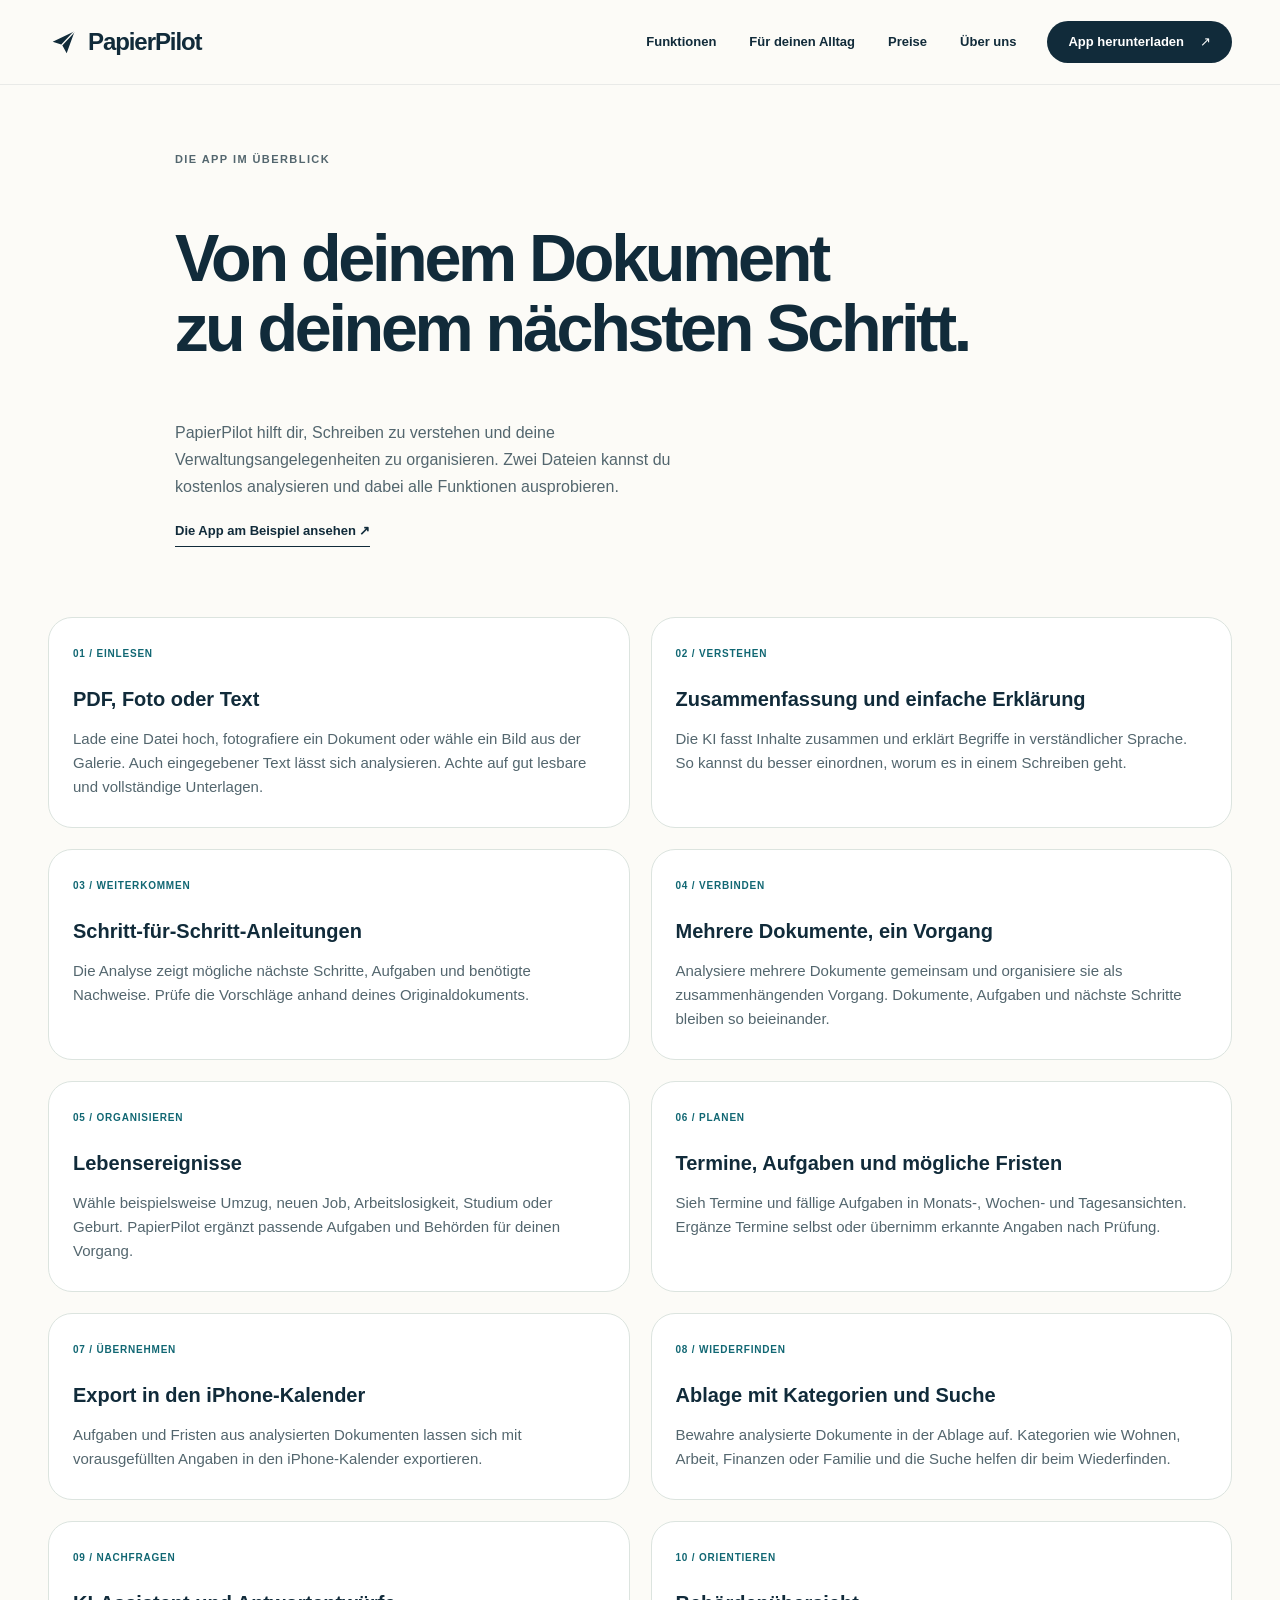
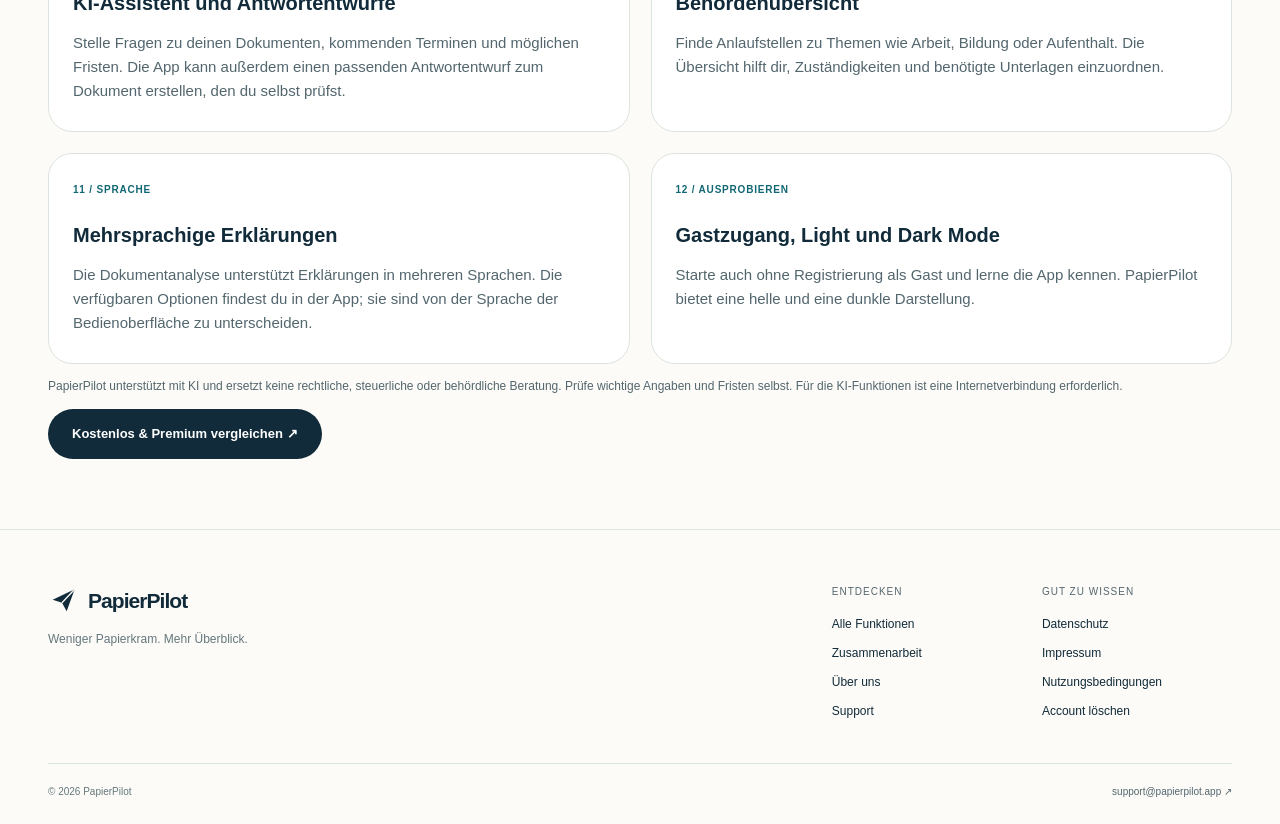
<file: funktionen.html>
<!DOCTYPE html>
<html lang="de">
<head>
<meta charset="UTF-8"/>
<meta name="viewport" content="width=device-width, initial-scale=1"/>
<title>Alle Funktionen – PapierPilot</title>
<meta name="description" content="Dokumente verstehen, Vorgänge organisieren, mögliche Fristen erkennen und Termine in den iPhone-Kalender übernehmen. Entdecke PapierPilot."/>
<meta name="theme-color" content="#FCFBF7"/>
<link rel="canonical" href="https://papierpilot.app/funktionen"/>
<meta property="og:type" content="website"/>
<meta property="og:title" content="Alle Funktionen – PapierPilot"/>
<meta property="og:description" content="Dokumente verstehen, Vorgänge organisieren, mögliche Fristen erkennen und Termine in den iPhone-Kalender übernehmen. Entdecke PapierPilot."/>
<meta property="og:url" content="https://papierpilot.app/funktionen"/>
<meta property="og:locale" content="de_DE"/>
<meta property="og:image" content="https://papierpilot.app/og-image.png"/>
<link rel="icon" href="/favicon.svg" type="image/svg+xml"/>
<link rel="apple-touch-icon" href="/apple-touch-icon.png"/>
<link rel="stylesheet" href="styles.css"/>
<link rel="stylesheet" href="landing.css"/>
<script src="script.js" defer></script>
</head>
<body>
<a class="skip-link" href="#hauptinhalt">Zum Inhalt springen</a>
<header class="site-header">
  <div class="header-inner">
    <a class="logo" href="/" aria-label="PapierPilot – Startseite">
      <svg class="logo-mark" viewBox="0 0 48 48" fill="none" aria-hidden="true"><path d="M7 23.5 40 8 28 41l-7-13-14-4.5Z" fill="currentColor"/><path d="m21 28 19-20" stroke="#FCFBF7" stroke-width="2" stroke-linecap="round"/></svg>
      PapierPilot
    </a>
    <button class="nav-toggle" type="button" aria-expanded="false" aria-controls="main-nav" aria-label="Menü öffnen">
      <svg viewBox="0 0 24 24" fill="none" stroke="currentColor" stroke-width="1.8" aria-hidden="true"><path d="M4 8h16M4 16h16"/></svg>
    </button>
    <nav class="main-nav" id="main-nav" aria-label="Hauptnavigation">
      <a href="/#funktionen">Funktionen</a>
      <a href="/#alltag">Für deinen Alltag</a>
      <a href="/#preise">Preise</a>
      <a href="/ueber-uns.html">Über uns</a>
      <a class="nav-download" href="https://apps.apple.com/de/app/papierpilot/id6788533712" target="_blank" rel="noopener noreferrer">App herunterladen <span aria-hidden="true">↗</span></a>
    </nav>
  </div>
</header>
<main id="hauptinhalt">
<section class="container editorial-hero"><p class="overline">Die App im Überblick</p><h1>Von deinem Dokument<br/>zu deinem nächsten Schritt.</h1><p>PapierPilot hilft dir, Schreiben zu verstehen und deine Verwaltungsangelegenheiten zu organisieren. Zwei Dateien kannst du kostenlos analysieren und dabei alle Funktionen ausprobieren.</p><a class="text-link" href="/#so-funktionierts">Die App am Beispiel ansehen ↗</a></section>
<section class="editorial-section"><div class="container feature-detail-grid">
<article class="feature-card"><span class="feature-number">01 / Einlesen</span><h2>PDF, Foto oder Text</h2><p>Lade eine Datei hoch, fotografiere ein Dokument oder wähle ein Bild aus der Galerie. Auch eingegebener Text lässt sich analysieren. Achte auf gut lesbare und vollständige Unterlagen.</p></article>
<article class="feature-card"><span class="feature-number">02 / Verstehen</span><h2>Zusammenfassung und einfache Erklärung</h2><p>Die KI fasst Inhalte zusammen und erklärt Begriffe in verständlicher Sprache. So kannst du besser einordnen, worum es in einem Schreiben geht.</p></article>
<article class="feature-card"><span class="feature-number">03 / Weiterkommen</span><h2>Schritt-für-Schritt-Anleitungen</h2><p>Die Analyse zeigt mögliche nächste Schritte, Aufgaben und benötigte Nachweise. Prüfe die Vorschläge anhand deines Originaldokuments.</p></article>
<article class="feature-card"><span class="feature-number">04 / Verbinden</span><h2>Mehrere Dokumente, ein Vorgang</h2><p>Analysiere mehrere Dokumente gemeinsam und organisiere sie als zusammenhängenden Vorgang. Dokumente, Aufgaben und nächste Schritte bleiben so beieinander.</p></article>
<article class="feature-card"><span class="feature-number">05 / Organisieren</span><h2>Lebensereignisse</h2><p>Wähle beispielsweise Umzug, neuen Job, Arbeitslosigkeit, Studium oder Geburt. PapierPilot ergänzt passende Aufgaben und Behörden für deinen Vorgang.</p></article>
<article class="feature-card"><span class="feature-number">06 / Planen</span><h2>Termine, Aufgaben und mögliche Fristen</h2><p>Sieh Termine und fällige Aufgaben in Monats-, Wochen- und Tagesansichten. Ergänze Termine selbst oder übernimm erkannte Angaben nach Prüfung.</p></article>
<article class="feature-card"><span class="feature-number">07 / Übernehmen</span><h2>Export in den iPhone-Kalender</h2><p>Aufgaben und Fristen aus analysierten Dokumenten lassen sich mit vorausgefüllten Angaben in den iPhone-Kalender exportieren.</p></article>
<article class="feature-card"><span class="feature-number">08 / Wiederfinden</span><h2>Ablage mit Kategorien und Suche</h2><p>Bewahre analysierte Dokumente in der Ablage auf. Kategorien wie Wohnen, Arbeit, Finanzen oder Familie und die Suche helfen dir beim Wiederfinden.</p></article>
<article class="feature-card"><span class="feature-number">09 / Nachfragen</span><h2>KI-Assistent und Antwortentwürfe</h2><p>Stelle Fragen zu deinen Dokumenten, kommenden Terminen und möglichen Fristen. Die App kann außerdem einen passenden Antwortentwurf zum Dokument erstellen, den du selbst prüfst.</p></article>
<article class="feature-card"><span class="feature-number">10 / Orientieren</span><h2>Behördenübersicht</h2><p>Finde Anlaufstellen zu Themen wie Arbeit, Bildung oder Aufenthalt. Die Übersicht hilft dir, Zuständigkeiten und benötigte Unterlagen einzuordnen.</p></article>
<article class="feature-card"><span class="feature-number">11 / Sprache</span><h2>Mehrsprachige Erklärungen</h2><p>Die Dokumentanalyse unterstützt Erklärungen in mehreren Sprachen. Die verfügbaren Optionen findest du in der App; sie sind von der Sprache der Bedienoberfläche zu unterscheiden.</p></article>
<article class="feature-card"><span class="feature-number">12 / Ausprobieren</span><h2>Gastzugang, Light und Dark Mode</h2><p>Starte auch ohne Registrierung als Gast und lerne die App kennen. PapierPilot bietet eine helle und eine dunkle Darstellung.</p></article>
</div><div class="container"><p class="technical-note">PapierPilot unterstützt mit KI und ersetzt keine rechtliche, steuerliche oder behördliche Beratung. Prüfe wichtige Angaben und Fristen selbst. Für die KI-Funktionen ist eine Internetverbindung erforderlich.</p><a class="btn btn-primary" href="/#preise">Kostenlos &amp; Premium vergleichen ↗</a></div></section>
</main>
<footer class="site-footer">
  <div class="container">
    <div class="footer-inner">
      <div><a class="logo footer-logo" href="/"><svg class="logo-mark" viewBox="0 0 48 48" fill="none" aria-hidden="true"><path d="M7 23.5 40 8 28 41l-7-13-14-4.5Z" fill="currentColor"/><path d="m21 28 19-20" stroke="#FCFBF7" stroke-width="2"/></svg>PapierPilot</a><p class="footer-tagline">Weniger Papierkram. Mehr Überblick.</p></div>
      <div class="footer-link-groups">
        <div><span class="footer-group-title">Entdecken</span><a href="/funktionen.html">Alle Funktionen</a><a href="/zusammenarbeit.html">Zusammenarbeit</a><a href="/ueber-uns.html">Über uns</a><a href="/support.html">Support</a></div>
        <div><span class="footer-group-title">Gut zu wissen</span><a href="/datenschutz.html">Datenschutz</a><a href="/impressum.html">Impressum</a><a href="/nutzungsbedingungen.html">Nutzungsbedingungen</a><a href="/account-loeschen.html">Account löschen</a></div>
      </div>
    </div>
    <div class="footer-bottom"><span>© 2026 PapierPilot</span><a href="mailto:support@papierpilot.app">support@papierpilot.app <span aria-hidden="true">↗</span></a></div>
  </div>
</footer>
</body></html>
</file>
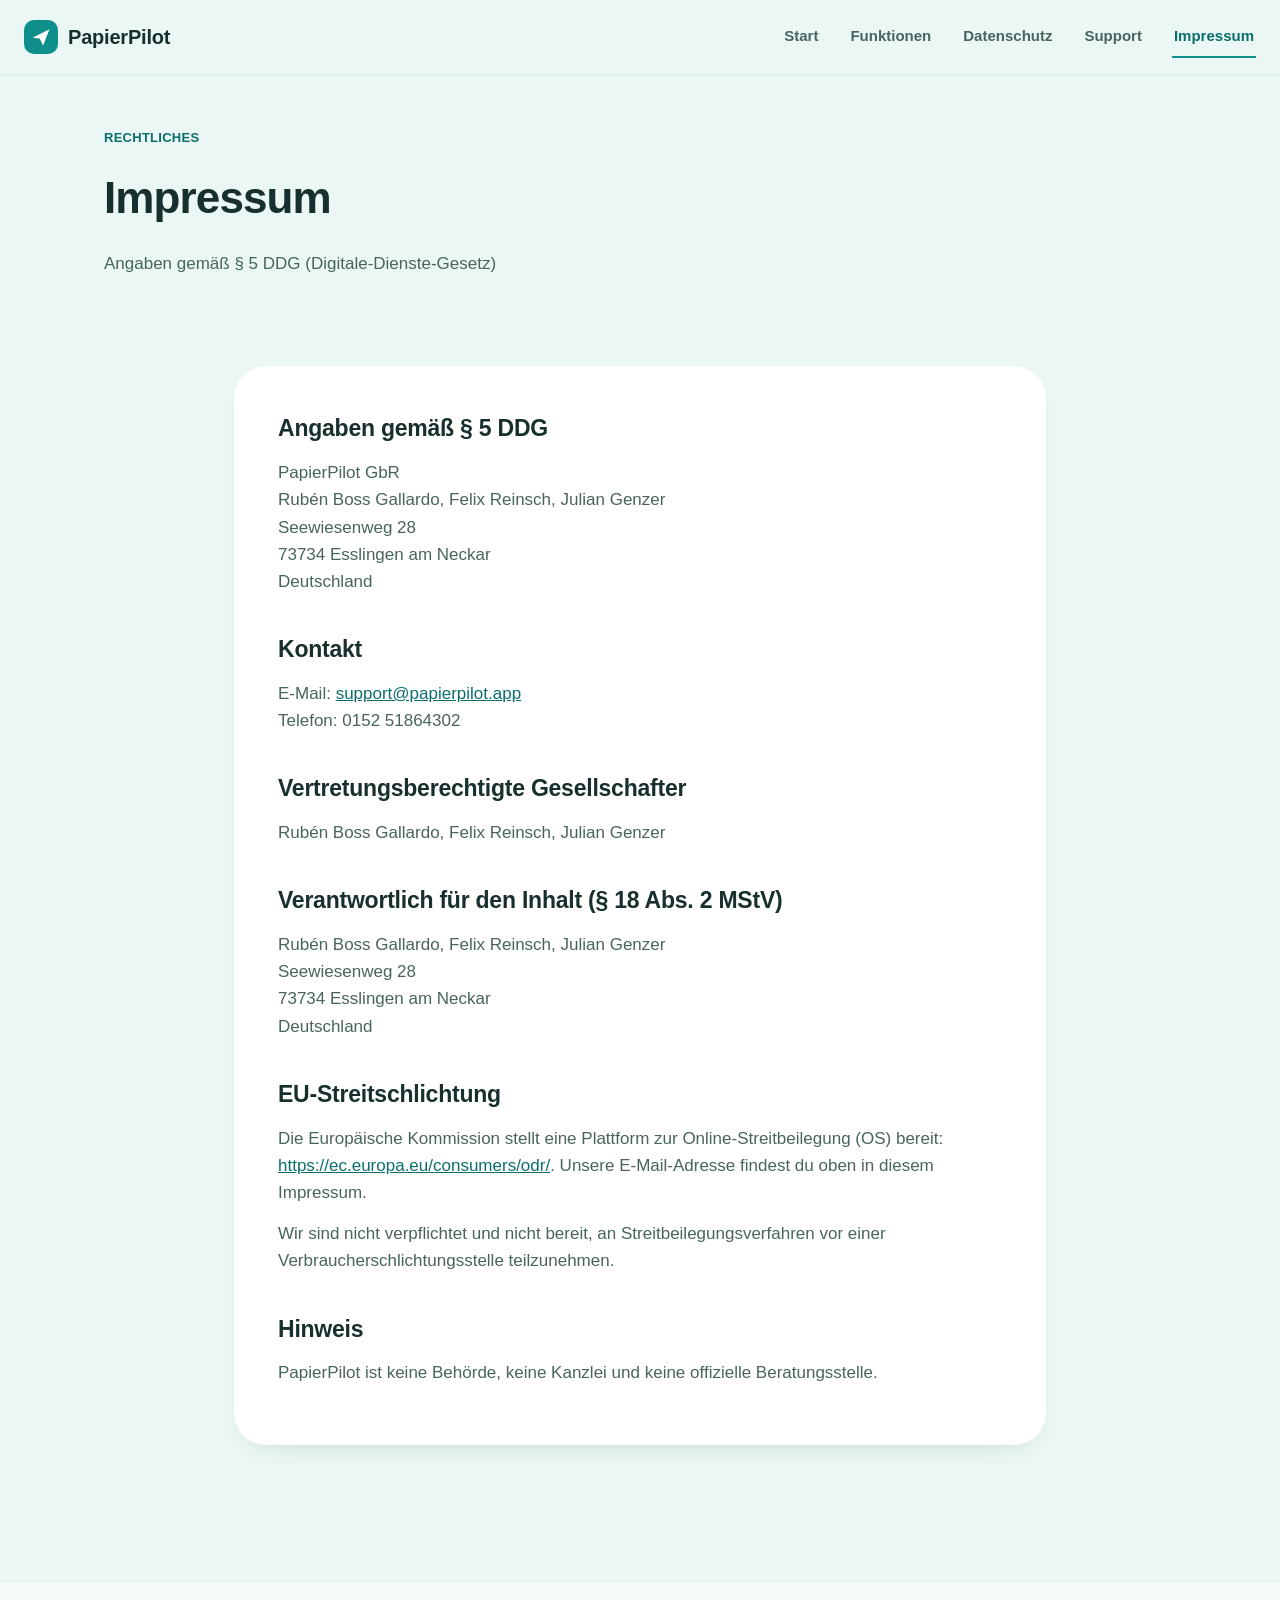
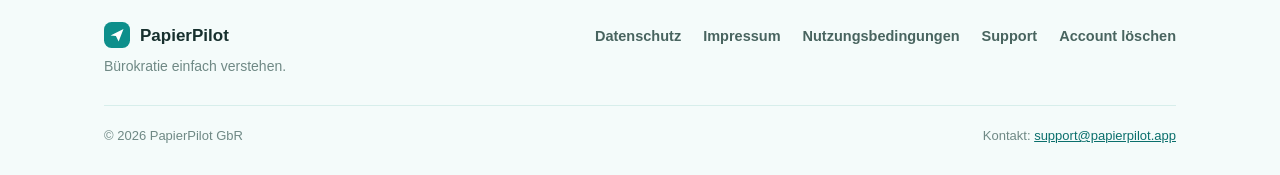
<file: impressum.html>
<!DOCTYPE html>
<html lang="de">
<head>
<meta charset="UTF-8" />
<meta name="viewport" content="width=device-width, initial-scale=1.0" />
<title>Impressum – PapierPilot</title>
<meta name="description" content="Impressum und Anbieterangaben von PapierPilot gemäß § 5 DDG." />
<link rel="canonical" href="https://papierpilot.app/impressum" />

<meta property="og:type" content="website" />
<meta property="og:title" content="Impressum – PapierPilot" />
<meta property="og:description" content="Impressum und Anbieterangaben von PapierPilot gemäß § 5 DDG." />
<meta property="og:url" content="https://papierpilot.app/impressum" />
<meta property="og:locale" content="de_DE" />

<link rel="icon" href="/favicon.ico" sizes="any" />
<link rel="icon" href="/favicon.svg" type="image/svg+xml" />
<link rel="apple-touch-icon" href="/apple-touch-icon.png" />

<link rel="stylesheet" href="styles.css" />
</head>
<body>

<a class="skip-link" href="#hauptinhalt">Zum Inhalt springen</a>

<header class="site-header">
  <div class="header-inner">
    <a class="logo" href="/">
      <svg class="logo-mark" viewBox="0 0 48 48" fill="none" xmlns="http://www.w3.org/2000/svg" aria-hidden="true">
        <rect width="48" height="48" rx="14" fill="#0E8F8B"/>
        <path d="M12 25L36 13L27 36L22 26L12 25Z" fill="#ffffff"/>
      </svg>
      PapierPilot
    </a>
    <button class="nav-toggle" aria-expanded="false" aria-controls="main-nav" aria-label="Menü öffnen">
      <svg viewBox="0 0 24 24" fill="none" stroke="currentColor" stroke-width="2" stroke-linecap="round"><line x1="3" y1="6" x2="21" y2="6"/><line x1="3" y1="12" x2="21" y2="12"/><line x1="3" y1="18" x2="21" y2="18"/></svg>
    </button>
    <nav class="main-nav" id="main-nav" aria-label="Hauptnavigation">
      <a href="/">Start</a>
      <a href="/funktionen">Funktionen</a>
      <a href="/datenschutz">Datenschutz</a>
      <a href="/support">Support</a>
      <a href="/impressum" aria-current="page">Impressum</a>
    </nav>
  </div>
</header>

<main id="hauptinhalt">

  <section class="page-hero">
    <div class="container">
      <span class="eyebrow">Rechtliches</span>
      <h1>Impressum</h1>
      <p>Angaben gemäß § 5 DDG (Digitale-Dienste-Gesetz)</p>
    </div>
  </section>

  <section class="section">
    <div class="container" style="max-width: 860px;">

      <!-- Anbieterangaben vor Veröffentlichung prüfen -->

      <div class="content-card">
        <h2 style="margin-top:0;">Angaben gemäß § 5 DDG</h2>
        <p>
          PapierPilot GbR<br />
          Rubén Boss Gallardo, Felix Reinsch, Julian Genzer<br />
          Seewiesenweg 28<br />
          73734 Esslingen am Neckar<br />
          Deutschland
        </p>

        <h2>Kontakt</h2>
        <p>
          E-Mail: <a href="mailto:support@papierpilot.app">support@papierpilot.app</a><br />
          Telefon: 0152 51864302<br />
        </p>

        <h2>Vertretungsberechtigte Gesellschafter</h2>
        <p>
          Rubén Boss Gallardo, Felix Reinsch, Julian Genzer
        </p>

        

        <h2>Verantwortlich für den Inhalt (§ 18 Abs. 2 MStV)</h2>
        <p>
          Rubén Boss Gallardo, Felix Reinsch, Julian Genzer<br />
          Seewiesenweg 28<br />
          73734 Esslingen am Neckar<br />
          Deutschland
        </p>

        <h2>EU-Streitschlichtung</h2>
        <p>
          Die Europäische Kommission stellt eine Plattform zur Online-Streitbeilegung (OS) bereit:
          <a href="https://ec.europa.eu/consumers/odr/" target="_blank" rel="noopener noreferrer">https://ec.europa.eu/consumers/odr/</a>.
          Unsere E-Mail-Adresse findest du oben in diesem Impressum.
        </p>
        <p>
          Wir sind nicht verpflichtet und nicht bereit, an Streitbeilegungsverfahren vor einer
          Verbraucherschlichtungsstelle teilzunehmen.
        </p>

        <h2>Hinweis</h2>
        <p>
          PapierPilot ist keine Behörde, keine Kanzlei und keine offizielle Beratungsstelle.
        </p>
      </div>

    </div>
  </section>

</main>

<footer class="site-footer">
  <div class="container">
    <div class="footer-inner">
      <div>
        <div class="footer-brand">
          <svg viewBox="0 0 48 48" fill="none" xmlns="http://www.w3.org/2000/svg" aria-hidden="true"><rect width="48" height="48" rx="14" fill="#0E8F8B"/><path d="M12 25L36 13L27 36L22 26L12 25Z" fill="#ffffff"/></svg>
          PapierPilot
        </div>
        <p class="footer-tagline">Bürokratie einfach verstehen.</p>
      </div>
      <ul class="footer-links">
        <li><a href="/datenschutz">Datenschutz</a></li>
        <li><a href="/impressum">Impressum</a></li>
        <li><a href="/nutzungsbedingungen">Nutzungsbedingungen</a></li>
        <li><a href="/support">Support</a></li>
        <li><a href="/account-loeschen">Account löschen</a></li>
      </ul>
    </div>
    <div class="footer-bottom">
      <span>© 2026 PapierPilot GbR</span>
      <span>Kontakt: <a href="mailto:support@papierpilot.app">support@papierpilot.app</a></span>
    </div>
  </div>
</footer>

<script src="script.js"></script>
</body>
</html>
</file>
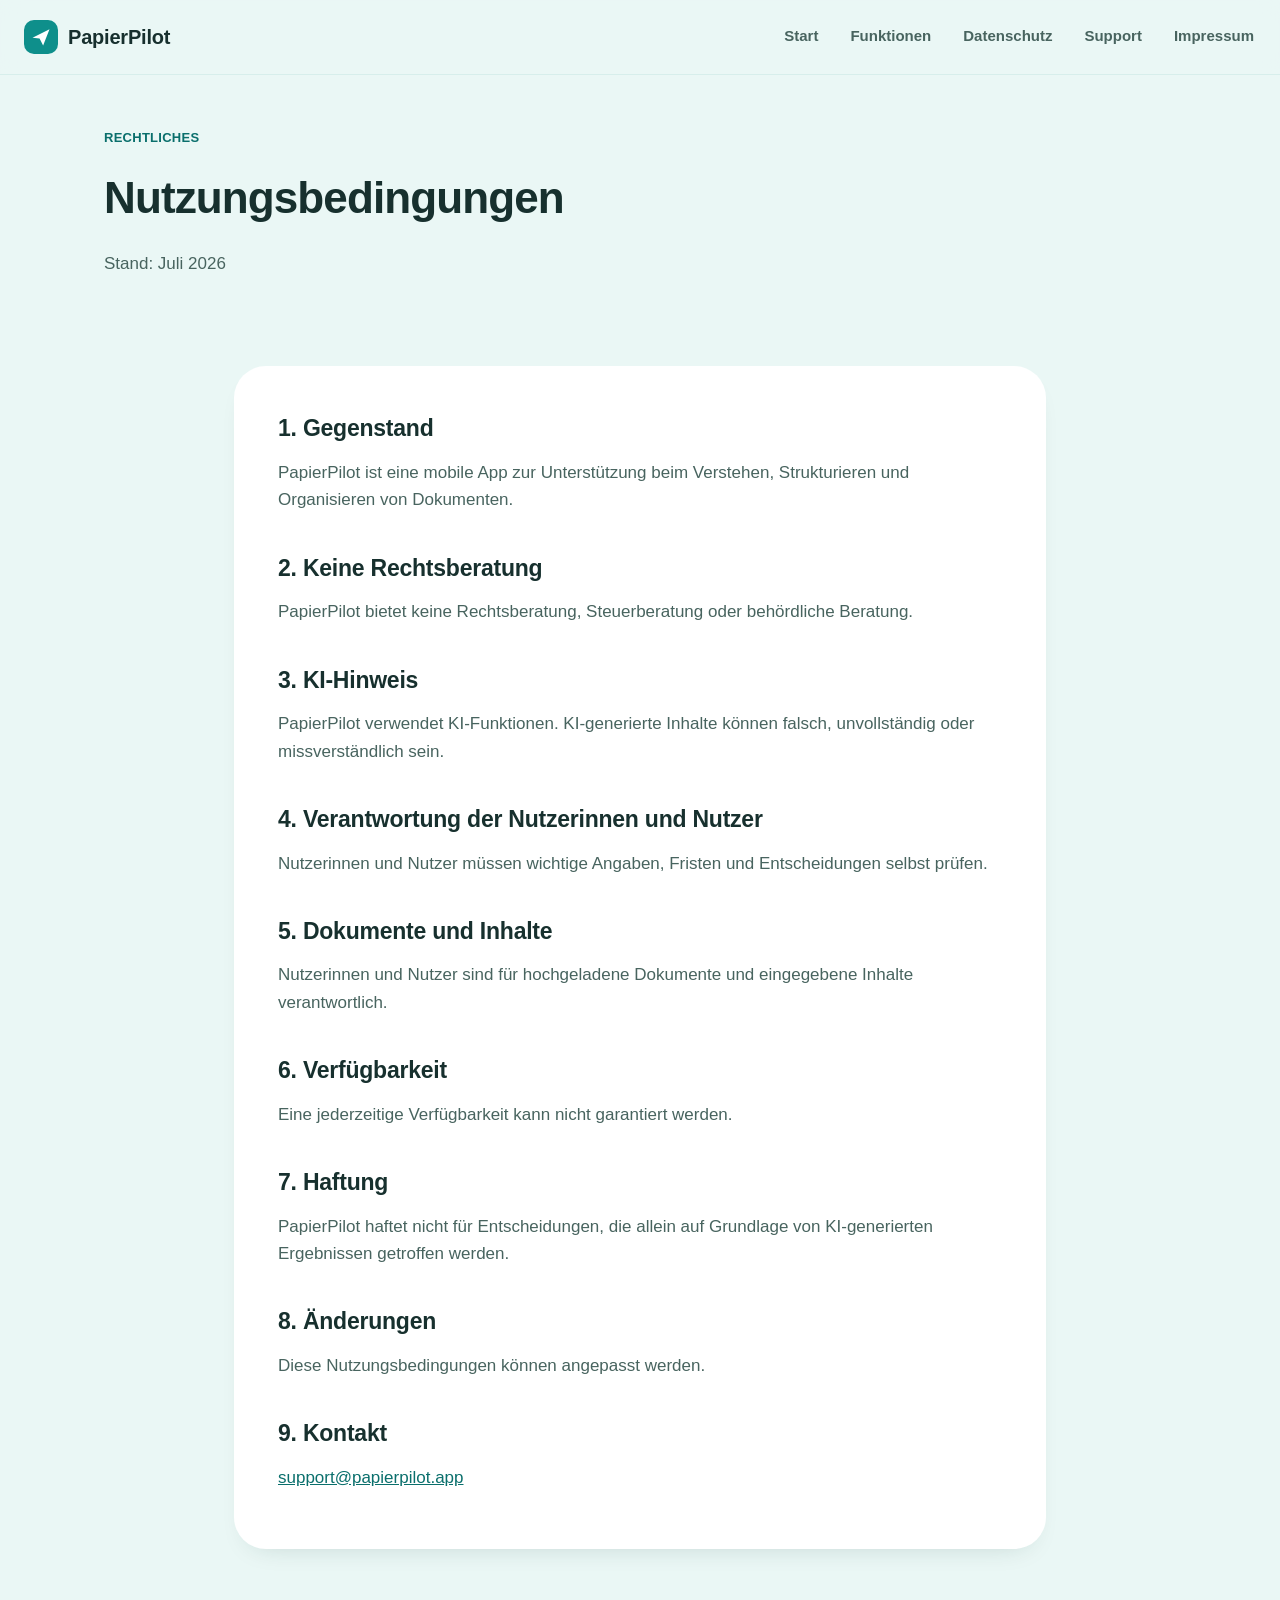
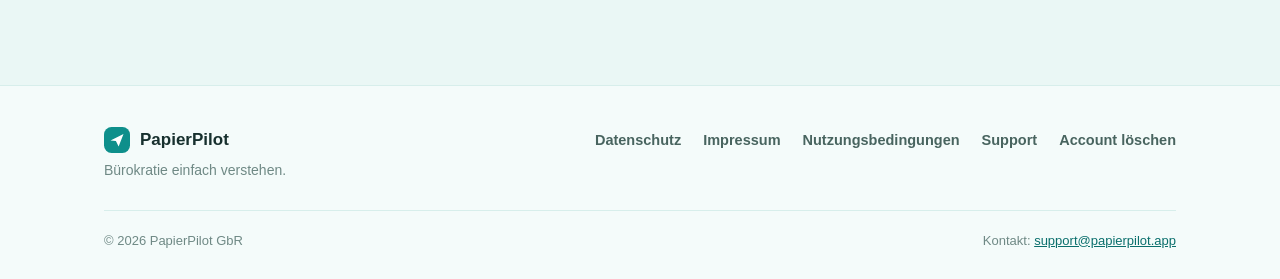
<file: nutzungsbedingungen.html>
<!DOCTYPE html>
<html lang="de">
<head>
<meta charset="UTF-8" />
<meta name="viewport" content="width=device-width, initial-scale=1.0" />
<title>Nutzungsbedingungen – PapierPilot</title>
<meta name="description" content="Nutzungsbedingungen für die App PapierPilot: Gegenstand, KI-Hinweis, Verantwortung der Nutzerinnen und Nutzer und weitere Regelungen." />
<link rel="canonical" href="https://papierpilot.app/nutzungsbedingungen" />

<meta property="og:type" content="website" />
<meta property="og:title" content="Nutzungsbedingungen – PapierPilot" />
<meta property="og:description" content="Nutzungsbedingungen für die App PapierPilot: Gegenstand, KI-Hinweis, Verantwortung der Nutzerinnen und Nutzer und weitere Regelungen." />
<meta property="og:url" content="https://papierpilot.app/nutzungsbedingungen" />
<meta property="og:locale" content="de_DE" />

<link rel="icon" href="/favicon.ico" sizes="any" />
<link rel="icon" href="/favicon.svg" type="image/svg+xml" />
<link rel="apple-touch-icon" href="/apple-touch-icon.png" />

<link rel="stylesheet" href="styles.css" />
</head>
<body>

<a class="skip-link" href="#hauptinhalt">Zum Inhalt springen</a>

<header class="site-header">
  <div class="header-inner">
    <a class="logo" href="/">
      <svg class="logo-mark" viewBox="0 0 48 48" fill="none" xmlns="http://www.w3.org/2000/svg" aria-hidden="true">
        <rect width="48" height="48" rx="14" fill="#0E8F8B"/>
        <path d="M12 25L36 13L27 36L22 26L12 25Z" fill="#ffffff"/>
      </svg>
      PapierPilot
    </a>
    <button class="nav-toggle" aria-expanded="false" aria-controls="main-nav" aria-label="Menü öffnen">
      <svg viewBox="0 0 24 24" fill="none" stroke="currentColor" stroke-width="2" stroke-linecap="round"><line x1="3" y1="6" x2="21" y2="6"/><line x1="3" y1="12" x2="21" y2="12"/><line x1="3" y1="18" x2="21" y2="18"/></svg>
    </button>
    <nav class="main-nav" id="main-nav" aria-label="Hauptnavigation">
      <a href="/">Start</a>
      <a href="/funktionen">Funktionen</a>
      <a href="/datenschutz">Datenschutz</a>
      <a href="/support">Support</a>
      <a href="/impressum">Impressum</a>
    </nav>
  </div>
</header>

<main id="hauptinhalt">

  <section class="page-hero">
    <div class="container">
      <span class="eyebrow">Rechtliches</span>
      <h1>Nutzungsbedingungen</h1>
      <p>Stand: Juli 2026</p>
    </div>
  </section>

  <section class="section">
    <div class="container" style="max-width: 860px;">
      <div class="content-card">

        <h2 style="margin-top:0;">1. Gegenstand</h2>
        <p>
          PapierPilot ist eine mobile App zur Unterstützung beim Verstehen, Strukturieren und Organisieren
          von Dokumenten.
        </p>

        <h2>2. Keine Rechtsberatung</h2>
        <p>
          PapierPilot bietet keine Rechtsberatung, Steuerberatung oder behördliche Beratung.
        </p>

        <h2>3. KI-Hinweis</h2>
        <p>
          PapierPilot verwendet KI-Funktionen. KI-generierte Inhalte können falsch, unvollständig oder
          missverständlich sein.
        </p>

        <h2>4. Verantwortung der Nutzerinnen und Nutzer</h2>
        <p>
          Nutzerinnen und Nutzer müssen wichtige Angaben, Fristen und Entscheidungen selbst prüfen.
        </p>

        <h2>5. Dokumente und Inhalte</h2>
        <p>
          Nutzerinnen und Nutzer sind für hochgeladene Dokumente und eingegebene Inhalte verantwortlich.
        </p>

        <h2>6. Verfügbarkeit</h2>
        <p>
          Eine jederzeitige Verfügbarkeit kann nicht garantiert werden.
        </p>

        <h2>7. Haftung</h2>
        <p>
          PapierPilot haftet nicht für Entscheidungen, die allein auf Grundlage von KI-generierten
          Ergebnissen getroffen werden.
        </p>

        <h2>8. Änderungen</h2>
        <p>
          Diese Nutzungsbedingungen können angepasst werden.
        </p>

        <h2>9. Kontakt</h2>
        <p>
          <a href="mailto:support@papierpilot.app">support@papierpilot.app</a>
        </p>

      </div>
    </div>
  </section>

</main>

<footer class="site-footer">
  <div class="container">
    <div class="footer-inner">
      <div>
        <div class="footer-brand">
          <svg viewBox="0 0 48 48" fill="none" xmlns="http://www.w3.org/2000/svg" aria-hidden="true"><rect width="48" height="48" rx="14" fill="#0E8F8B"/><path d="M12 25L36 13L27 36L22 26L12 25Z" fill="#ffffff"/></svg>
          PapierPilot
        </div>
        <p class="footer-tagline">Bürokratie einfach verstehen.</p>
      </div>
      <ul class="footer-links">
        <li><a href="/datenschutz">Datenschutz</a></li>
        <li><a href="/impressum">Impressum</a></li>
        <li><a href="/nutzungsbedingungen">Nutzungsbedingungen</a></li>
        <li><a href="/support">Support</a></li>
        <li><a href="/account-loeschen">Account löschen</a></li>
      </ul>
    </div>
    <div class="footer-bottom">
      <span>© 2026 PapierPilot GbR</span>
      <span>Kontakt: <a href="mailto:support@papierpilot.app">support@papierpilot.app</a></span>
    </div>
  </div>
</footer>

<script src="script.js"></script>
</body>
</html>
</file>
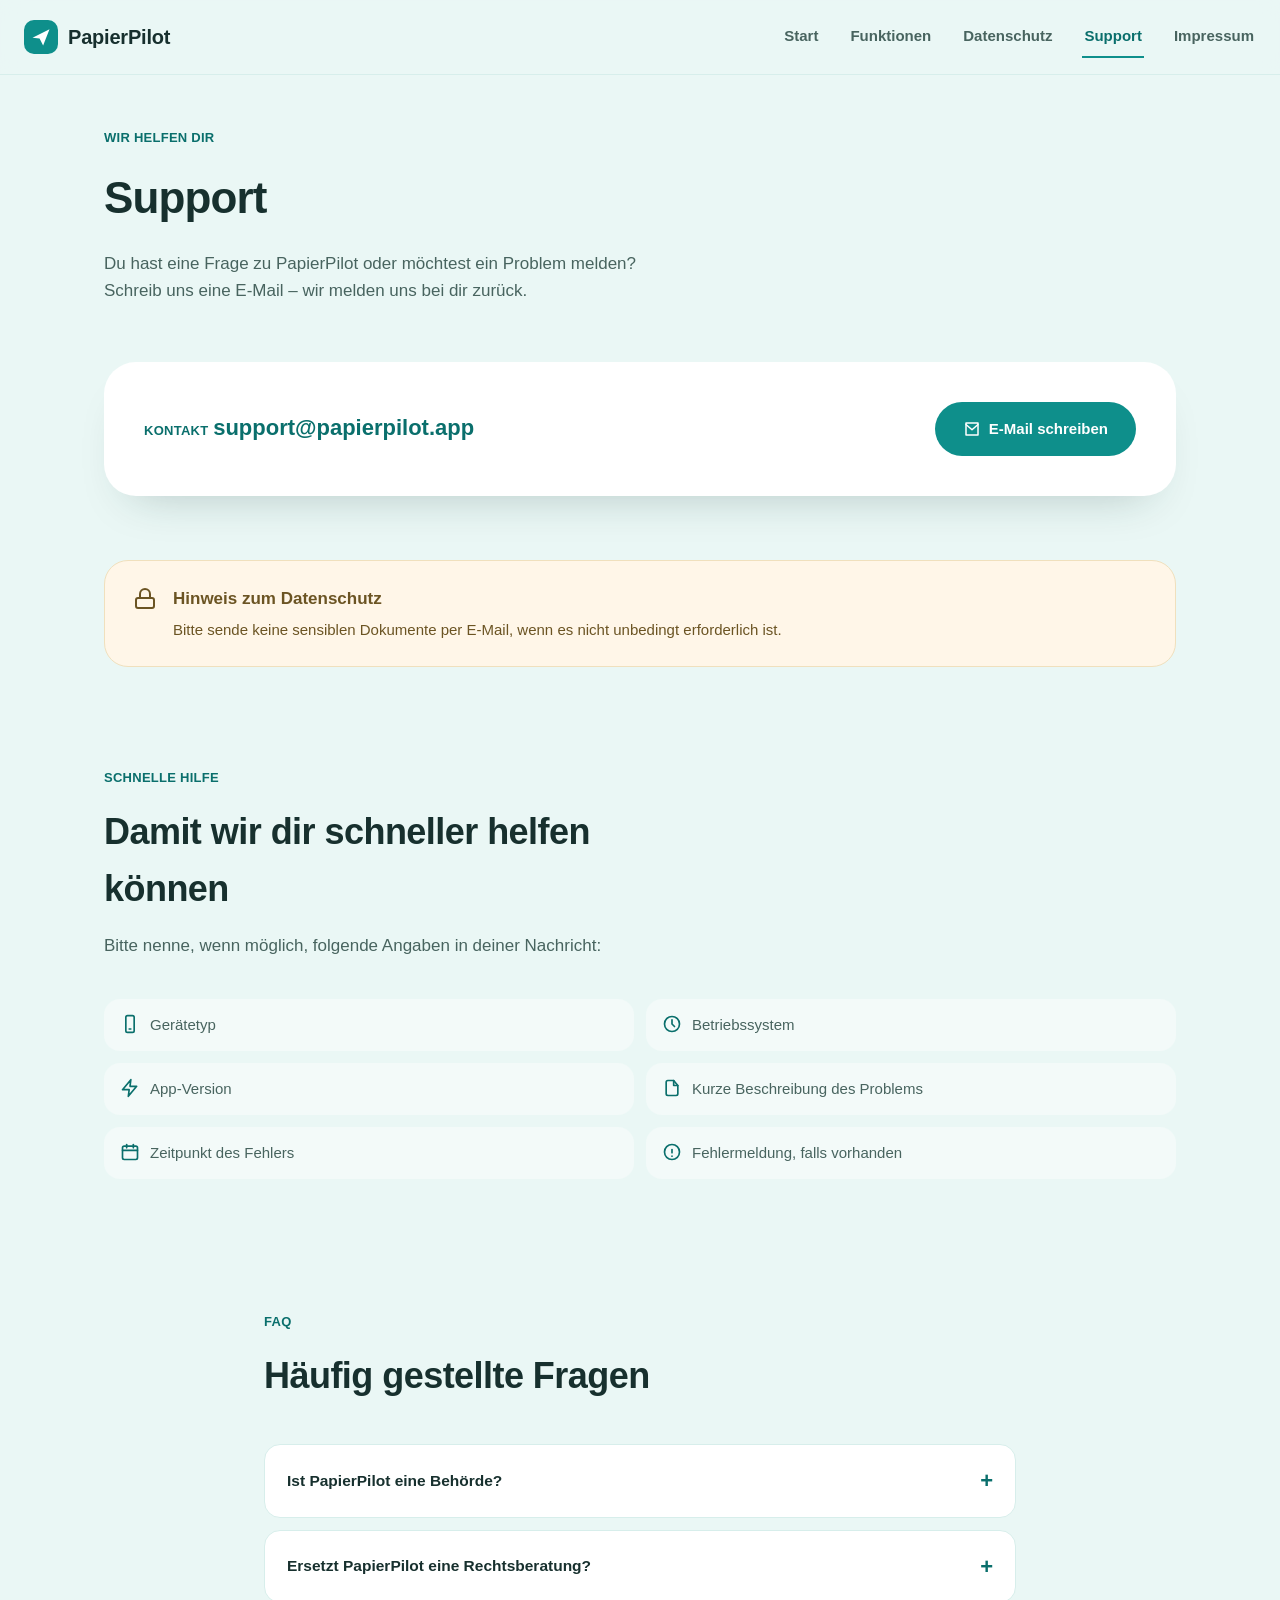
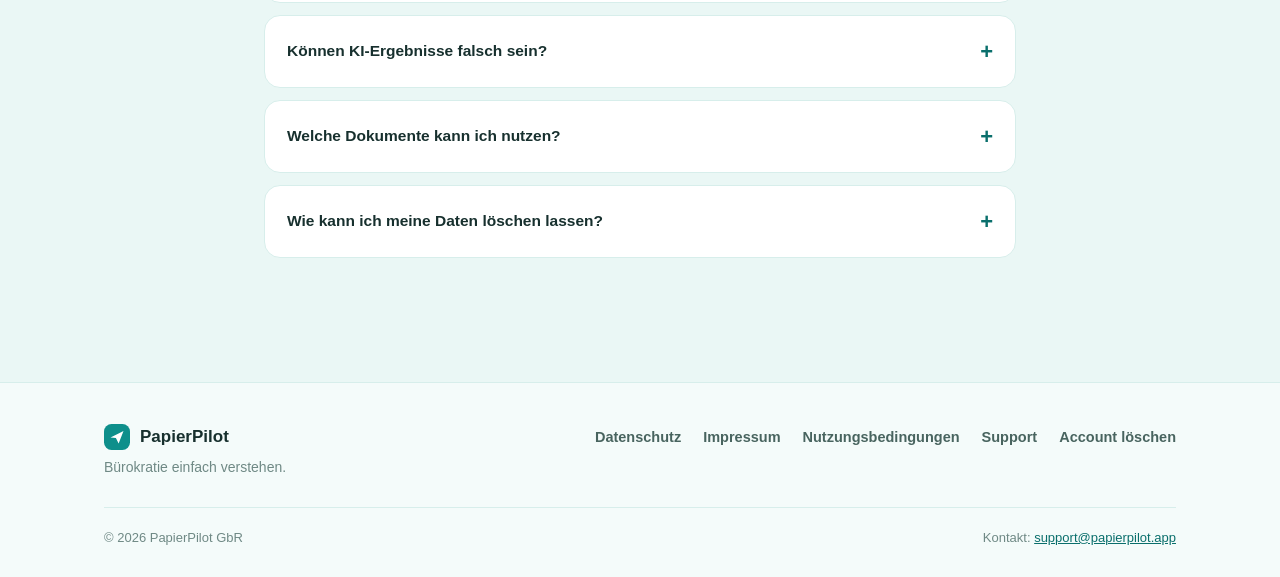
<file: support.html>
<!DOCTYPE html>
<html lang="de">
<head>
<meta charset="UTF-8" />
<meta name="viewport" content="width=device-width, initial-scale=1.0" />
<title>Support – PapierPilot</title>
<meta name="description" content="Fragen oder Probleme mit PapierPilot? Kontaktiere unseren Support per E-Mail oder finde Antworten in den häufig gestellten Fragen." />
<link rel="canonical" href="https://papierpilot.app/support" />

<meta property="og:type" content="website" />
<meta property="og:title" content="Support – PapierPilot" />
<meta property="og:description" content="Fragen oder Probleme mit PapierPilot? Kontaktiere unseren Support per E-Mail oder finde Antworten in den häufig gestellten Fragen." />
<meta property="og:url" content="https://papierpilot.app/support" />
<meta property="og:locale" content="de_DE" />

<link rel="icon" href="/favicon.ico" sizes="any" />
<link rel="icon" href="/favicon.svg" type="image/svg+xml" />
<link rel="apple-touch-icon" href="/apple-touch-icon.png" />

<link rel="stylesheet" href="styles.css" />
</head>
<body>

<a class="skip-link" href="#hauptinhalt">Zum Inhalt springen</a>

<header class="site-header">
  <div class="header-inner">
    <a class="logo" href="/">
      <svg class="logo-mark" viewBox="0 0 48 48" fill="none" xmlns="http://www.w3.org/2000/svg" aria-hidden="true">
        <rect width="48" height="48" rx="14" fill="#0E8F8B"/>
        <path d="M12 25L36 13L27 36L22 26L12 25Z" fill="#ffffff"/>
      </svg>
      PapierPilot
    </a>
    <button class="nav-toggle" aria-expanded="false" aria-controls="main-nav" aria-label="Menü öffnen">
      <svg viewBox="0 0 24 24" fill="none" stroke="currentColor" stroke-width="2" stroke-linecap="round"><line x1="3" y1="6" x2="21" y2="6"/><line x1="3" y1="12" x2="21" y2="12"/><line x1="3" y1="18" x2="21" y2="18"/></svg>
    </button>
    <nav class="main-nav" id="main-nav" aria-label="Hauptnavigation">
      <a href="/">Start</a>
      <a href="/funktionen">Funktionen</a>
      <a href="/datenschutz">Datenschutz</a>
      <a href="/support" aria-current="page">Support</a>
      <a href="/impressum">Impressum</a>
    </nav>
  </div>
</header>

<main id="hauptinhalt">

  <section class="page-hero">
    <div class="container">
      <span class="eyebrow">Wir helfen dir</span>
      <h1>Support</h1>
      <p>
        Du hast eine Frage zu PapierPilot oder möchtest ein Problem melden? Schreib uns eine E-Mail –
        wir melden uns bei dir zurück.
      </p>
    </div>
  </section>

  <section class="section-tight">
    <div class="container">
      <div class="contact-card">
        <div>
          <span class="eyebrow" style="margin-bottom:6px;">Kontakt</span>
          <a class="contact-email" href="mailto:support@papierpilot.app">support@papierpilot.app</a>
        </div>
        <a class="btn btn-primary" href="mailto:support@papierpilot.app">
          <svg width="18" height="18" viewBox="0 0 24 24" fill="none" stroke="currentColor" stroke-width="2" stroke-linecap="round" stroke-linejoin="round" aria-hidden="true"><path d="M4 4h16v16H4z"/><path d="M4 6l8 7 8-7"/></svg>
          E-Mail schreiben
        </a>
      </div>
    </div>
  </section>

  <section class="section-tight">
    <div class="container">
      <div class="notice">
        <svg viewBox="0 0 24 24" fill="none" stroke="currentColor" stroke-width="2" stroke-linecap="round" stroke-linejoin="round" aria-hidden="true"><rect x="3" y="11" width="18" height="10" rx="2"/><path d="M7 11V7a5 5 0 0110 0v4"/></svg>
        <div>
          <h3>Hinweis zum Datenschutz</h3>
          <p>Bitte sende keine sensiblen Dokumente per E-Mail, wenn es nicht unbedingt erforderlich ist.</p>
        </div>
      </div>
    </div>
  </section>

  <section class="section">
    <div class="container">
      <div class="section-head">
        <span class="eyebrow">Schnelle Hilfe</span>
        <h2>Damit wir dir schneller helfen können</h2>
        <p>Bitte nenne, wenn möglich, folgende Angaben in deiner Nachricht:</p>
      </div>

      <ul class="icon-list">
        <li>
          <svg viewBox="0 0 24 24" fill="none" stroke="currentColor" stroke-width="2" stroke-linecap="round" stroke-linejoin="round" aria-hidden="true"><rect x="7" y="2" width="10" height="20" rx="2"/><line x1="11" y1="18" x2="13" y2="18"/></svg>
          Gerätetyp
        </li>
        <li>
          <svg viewBox="0 0 24 24" fill="none" stroke="currentColor" stroke-width="2" stroke-linecap="round" stroke-linejoin="round" aria-hidden="true"><circle cx="12" cy="12" r="9"/><path d="M12 7v5l3 3"/></svg>
          Betriebssystem
        </li>
        <li>
          <svg viewBox="0 0 24 24" fill="none" stroke="currentColor" stroke-width="2" stroke-linecap="round" stroke-linejoin="round" aria-hidden="true"><path d="M13 2L3 14h8l-1 8 10-12h-8l1-8z"/></svg>
          App-Version
        </li>
        <li>
          <svg viewBox="0 0 24 24" fill="none" stroke="currentColor" stroke-width="2" stroke-linecap="round" stroke-linejoin="round" aria-hidden="true"><path d="M14 3H7a2 2 0 00-2 2v14a2 2 0 002 2h10a2 2 0 002-2V9l-5-6z"/><path d="M14 3v6h5"/></svg>
          Kurze Beschreibung des Problems
        </li>
        <li>
          <svg viewBox="0 0 24 24" fill="none" stroke="currentColor" stroke-width="2" stroke-linecap="round" stroke-linejoin="round" aria-hidden="true"><rect x="3" y="5" width="18" height="16" rx="2"/><line x1="3" y1="10" x2="21" y2="10"/><line x1="8" y1="3" x2="8" y2="7"/><line x1="16" y1="3" x2="16" y2="7"/></svg>
          Zeitpunkt des Fehlers
        </li>
        <li>
          <svg viewBox="0 0 24 24" fill="none" stroke="currentColor" stroke-width="2" stroke-linecap="round" stroke-linejoin="round" aria-hidden="true"><path d="M12 9v4"/><path d="M12 17h.01"/><circle cx="12" cy="12" r="9"/></svg>
          Fehlermeldung, falls vorhanden
        </li>
      </ul>
    </div>
  </section>

  <section class="section">
    <div class="container" style="max-width: 800px;">
      <div class="section-head">
        <span class="eyebrow">FAQ</span>
        <h2>Häufig gestellte Fragen</h2>
      </div>

      <details class="faq-item">
        <summary>Ist PapierPilot eine Behörde?</summary>
        <p class="faq-answer">Nein. PapierPilot ist keine Behörde und keine offizielle Beratungsstelle.</p>
      </details>

      <details class="faq-item">
        <summary>Ersetzt PapierPilot eine Rechtsberatung?</summary>
        <p class="faq-answer">
          Nein. PapierPilot kann Dokumente erklären und Aufgaben strukturieren, ersetzt aber keine
          rechtliche, steuerliche oder behördliche Beratung.
        </p>
      </details>

      <details class="faq-item">
        <summary>Können KI-Ergebnisse falsch sein?</summary>
        <p class="faq-answer">
          Ja. KI-Ergebnisse können unvollständig oder fehlerhaft sein. Bitte prüfe wichtige Angaben
          und Fristen immer selbst.
        </p>
      </details>

      <details class="faq-item">
        <summary>Welche Dokumente kann ich nutzen?</summary>
        <p class="faq-answer">
          PapierPilot ist für Briefe, Formulare, Anträge, Verträge, Bescheide, PDFs und Fotos von
          Dokumenten gedacht.
        </p>
      </details>

      <details class="faq-item">
        <summary>Wie kann ich meine Daten löschen lassen?</summary>
        <p class="faq-answer">
          Informationen findest du auf der Seite
          <a href="/account-loeschen">„Account löschen“</a> oder per E-Mail an
          <a href="mailto:support@papierpilot.app">support@papierpilot.app</a>.
        </p>
      </details>
    </div>
  </section>

</main>

<footer class="site-footer">
  <div class="container">
    <div class="footer-inner">
      <div>
        <div class="footer-brand">
          <svg viewBox="0 0 48 48" fill="none" xmlns="http://www.w3.org/2000/svg" aria-hidden="true"><rect width="48" height="48" rx="14" fill="#0E8F8B"/><path d="M12 25L36 13L27 36L22 26L12 25Z" fill="#ffffff"/></svg>
          PapierPilot
        </div>
        <p class="footer-tagline">Bürokratie einfach verstehen.</p>
      </div>
      <ul class="footer-links">
        <li><a href="/datenschutz">Datenschutz</a></li>
        <li><a href="/impressum">Impressum</a></li>
        <li><a href="/nutzungsbedingungen">Nutzungsbedingungen</a></li>
        <li><a href="/support">Support</a></li>
        <li><a href="/account-loeschen">Account löschen</a></li>
      </ul>
    </div>
    <div class="footer-bottom">
      <span>© 2026 PapierPilot GbR</span>
      <span>Kontakt: <a href="mailto:support@papierpilot.app">support@papierpilot.app</a></span>
    </div>
  </div>
</footer>

<script src="script.js"></script>
</body>
</html>
</file>
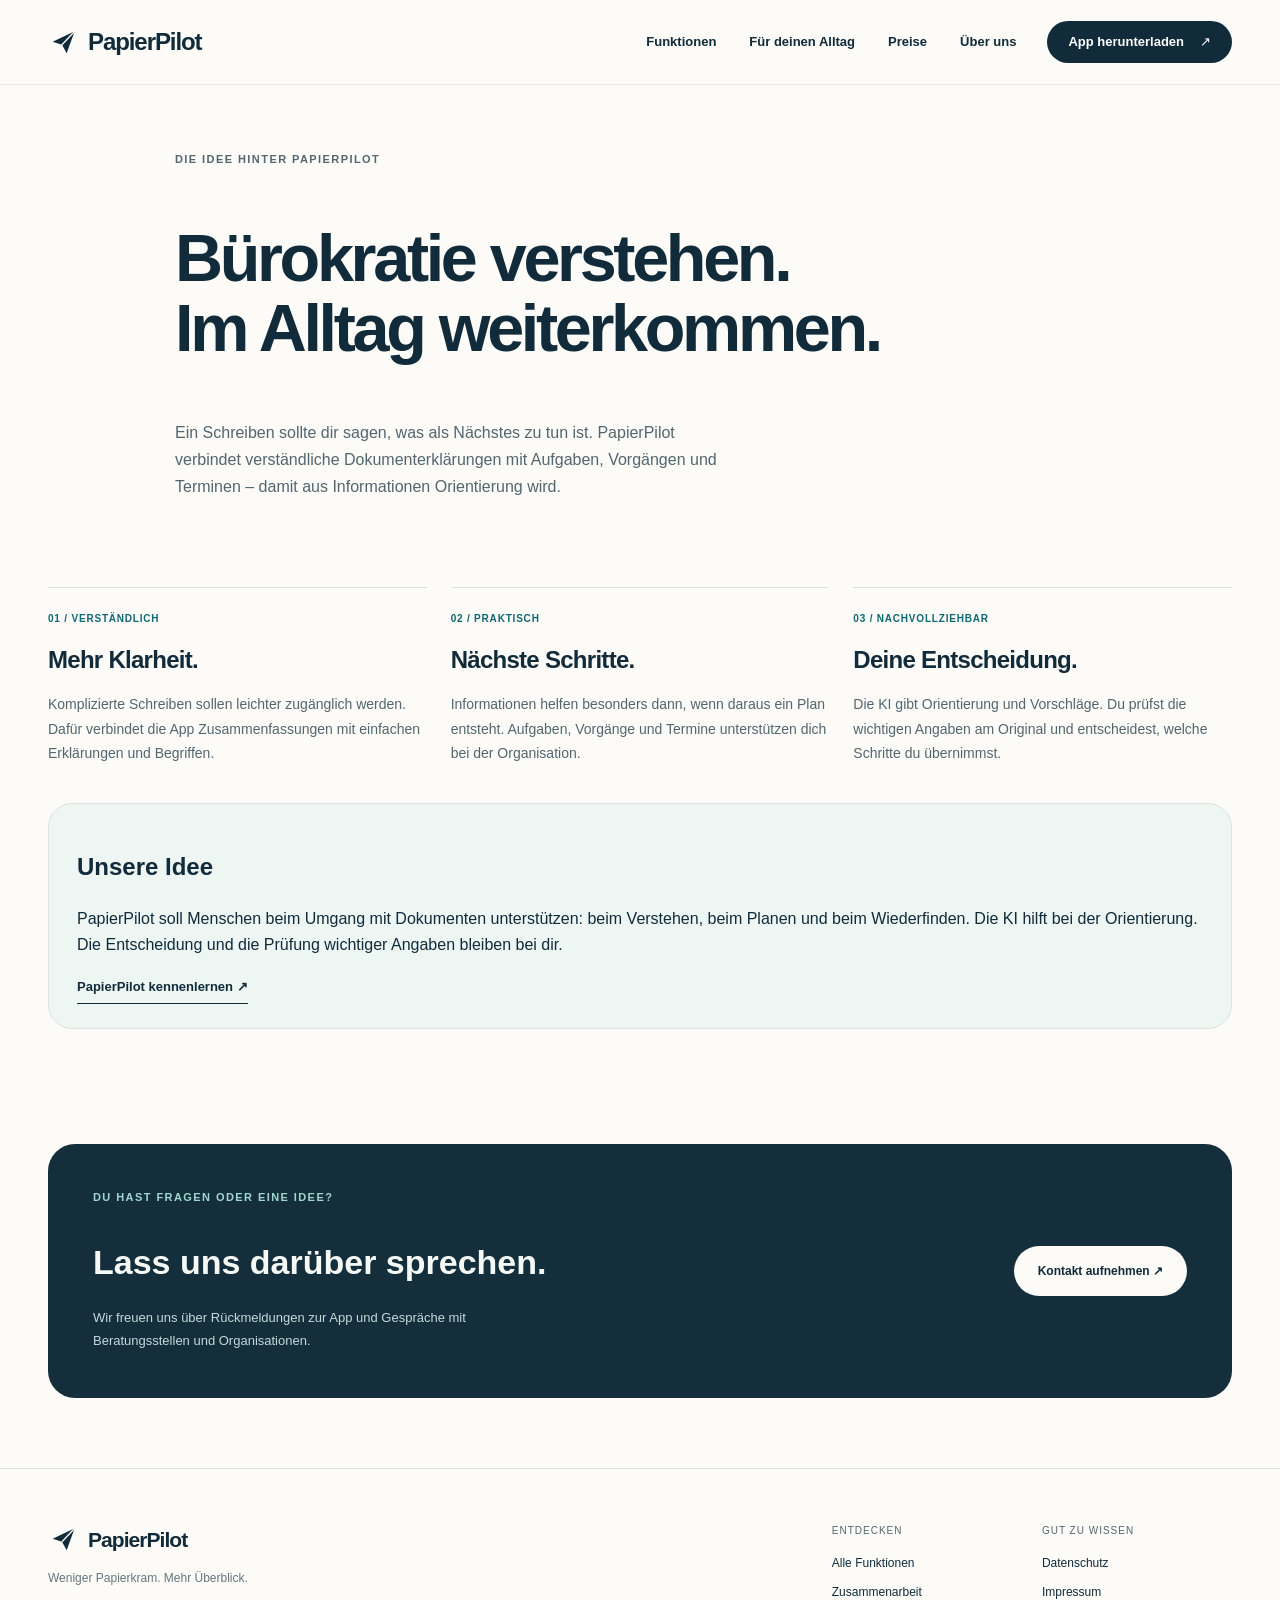
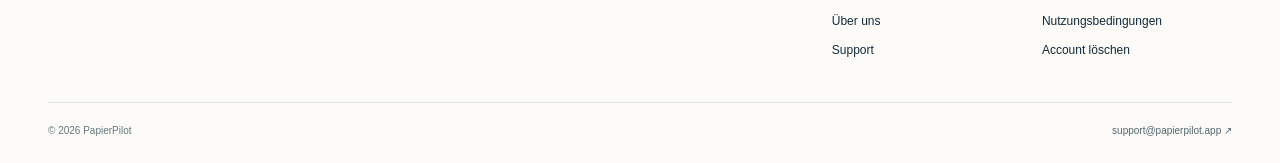
<file: ueber-uns.html>
<!DOCTYPE html>
<html lang="de">
<head>
<meta charset="UTF-8"/>
<meta name="viewport" content="width=device-width, initial-scale=1"/>
<title>Über uns – PapierPilot</title>
<meta name="description" content="Die Idee hinter PapierPilot: Dokumente verständlicher machen und Menschen im Alltag beim Organisieren von Bürokratie unterstützen."/>
<meta name="theme-color" content="#FCFBF7"/>
<link rel="canonical" href="https://papierpilot.app/ueber-uns"/>
<meta property="og:type" content="website"/>
<meta property="og:title" content="Über uns – PapierPilot"/>
<meta property="og:description" content="Die Idee hinter PapierPilot: Dokumente verständlicher machen und Menschen im Alltag beim Organisieren von Bürokratie unterstützen."/>
<meta property="og:url" content="https://papierpilot.app/ueber-uns"/>
<meta property="og:locale" content="de_DE"/>
<meta property="og:image" content="https://papierpilot.app/og-image.png"/>
<link rel="icon" href="/favicon.svg" type="image/svg+xml"/>
<link rel="apple-touch-icon" href="/apple-touch-icon.png"/>
<link rel="stylesheet" href="styles.css"/>
<link rel="stylesheet" href="landing.css"/>
<script src="script.js" defer></script>
</head>
<body>
<a class="skip-link" href="#hauptinhalt">Zum Inhalt springen</a>
<header class="site-header">
  <div class="header-inner">
    <a class="logo" href="/" aria-label="PapierPilot – Startseite">
      <svg class="logo-mark" viewBox="0 0 48 48" fill="none" aria-hidden="true"><path d="M7 23.5 40 8 28 41l-7-13-14-4.5Z" fill="currentColor"/><path d="m21 28 19-20" stroke="#FCFBF7" stroke-width="2" stroke-linecap="round"/></svg>
      PapierPilot
    </a>
    <button class="nav-toggle" type="button" aria-expanded="false" aria-controls="main-nav" aria-label="Menü öffnen">
      <svg viewBox="0 0 24 24" fill="none" stroke="currentColor" stroke-width="1.8" aria-hidden="true"><path d="M4 8h16M4 16h16"/></svg>
    </button>
    <nav class="main-nav" id="main-nav" aria-label="Hauptnavigation">
      <a href="/#funktionen">Funktionen</a>
      <a href="/#alltag">Für deinen Alltag</a>
      <a href="/#preise">Preise</a>
      <a href="/ueber-uns.html">Über uns</a>
      <a class="nav-download" href="https://apps.apple.com/de/app/papierpilot/id6788533712" target="_blank" rel="noopener noreferrer">App herunterladen <span aria-hidden="true">↗</span></a>
    </nav>
  </div>
</header>
<main id="hauptinhalt">
<section class="container editorial-hero"><p class="overline">Die Idee hinter PapierPilot</p><h1>Bürokratie verstehen.<br/>Im Alltag weiterkommen.</h1><p>Ein Schreiben sollte dir sagen, was als Nächstes zu tun ist. PapierPilot verbindet verständliche Dokumenterklärungen mit Aufgaben, Vorgängen und Terminen – damit aus Informationen Orientierung wird.</p></section>
<section class="editorial-section"><div class="container editorial-grid">
<article class="editorial-card"><span class="feature-number">01 / Verständlich</span><h2>Mehr Klarheit.</h2><p>Komplizierte Schreiben sollen leichter zugänglich werden. Dafür verbindet die App Zusammenfassungen mit einfachen Erklärungen und Begriffen.</p></article>
<article class="editorial-card"><span class="feature-number">02 / Praktisch</span><h2>Nächste Schritte.</h2><p>Informationen helfen besonders dann, wenn daraus ein Plan entsteht. Aufgaben, Vorgänge und Termine unterstützen dich bei der Organisation.</p></article>
<article class="editorial-card"><span class="feature-number">03 / Nachvollziehbar</span><h2>Deine Entscheidung.</h2><p>Die KI gibt Orientierung und Vorschläge. Du prüfst die wichtigen Angaben am Original und entscheidest, welche Schritte du übernimmst.</p></article>
</div><div class="container"><div class="info-card"><h2>Unsere Idee</h2><p>PapierPilot soll Menschen beim Umgang mit Dokumenten unterstützen: beim Verstehen, beim Planen und beim Wiederfinden. Die KI hilft bei der Orientierung. Die Entscheidung und die Prüfung wichtiger Angaben bleiben bei dir.</p><a class="text-link" href="/#so-funktionierts">PapierPilot kennenlernen ↗</a></div></div></section>
<section class="editorial-section"><div class="container"><div class="partner-panel"><div><p class="overline">Du hast Fragen oder eine Idee?</p><h2>Lass uns darüber sprechen.</h2><p>Wir freuen uns über Rückmeldungen zur App und Gespräche mit Beratungsstellen und Organisationen.</p></div><a class="btn btn-light" href="mailto:support@papierpilot.app">Kontakt aufnehmen ↗</a></div></div></section>
</main><footer class="site-footer">
  <div class="container">
    <div class="footer-inner">
      <div><a class="logo footer-logo" href="/"><svg class="logo-mark" viewBox="0 0 48 48" fill="none" aria-hidden="true"><path d="M7 23.5 40 8 28 41l-7-13-14-4.5Z" fill="currentColor"/><path d="m21 28 19-20" stroke="#FCFBF7" stroke-width="2"/></svg>PapierPilot</a><p class="footer-tagline">Weniger Papierkram. Mehr Überblick.</p></div>
      <div class="footer-link-groups">
        <div><span class="footer-group-title">Entdecken</span><a href="/funktionen.html">Alle Funktionen</a><a href="/zusammenarbeit.html">Zusammenarbeit</a><a href="/ueber-uns.html">Über uns</a><a href="/support.html">Support</a></div>
        <div><span class="footer-group-title">Gut zu wissen</span><a href="/datenschutz.html">Datenschutz</a><a href="/impressum.html">Impressum</a><a href="/nutzungsbedingungen.html">Nutzungsbedingungen</a><a href="/account-loeschen.html">Account löschen</a></div>
      </div>
    </div>
    <div class="footer-bottom"><span>© 2026 PapierPilot</span><a href="mailto:support@papierpilot.app">support@papierpilot.app <span aria-hidden="true">↗</span></a></div>
  </div>
</footer>
</body></html>
</file>
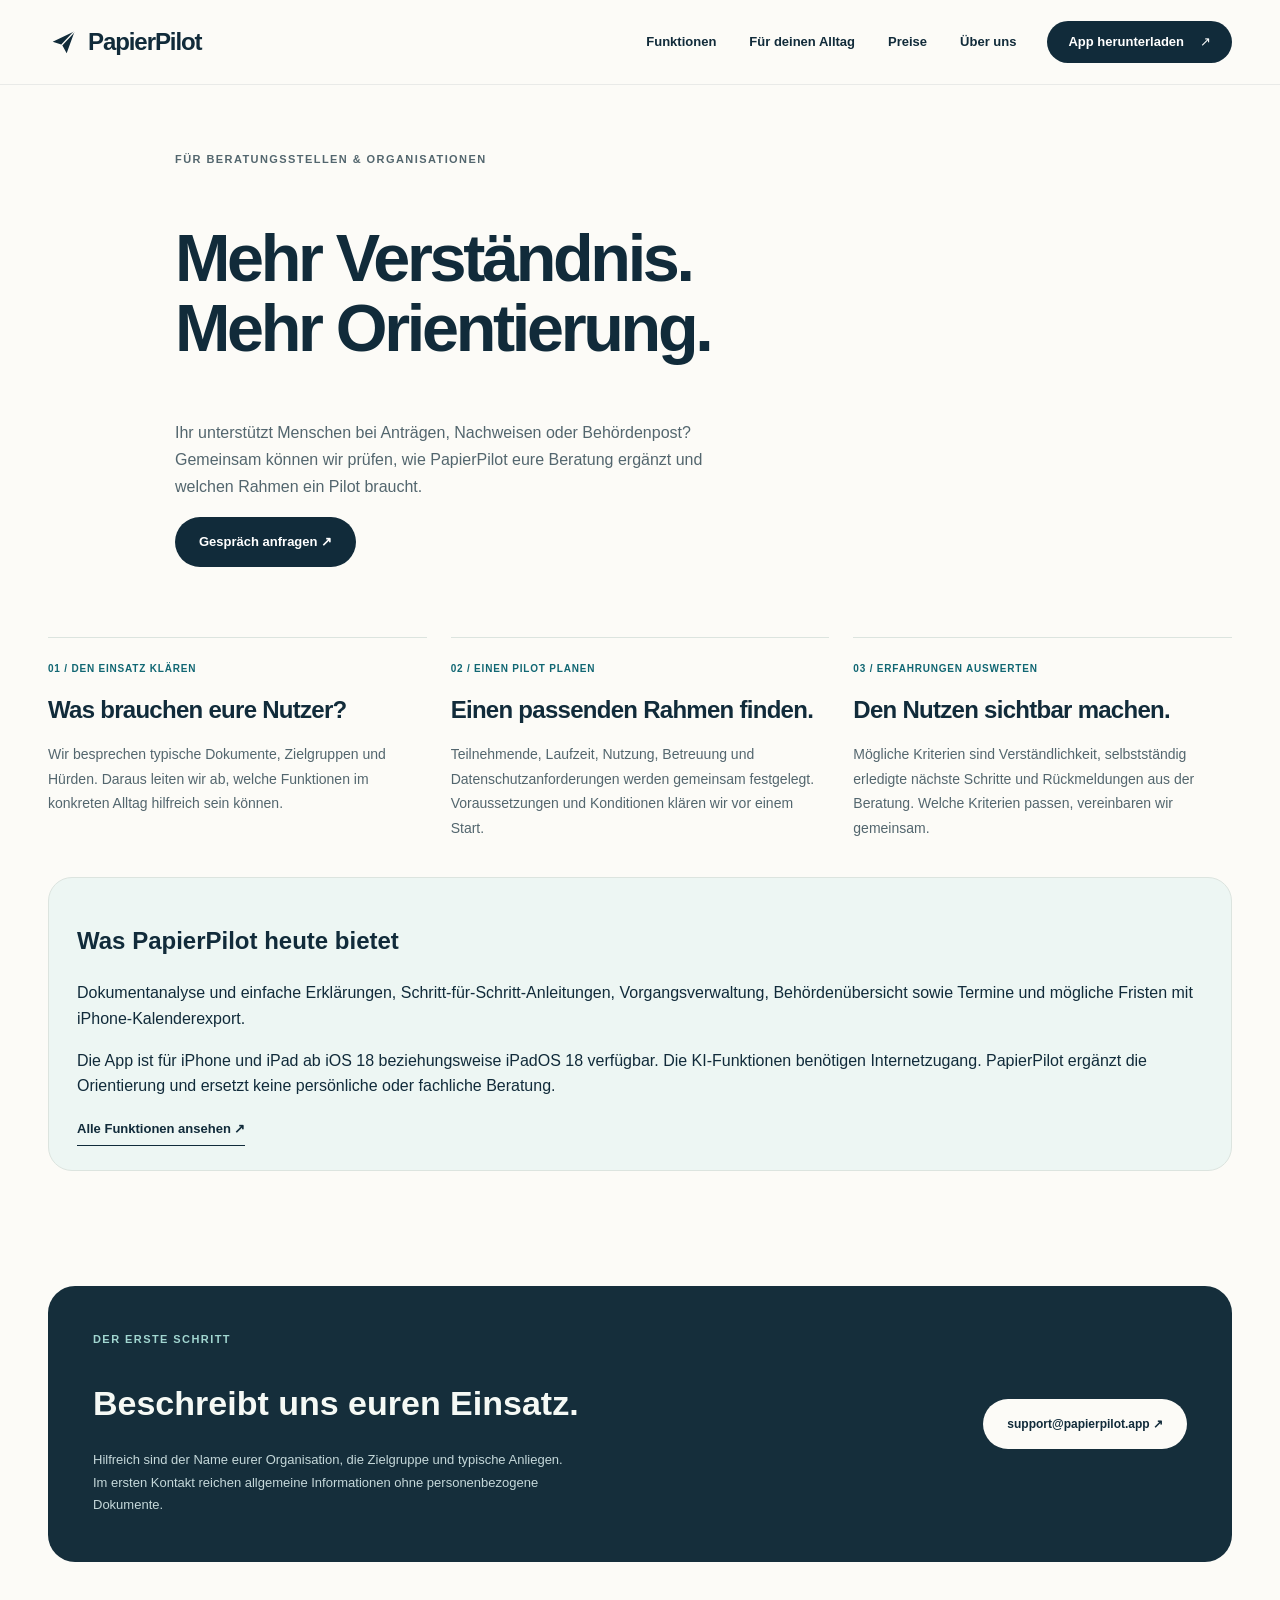
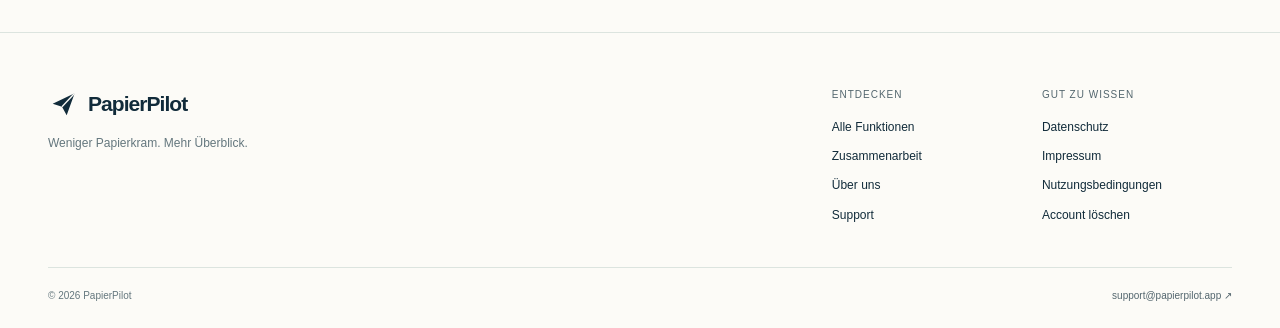
<file: zusammenarbeit.html>
<!DOCTYPE html>
<html lang="de">
<head>
<meta charset="UTF-8"/>
<meta name="viewport" content="width=device-width, initial-scale=1"/>
<title>Zusammenarbeit – PapierPilot</title>
<meta name="description" content="PapierPilot für Beratungsstellen und Organisationen: gemeinsam einen passenden Einsatz und einen möglichen Pilot besprechen."/>
<meta name="theme-color" content="#FCFBF7"/>
<link rel="canonical" href="https://papierpilot.app/zusammenarbeit"/>
<meta property="og:type" content="website"/>
<meta property="og:title" content="Zusammenarbeit – PapierPilot"/>
<meta property="og:description" content="PapierPilot für Beratungsstellen und Organisationen: gemeinsam einen passenden Einsatz und einen möglichen Pilot besprechen."/>
<meta property="og:url" content="https://papierpilot.app/zusammenarbeit"/>
<meta property="og:locale" content="de_DE"/>
<meta property="og:image" content="https://papierpilot.app/og-image.png"/>
<link rel="icon" href="/favicon.svg" type="image/svg+xml"/>
<link rel="apple-touch-icon" href="/apple-touch-icon.png"/>
<link rel="stylesheet" href="styles.css"/>
<link rel="stylesheet" href="landing.css"/>
<script src="script.js" defer></script>
</head>
<body>
<a class="skip-link" href="#hauptinhalt">Zum Inhalt springen</a>
<header class="site-header">
  <div class="header-inner">
    <a class="logo" href="/" aria-label="PapierPilot – Startseite">
      <svg class="logo-mark" viewBox="0 0 48 48" fill="none" aria-hidden="true"><path d="M7 23.5 40 8 28 41l-7-13-14-4.5Z" fill="currentColor"/><path d="m21 28 19-20" stroke="#FCFBF7" stroke-width="2" stroke-linecap="round"/></svg>
      PapierPilot
    </a>
    <button class="nav-toggle" type="button" aria-expanded="false" aria-controls="main-nav" aria-label="Menü öffnen">
      <svg viewBox="0 0 24 24" fill="none" stroke="currentColor" stroke-width="1.8" aria-hidden="true"><path d="M4 8h16M4 16h16"/></svg>
    </button>
    <nav class="main-nav" id="main-nav" aria-label="Hauptnavigation">
      <a href="/#funktionen">Funktionen</a>
      <a href="/#alltag">Für deinen Alltag</a>
      <a href="/#preise">Preise</a>
      <a href="/ueber-uns.html">Über uns</a>
      <a class="nav-download" href="https://apps.apple.com/de/app/papierpilot/id6788533712" target="_blank" rel="noopener noreferrer">App herunterladen <span aria-hidden="true">↗</span></a>
    </nav>
  </div>
</header>
<main id="hauptinhalt">
<section class="container editorial-hero"><p class="overline">Für Beratungsstellen &amp; Organisationen</p><h1>Mehr Verständnis.<br/>Mehr Orientierung.</h1><p>Ihr unterstützt Menschen bei Anträgen, Nachweisen oder Behördenpost? Gemeinsam können wir prüfen, wie PapierPilot eure Beratung ergänzt und welchen Rahmen ein Pilot braucht.</p><a class="btn btn-primary" href="mailto:support@papierpilot.app?subject=Zusammenarbeit%20mit%20PapierPilot">Gespräch anfragen ↗</a></section>
<section class="editorial-section"><div class="container editorial-grid">
<article class="editorial-card"><span class="feature-number">01 / Den Einsatz klären</span><h2>Was brauchen eure Nutzer?</h2><p>Wir besprechen typische Dokumente, Zielgruppen und Hürden. Daraus leiten wir ab, welche Funktionen im konkreten Alltag hilfreich sein können.</p></article>
<article class="editorial-card"><span class="feature-number">02 / Einen Pilot planen</span><h2>Einen passenden Rahmen finden.</h2><p>Teilnehmende, Laufzeit, Nutzung, Betreuung und Datenschutzanforderungen werden gemeinsam festgelegt. Voraussetzungen und Konditionen klären wir vor einem Start.</p></article>
<article class="editorial-card"><span class="feature-number">03 / Erfahrungen auswerten</span><h2>Den Nutzen sichtbar machen.</h2><p>Mögliche Kriterien sind Verständlichkeit, selbstständig erledigte nächste Schritte und Rückmeldungen aus der Beratung. Welche Kriterien passen, vereinbaren wir gemeinsam.</p></article>
</div><div class="container"><div class="info-card"><h2>Was PapierPilot heute bietet</h2><p>Dokumentanalyse und einfache Erklärungen, Schritt-für-Schritt-Anleitungen, Vorgangsverwaltung, Behördenübersicht sowie Termine und mögliche Fristen mit iPhone-Kalenderexport.</p><p>Die App ist für iPhone und iPad ab iOS 18 beziehungsweise iPadOS 18 verfügbar. Die KI-Funktionen benötigen Internetzugang. PapierPilot ergänzt die Orientierung und ersetzt keine persönliche oder fachliche Beratung.</p><a class="text-link" href="/funktionen.html">Alle Funktionen ansehen ↗</a></div></div></section>
<section class="editorial-section"><div class="container"><div class="partner-panel"><div><p class="overline">Der erste Schritt</p><h2>Beschreibt uns euren Einsatz.</h2><p>Hilfreich sind der Name eurer Organisation, die Zielgruppe und typische Anliegen. Im ersten Kontakt reichen allgemeine Informationen ohne personenbezogene Dokumente.</p></div><a class="btn btn-light" href="mailto:support@papierpilot.app?subject=Pilotprojekt%20mit%20PapierPilot">support@papierpilot.app ↗</a></div></div></section>
</main><footer class="site-footer">
  <div class="container">
    <div class="footer-inner">
      <div><a class="logo footer-logo" href="/"><svg class="logo-mark" viewBox="0 0 48 48" fill="none" aria-hidden="true"><path d="M7 23.5 40 8 28 41l-7-13-14-4.5Z" fill="currentColor"/><path d="m21 28 19-20" stroke="#FCFBF7" stroke-width="2"/></svg>PapierPilot</a><p class="footer-tagline">Weniger Papierkram. Mehr Überblick.</p></div>
      <div class="footer-link-groups">
        <div><span class="footer-group-title">Entdecken</span><a href="/funktionen.html">Alle Funktionen</a><a href="/zusammenarbeit.html">Zusammenarbeit</a><a href="/ueber-uns.html">Über uns</a><a href="/support.html">Support</a></div>
        <div><span class="footer-group-title">Gut zu wissen</span><a href="/datenschutz.html">Datenschutz</a><a href="/impressum.html">Impressum</a><a href="/nutzungsbedingungen.html">Nutzungsbedingungen</a><a href="/account-loeschen.html">Account löschen</a></div>
      </div>
    </div>
    <div class="footer-bottom"><span>© 2026 PapierPilot</span><a href="mailto:support@papierpilot.app">support@papierpilot.app <span aria-hidden="true">↗</span></a></div>
  </div>
</footer>
</body></html>
</file>
<file: styles.css>
/* =========================================================
   PapierPilot – Stylesheet
   Bürokratie einfach verstehen.
   Keine externen Fonts, keine externen Icon-Bibliotheken.
   ========================================================= */

:root {
  /* Farben */
  --bg: #eaf7f5;
  --bg-soft: #f4fbfa;
  --card: #ffffff;
  --card-alt: #f3faf9;
  --text: #17302e;
  --text-soft: #48645f;
  --text-faint: #6f8985;
  --accent: #0e8f8b;
  --accent-dark: #0a6f6c;
  --accent-soft: #dff3f1;
  --accent-softer: #eefaf8;
  --border: #d7eeeb;
  --warn-bg: #fff6e8;
  --warn-border: #f0e0bd;
  --warn-text: #6b5423;
  --shadow-card: 0 24px 48px -28px rgba(15, 55, 51, 0.28);
  --shadow-soft: 0 12px 28px -18px rgba(15, 55, 51, 0.22);
  --radius-xl: 32px;
  --radius-lg: 24px;
  --radius-md: 16px;
  --radius-sm: 10px;
  --radius-pill: 999px;

  /* Typografie – ausschließlich Systemschriften */
  --font-heading: -apple-system, "SF Pro Rounded", "Segoe UI", Roboto,
    "Helvetica Neue", Arial, sans-serif;
  --font-body: -apple-system, "Segoe UI", Roboto, "Helvetica Neue", Arial,
    sans-serif;

  --max-width: 1120px;
}

* {
  box-sizing: border-box;
}

html {
  scroll-behavior: smooth;
}

body {
  margin: 0;
  background: var(--bg);
  color: var(--text);
  font-family: var(--font-body);
  font-size: 17px;
  line-height: 1.6;
  -webkit-font-smoothing: antialiased;
}

img,
svg {
  max-width: 100%;
  display: block;
}

a {
  color: var(--accent-dark);
}

a:focus-visible,
button:focus-visible,
.btn:focus-visible {
  outline: 3px solid var(--accent-dark);
  outline-offset: 3px;
}

.container {
  max-width: var(--max-width);
  margin: 0 auto;
  padding: 0 24px;
}

/* Sichtbarkeit nur für Screenreader */
.sr-only {
  position: absolute;
  width: 1px;
  height: 1px;
  padding: 0;
  margin: -1px;
  overflow: hidden;
  clip: rect(0, 0, 0, 0);
  white-space: nowrap;
  border: 0;
}

.skip-link {
  position: absolute;
  left: -999px;
  top: 0;
  background: var(--accent-dark);
  color: #fff;
  padding: 12px 20px;
  border-radius: 0 0 var(--radius-sm) 0;
  z-index: 100;
}

.skip-link:focus {
  left: 0;
}

/* =====================
   Header / Navigation
   ===================== */

.site-header {
  position: sticky;
  top: 0;
  z-index: 50;
  background: rgba(234, 247, 245, 0.9);
  backdrop-filter: blur(10px);
  border-bottom: 1px solid var(--border);
}

.header-inner {
  display: flex;
  align-items: center;
  justify-content: space-between;
  padding: 16px 24px;
}

.logo {
  display: flex;
  align-items: center;
  gap: 10px;
  font-family: var(--font-heading);
  font-weight: 800;
  font-size: 20px;
  color: var(--text);
  text-decoration: none;
  letter-spacing: -0.01em;
}

.logo-mark {
  width: 34px;
  height: 34px;
  flex-shrink: 0;
}

.main-nav {
  display: flex;
  align-items: center;
  gap: 28px;
}

.main-nav a {
  color: var(--text-soft);
  text-decoration: none;
  font-weight: 600;
  font-size: 15px;
  padding: 8px 2px;
  border-bottom: 2px solid transparent;
}

.main-nav a:hover,
.main-nav a[aria-current="page"] {
  color: var(--accent-dark);
  border-bottom-color: var(--accent);
}

.nav-toggle {
  display: none;
  background: var(--card);
  border: 1px solid var(--border);
  border-radius: var(--radius-sm);
  padding: 8px 10px;
  cursor: pointer;
}

.nav-toggle svg {
  width: 22px;
  height: 22px;
}

@media (max-width: 760px) {
  .nav-toggle {
    display: inline-flex;
  }

  .main-nav {
    position: absolute;
    top: 100%;
    left: 0;
    right: 0;
    background: var(--card);
    flex-direction: column;
    align-items: flex-start;
    gap: 4px;
    padding: 12px 24px 20px;
    border-bottom: 1px solid var(--border);
    display: none;
  }

  .main-nav.open {
    display: flex;
  }

  .main-nav a {
    width: 100%;
    padding: 10px 0;
  }
}

/* =====================
   Hero
   ===================== */

.hero {
  padding: 56px 0 32px;
}

.hero-card {
  background: var(--card);
  border-radius: var(--radius-xl);
  box-shadow: var(--shadow-card);
  padding: 56px 48px;
  display: grid;
  grid-template-columns: 1.1fr 0.9fr;
  gap: 40px;
  align-items: center;
  position: relative;
  overflow: hidden;
}

.hero-eyebrow {
  display: inline-flex;
  align-items: center;
  gap: 8px;
  background: var(--accent-soft);
  color: var(--accent-dark);
  font-weight: 700;
  font-size: 13px;
  padding: 7px 16px;
  border-radius: var(--radius-pill);
  margin-bottom: 20px;
}

.hero h1 {
  font-family: var(--font-heading);
  font-size: clamp(36px, 5vw, 52px);
  line-height: 1.06;
  letter-spacing: -0.02em;
  margin: 0 0 12px;
  color: var(--text);
}

.hero-subtitle {
  font-family: var(--font-heading);
  font-weight: 700;
  font-size: 20px;
  color: var(--accent-dark);
  margin: 0 0 18px;
}

.hero-text {
  color: var(--text-soft);
  font-size: 17px;
  max-width: 52ch;
  margin: 0 0 28px;
}

.hero-actions {
  display: flex;
  flex-wrap: wrap;
  gap: 14px;
  margin-bottom: 18px;
}

.hero-note {
  font-size: 13.5px;
  color: var(--text-faint);
  max-width: 52ch;
  line-height: 1.55;
}

.hero-visual {
  position: relative;
  display: flex;
  align-items: center;
  justify-content: center;
}

.hero-visual svg {
  width: 100%;
  height: auto;
  max-width: 340px;
}

@media (max-width: 900px) {
  .hero-card {
    grid-template-columns: 1fr;
    padding: 36px 24px;
  }

  .hero-visual {
    order: -1;
  }

  .hero-visual svg {
    max-width: 220px;
    margin: 0 auto;
  }
}

/* =====================
   Buttons / Badges
   ===================== */

.btn {
  display: inline-flex;
  align-items: center;
  gap: 8px;
  font-family: var(--font-body);
  font-weight: 700;
  font-size: 15px;
  padding: 13px 26px;
  border-radius: var(--radius-pill);
  text-decoration: none;
  border: 2px solid transparent;
  cursor: pointer;
  transition: transform 0.15s ease, background 0.15s ease;
}

.btn:hover {
  transform: translateY(-1px);
}

.btn-primary {
  background: var(--accent);
  color: #ffffff;
}

.btn-primary:hover {
  background: var(--accent-dark);
}

.btn-secondary {
  background: var(--card);
  color: var(--accent-dark);
  border-color: var(--border);
}

.btn-secondary:hover {
  border-color: var(--accent);
}

.badge {
  display: inline-flex;
  align-items: center;
  gap: 6px;
  background: var(--accent-soft);
  color: var(--accent-dark);
  font-size: 12.5px;
  font-weight: 700;
  padding: 5px 14px;
  border-radius: var(--radius-pill);
}

/* =====================
   Sections generisch
   ===================== */

.section {
  padding: 64px 0;
}

.section-tight {
  padding: 32px 0;
}

.section-head {
  max-width: 62ch;
  margin: 0 0 40px;
}

.section-head h2 {
  font-family: var(--font-heading);
  font-size: clamp(28px, 3.4vw, 36px);
  letter-spacing: -0.015em;
  margin: 0 0 14px;
  color: var(--text);
}

.section-head p {
  color: var(--text-soft);
  font-size: 17px;
  margin: 0;
}

.page-hero {
  padding: 48px 0 8px;
}

.page-hero h1 {
  font-family: var(--font-heading);
  font-size: clamp(32px, 4.4vw, 44px);
  letter-spacing: -0.02em;
  margin: 0 0 14px;
}

.page-hero p {
  color: var(--text-soft);
  max-width: 62ch;
  font-size: 17px;
}

.eyebrow {
  display: inline-block;
  color: var(--accent-dark);
  font-weight: 700;
  font-size: 13px;
  letter-spacing: 0.02em;
  text-transform: uppercase;
  margin-bottom: 14px;
}

/* =====================
   Feature Cards
   ===================== */

.card-grid {
  display: grid;
  grid-template-columns: repeat(3, 1fr);
  gap: 20px;
}

@media (max-width: 900px) {
  .card-grid {
    grid-template-columns: repeat(2, 1fr);
  }
}

@media (max-width: 620px) {
  .card-grid {
    grid-template-columns: 1fr;
  }
}

.feature-card {
  background: var(--card);
  border-radius: var(--radius-lg);
  padding: 28px 24px;
  box-shadow: var(--shadow-soft);
  border: 1px solid var(--border);
}

.feature-icon {
  width: 46px;
  height: 46px;
  border-radius: var(--radius-md);
  background: var(--accent-soft);
  display: flex;
  align-items: center;
  justify-content: center;
  margin-bottom: 16px;
}

.feature-icon svg {
  width: 24px;
  height: 24px;
  color: var(--accent-dark);
}

.feature-card h3 {
  font-family: var(--font-heading);
  font-size: 18px;
  margin: 0 0 8px;
  letter-spacing: -0.01em;
}

.feature-card p {
  color: var(--text-soft);
  font-size: 15px;
  margin: 0;
}

/* =====================
   Listen mit Icon
   ===================== */

.icon-list {
  list-style: none;
  margin: 0;
  padding: 0;
  display: grid;
  grid-template-columns: repeat(2, 1fr);
  gap: 12px;
}

@media (max-width: 620px) {
  .icon-list {
    grid-template-columns: 1fr;
  }
}

.icon-list li {
  display: flex;
  align-items: flex-start;
  gap: 10px;
  background: var(--card-alt);
  border-radius: var(--radius-md);
  padding: 14px 16px;
  font-size: 15px;
  color: var(--text-soft);
}

.icon-list svg {
  width: 20px;
  height: 20px;
  color: var(--accent-dark);
  flex-shrink: 0;
  margin-top: 1px;
}

/* =====================
   Hinweis-/Warnboxen
   ===================== */

.notice {
  background: var(--warn-bg);
  border: 1px solid var(--warn-border);
  color: var(--warn-text);
  border-radius: var(--radius-lg);
  padding: 24px 28px;
  display: flex;
  gap: 16px;
  align-items: flex-start;
}

.notice svg {
  width: 24px;
  height: 24px;
  flex-shrink: 0;
  margin-top: 2px;
}

.notice h3 {
  font-family: var(--font-heading);
  margin: 0 0 6px;
  font-size: 17px;
  color: var(--warn-text);
}

.notice p {
  margin: 0;
  font-size: 15px;
  line-height: 1.6;
}

.info-card {
  background: var(--accent-softer);
  border: 1px solid var(--border);
  border-radius: var(--radius-lg);
  padding: 24px 28px;
}

/* =====================
   Content-Blöcke (Rechtstexte etc.)
   ===================== */

.content-card {
  background: var(--card);
  border-radius: var(--radius-xl);
  box-shadow: var(--shadow-soft);
  padding: 44px;
  margin-bottom: 24px;
}

@media (max-width: 620px) {
  .content-card {
    padding: 28px 22px;
  }
}

.content-card h2 {
  font-family: var(--font-heading);
  font-size: 23px;
  letter-spacing: -0.01em;
  margin: 36px 0 12px;
}

.content-card h2:first-child {
  margin-top: 0;
}

.content-card h3 {
  font-family: var(--font-heading);
  font-size: 18px;
  margin: 24px 0 8px;
}

.content-card p {
  color: var(--text-soft);
  margin: 0 0 14px;
}

.content-card ul {
  color: var(--text-soft);
  margin: 0 0 14px;
  padding-left: 22px;
}

.content-card li {
  margin-bottom: 6px;
}

.content-card strong {
  color: var(--text);
}

.placeholder {
  background: var(--warn-bg);
  border: 1px dashed var(--warn-border);
  color: var(--warn-text);
  padding: 2px 8px;
  border-radius: 6px;
  font-weight: 600;
  font-size: 0.95em;
}

.toc {
  background: var(--card-alt);
  border-radius: var(--radius-lg);
  padding: 24px 28px;
  margin-bottom: 28px;
}

.toc h2 {
  font-family: var(--font-heading);
  font-size: 16px;
  margin: 0 0 12px;
}

.toc ol {
  margin: 0;
  padding-left: 20px;
  columns: 2;
  color: var(--text-soft);
  font-size: 14.5px;
}

@media (max-width: 620px) {
  .toc ol {
    columns: 1;
  }
}

.toc a {
  text-decoration: none;
  color: var(--text-soft);
}

.toc a:hover {
  color: var(--accent-dark);
}

.last-updated {
  color: var(--text-faint);
  font-size: 14px;
  margin-bottom: 28px;
}

/* =====================
   FAQ
   ===================== */

.faq-item {
  background: var(--card);
  border-radius: var(--radius-md);
  border: 1px solid var(--border);
  margin-bottom: 12px;
  overflow: hidden;
}

.faq-item summary {
  cursor: pointer;
  padding: 18px 22px;
  font-weight: 700;
  font-family: var(--font-heading);
  font-size: 15.5px;
  list-style: none;
  display: flex;
  justify-content: space-between;
  align-items: center;
  gap: 12px;
}

.faq-item summary::-webkit-details-marker {
  display: none;
}

.faq-item summary::after {
  content: "+";
  font-size: 22px;
  color: var(--accent-dark);
  flex-shrink: 0;
  transition: transform 0.15s ease;
}

.faq-item[open] summary::after {
  transform: rotate(45deg);
}

.faq-item .faq-answer {
  padding: 0 22px 20px;
  color: var(--text-soft);
  font-size: 15px;
}

/* =====================
   Support-Formularhinweis / Kontakt-Karte
   ===================== */

.contact-card {
  background: var(--card);
  border-radius: var(--radius-xl);
  box-shadow: var(--shadow-card);
  padding: 40px;
  display: flex;
  flex-wrap: wrap;
  gap: 28px;
  align-items: center;
  justify-content: space-between;
}

@media (max-width: 620px) {
  .contact-card {
    padding: 28px 22px;
  }
}

.contact-email {
  font-family: var(--font-heading);
  font-size: 22px;
  color: var(--accent-dark);
  text-decoration: none;
  font-weight: 800;
}

/* =====================
   Footer
   ===================== */

.site-footer {
  border-top: 1px solid var(--border);
  background: var(--bg-soft);
  padding: 40px 0 28px;
  margin-top: 48px;
}

.footer-inner {
  display: flex;
  flex-wrap: wrap;
  justify-content: space-between;
  gap: 24px;
  align-items: flex-start;
}

.footer-brand {
  display: flex;
  align-items: center;
  gap: 10px;
  font-family: var(--font-heading);
  font-weight: 800;
  font-size: 17px;
  color: var(--text);
}

.footer-brand svg {
  width: 26px;
  height: 26px;
}

.footer-tagline {
  color: var(--text-faint);
  font-size: 14px;
  margin: 6px 0 0;
}

.footer-links {
  list-style: none;
  display: flex;
  flex-wrap: wrap;
  gap: 8px 22px;
  padding: 0;
  margin: 0;
}

.footer-links a {
  color: var(--text-soft);
  text-decoration: none;
  font-size: 14.5px;
  font-weight: 600;
}

.footer-links a:hover {
  color: var(--accent-dark);
}

.footer-bottom {
  margin-top: 28px;
  padding-top: 20px;
  border-top: 1px solid var(--border);
  color: var(--text-faint);
  font-size: 13px;
  display: flex;
  flex-wrap: wrap;
  gap: 10px 20px;
  justify-content: space-between;
}

/* =====================
   Reduced Motion
   ===================== */

@media (prefers-reduced-motion: reduce) {
  html {
    scroll-behavior: auto;
  }

  * {
    transition: none !important;
    animation: none !important;
  }
}
.hero-download-note {
    margin-top: 14px;
    margin-bottom: 10px;
    font-size: 0.95rem;
    font-weight: 500;
    color: #0E8F8B;
}

.hero-download-note a {
    color: inherit;
    text-decoration: none;
}
</file>
<file: landing.css>
/* PapierPilot: shared visual language, local assets, system fonts. */
:root {
  --bg: #fcfbf7;
  --bg-soft: #f4f5f0;
  --card: #fff;
  --text: #112b3a;
  --text-soft: #53666e;
  --text-faint: #64777e;
  --accent: #147988;
  --accent-dark: #116773;
  --accent-soft: #d9efec;
  --accent-softer: #edf6f3;
  --border: #dce4df;
  --max-width: 1232px;
}
html { scroll-padding-top: 100px; }
body { font-size: 16px; }
button, input { font: inherit; }
button { color: inherit; }
[hidden] { display: none !important; }
:focus-visible { outline: 3px solid var(--accent); outline-offset: 5px; }
.site-header { background: rgba(252,251,247,.95); border-color: rgba(17,43,58,.08); }
.header-inner { max-width: var(--max-width); margin: auto; padding: 17px 24px; min-height: 84px; }
.logo { font-size: 24px; letter-spacing: -.045em; gap: 8px; }
.logo-mark { width: 32px; height: 32px; color: var(--text); }
.main-nav { gap: 29px; }
.main-nav a { font-size: 13px; font-weight: 550; color: var(--text); border: 0; }
.main-nav a:hover { color: var(--accent); }
.main-nav .nav-download { display: inline-flex; align-items: center; gap: 16px; background: var(--text); color: #fff; border: 0; border-radius: 999px; padding: 11px 21px; }
.main-nav .nav-download:hover { color: #fff; background: var(--accent); }
.nav-toggle { background: transparent; border-color: var(--border); }
.landing-page .section { padding: 90px 0; }
.landing-page h1, .landing-page h2, .landing-page h3 { font-family: var(--font-heading); letter-spacing: -.045em; line-height: 1.1; }
.landing-page h2 { font-size: clamp(34px,4.2vw,54px); margin: 0 0 21px; font-weight: 650; }
.landing-page h2 span { color: var(--accent); }
.overline { margin: 0 0 19px; color: var(--accent-dark); font-size: 11px; font-weight: 700; text-transform: uppercase; letter-spacing: .13em; display: flex; align-items: center; gap: 10px; }
.status-dot { background: var(--accent); width: 6px; height: 6px; border-radius: 50%; box-shadow: 0 0 0 4px var(--accent-soft); }
.btn { font-size: 13px; min-height: 50px; padding: 13px 23px; gap: 12px; font-weight: 650; line-height: 1.5; justify-content: center; border-width: 1px; }
.btn svg { width: 22px; height: 22px; flex: 0 0 auto; }
.btn-primary { background: var(--text); color: #fff; }
.btn-primary:hover { background: var(--accent); }
.btn-secondary { background: transparent; border-color: var(--text); color: var(--text); }
.btn-secondary:hover { background: var(--accent-soft); border-color: var(--text); }
.btn-quiet { padding-left: 8px; padding-right: 8px; color: var(--text); }
.play-icon { font-size: 21px; width: 30px; height: 30px; border: 1px solid var(--border); border-radius: 50%; display: grid; place-items: center; }
.btn-light { background: var(--bg); color: var(--text); }
.btn-light:hover { background: var(--accent-soft); }
.text-link { color: var(--text); font-size: 13px; text-decoration: none; display: inline-flex; gap: 18px; align-items: center; border-bottom: 1px solid currentColor; padding-bottom: 5px; font-weight: 600; }
.text-link:hover { color: var(--accent); }
.landing-hero { overflow: clip; padding-top: 35px; }
.hero-layout { display: grid; grid-template-columns: 1.14fr 1fr; gap: 48px; align-items: center; min-height: 634px; }
.hero-copy { position: relative; z-index: 2; padding: 26px 0; }
.landing-page h1 { font-size: clamp(48px,5.7vw,73px); margin: 0 0 25px; letter-spacing: -.055em; line-height: 1.055; font-weight: 650; }
.landing-page h1 span { color: var(--accent); }
.hero-description { font-size: 17px; line-height: 1.65; max-width: 42ch; color: var(--text-soft); margin: 0 0 27px; }
.hero-actions { align-items: center; gap: 12px; margin-bottom: 14px; }
.free-note { color: var(--text-soft); font-size: 11px; margin: 0; line-height: 1.7; }
.free-note strong { font-weight: 600; color: var(--text); }
.hero-highlights { list-style: none; display: flex; flex-wrap: wrap; gap: 8px 19px; padding: 0; margin: 27px 0 0; color: var(--text-soft); font-size: 11px; }
.hero-highlights li { display: flex; align-items: center; gap: 7px; }
.hero-highlights li::before { content: "✓"; color: var(--accent); font-weight: 700; }
.hero-product { position: relative; display: flex; align-items: center; justify-content: center; min-height: 620px; }
.hero-orbit { position: absolute; width: 460px; height: 480px; border-radius: 47% 53% 59% 41% / 48% 48% 52% 52%; background: #d9eeea; transform: rotate(-10deg); }
.flight-path { position: absolute; inset: 10px -22px auto; width: calc(100% + 44px); height: 570px; color: #70aeaa; }
.phone { display: block; position: relative; width: 220px; padding: 0; background: #152c35; border: 6px solid #253740; border-radius: 33px; box-shadow: 0 24px 37px -16px rgba(17,43,58,.28), 0 0 0 1px rgba(17,43,58,.28); margin: 0; overflow: hidden; line-height: 0; text-align: left; flex: 0 0 auto; }
.phone img { width: 100%; height: auto; display: block; border-radius: 25px; }
.screenshot-button { cursor: zoom-in; }
.screenshot-button:focus-visible { outline-offset: 8px; }
.screenshot-expand { position: absolute; bottom: 10px; right: 10px; width: 27px; height: 27px; display: grid; place-items: center; border: 1px solid rgba(255,255,255,.8); border-radius: 50%; background: rgba(17,43,58,.87); color: #fff; line-height: 1; font-size: 15px; opacity: 0; transition: opacity .2s; }
.screenshot-button:hover .screenshot-expand, .screenshot-button:focus-visible .screenshot-expand { opacity: 1; }
.hero-phone { width: 259px; border-width: 7px; border-radius: 39px; transform: rotate(5deg); box-shadow: 0 36px 50px -15px rgba(17,43,58,.27), 0 0 0 1px rgba(17,43,58,.28); }
.hero-phone img { border-radius: 30px; }
.hero-stamp { position: absolute; background: var(--bg); border: 1px solid #c4dcd5; border-radius: 17px; padding: 16px 48px 16px 18px; bottom: 68px; left: 6px; transform: rotate(-4deg); box-shadow: 0 10px 24px -18px rgba(17,43,58,.5); font-size: 13px; line-height: 1.5; }
.hero-stamp span, .hero-stamp strong { display: block; }
.hero-stamp span { color: var(--text-soft); font-size: 11px; }
.hero-stamp svg { position: absolute; right: 12px; top: 20px; width: 28px; height: 28px; color: var(--accent); }
.product-caption { position: absolute; bottom: 7px; color: var(--text-soft); font-size: 10px; letter-spacing: .02em; }
.hero-proof { display: flex; align-items: center; justify-content: space-between; gap: 20px; padding-top: 28px; padding-bottom: 30px; border-top: 1px solid var(--border); margin-top: 10px; }
.hero-proof a { text-decoration: none; display: flex; align-items: center; gap: 14px; color: var(--text-soft); font-size: 11px; }
.hero-proof a strong { color: var(--text); font-size: 13px; }
.hero-proof small { color: var(--text-faint); font-size: 10px; }
.rating-stars { color: var(--accent); letter-spacing: 2px; font-size: 15px; }
.hero-proof-line { font-size: 11px; color: var(--text-soft); }
.section-heading { max-width: 650px; margin-bottom: 42px; }
.section-heading > p:last-child { color: var(--text-soft); font-size: 15px; line-height: 1.7; max-width: 55ch; margin: 0; }
.heading-row { display: flex; align-items: flex-end; justify-content: space-between; gap: 60px; max-width: none; }
.heading-row > p:last-child { max-width: 37ch; padding-bottom: 23px; }
.demo-section { background: #f2f5ef; border-top: 1px solid var(--border); border-bottom: 1px solid var(--border); }
.demo-layout { display: grid; grid-template-columns: 1fr 1fr; gap: 90px; align-items: center; }
.demo-content { max-width: 540px; }
.demo-tabs { display: grid; gap: 8px; }
.demo-tab { display: flex; align-items: center; text-align: left; gap: 17px; padding: 22px 20px; border: 1px solid transparent; border-bottom-color: #d9e1dc; background: transparent; border-radius: 5px; cursor: pointer; }
.demo-tab[aria-selected="true"] { background: var(--card); border-color: #d9e1dc; border-radius: 15px; box-shadow: 0 8px 14px -14px #112b3a; }
.step-number { color: var(--accent); font-size: 12px; align-self: flex-start; line-height: 26px; }
.demo-tab strong { font-size: 17px; font-weight: 600; display: block; line-height: 1.5; letter-spacing: -.02em; }
.demo-tab span span { display: block; font-size: 12px; color: var(--text-soft); margin-top: 4px; }
.tab-arrow { margin-left: auto; font-size: 20px; color: var(--accent); opacity: 0; }
.demo-tab[aria-selected="true"] .tab-arrow { opacity: 1; }
.demo-stage { background: #d9eeea; border-radius: 30px; padding: 31px 25px 24px; min-height: 620px; display: flex; align-items: center; justify-content: center; position: relative; }
.demo-stage::before { content: ""; position: absolute; width: 86%; height: 65%; background: #e5f4ef; border-radius: 50%; }
.demo-panel { position: relative; display: flex; align-items: center; flex-direction: column; width: 100%; }
.demo-panel .phone { width: 233px; }
.demo-panel > p { font-size: 12px; line-height: 1.65; max-width: 34ch; text-align: center; color: #2c525a; margin: 22px 0 0; min-height: 40px; }
.demo-controls { display: flex; align-items: center; gap: 18px; margin: 29px 0 13px; }
.demo-controls > span { font-size: 11px; color: var(--text-soft); }
.demo-play { background: none; color: var(--text); border: 0; font-size: 12px; font-weight: 650; padding: 4px 0; cursor: pointer; display: flex; gap: 8px; align-items: center; }
.demo-play > span:first-child { font-size: 21px; line-height: 1; }
.demo-progress { height: 2px; background: #d9e1dc; }
.demo-progress span { width: 0; height: 100%; display: block; background: var(--accent); }
.demo-progress.is-playing span { animation: demo-timer 24s linear both; }
@keyframes demo-timer { to { width: 100%; } }
.example-note, .ai-note { color: var(--text-soft); font-size: 11px; line-height: 1.6; }
.example-note { max-width: 42ch; margin: 18px 0 0; }
.ai-note { margin: 27px 0 0; text-align: center; }
.product-grid { display: grid; grid-template-columns: repeat(2,minmax(0,1fr)); gap: 22px; }
.product-card { display: flex; gap: 16px; align-items: center; justify-content: space-between; padding: 32px 28px 32px 32px; border-radius: 25px; min-height: 506px; overflow: clip; }
.product-card-mint { background: #e3f1eb; }
.product-card-cream { background: #f0ede1; }
.product-card-dark { background: #142e3b; color: #f7fbf7; }
.product-card-blue { background: #e2eef0; }
.product-card-copy { max-width: 240px; min-width: 0; }
.feature-number { display: block; font-size: 10px; text-transform: uppercase; letter-spacing: .08em; color: var(--accent-dark); margin-bottom: 21px; font-weight: 700; }
.product-card h3 { font-size: 28px; margin: 0 0 19px; font-weight: 600; }
.product-card-copy p { font-size: 14px; line-height: 1.75; color: var(--text-soft); margin-bottom: 22px; }
.feature-tag { font-size: 9px; display: inline-block; border: 1px solid rgba(17,43,58,.18); border-radius: 999px; padding: 6px 10px; line-height: 1.5; }
.product-card-dark .feature-number { color: #9de0da; }
.product-card-dark .product-card-copy p { color: #d1e3e4; }
.product-card-dark .feature-tag { color: #d1e3e4; border-color: #54757f; }
.product-card .phone { width: 190px; border-width: 5px; border-radius: 29px; transform: rotate(3deg); }
.product-card .phone img { border-radius: 23px; }
.product-card:nth-child(2) .phone, .product-card:nth-child(4) .phone { transform: rotate(-3deg); }
.feature-extras { display: grid; grid-template-columns: 1fr 1fr; gap: 50px; padding: 39px 0; }
.feature-extras article { display: flex; gap: 24px; align-items: center; justify-content: space-between; padding: 0 20px 0 0; }
.feature-extras article > div { max-width: 285px; }
.feature-extras article .extra-symbol { margin-bottom: 17px; }
.feature-extras .phone { width: 100px; border-width: 3px; border-radius: 17px; }
.feature-extras .phone img { border-radius: 13px; }
.extra-symbol { width: 29px; height: 29px; flex: 0 0 auto; font-size: 35px; line-height: 1; color: var(--accent); }
.feature-extras h3 { font-size: 17px; letter-spacing: -.02em; margin: 0 0 10px; }
.feature-extras p { color: var(--text-soft); font-size: 14px; line-height: 1.65; max-width: 39ch; margin: 0; }
.everyday-section { background: #f2f3ed; }
.everyday-grid { display: grid; grid-template-columns: repeat(4,minmax(0,1fr)); gap: 0; }
.everyday-grid article { border-top: 1px solid #becfc8; border-right: 1px solid #d4ded8; position: relative; padding: 25px 27px 0; }
.everyday-grid article:first-child { padding-left: 0; }
.everyday-grid article:last-child { border-right: 0; padding-right: 0; }
.case-index { display: block; color: var(--text-faint); font-size: 10px; letter-spacing: .06em; }
.everyday-grid svg { width: 43px; height: 43px; color: var(--accent); margin: 32px 0 25px; }
.everyday-grid h3 { font-size: 22px; margin: 0 0 16px; font-weight: 600; }
.everyday-grid p { font-size: 14px; color: var(--text-soft); line-height: 1.75; margin: 0; min-height: 90px; }
.case-keyword { display: block; color: var(--accent-dark); font-size: 10px; font-weight: 650; margin-top: 20px; }
.trust-layout { display: grid; grid-template-columns: 1.1fr 1fr; gap: 100px; align-items: center; }
.trust-copy > p { color: var(--text-soft); max-width: 43ch; font-size: 14px; }
.trust-copy .overline { color: var(--accent-dark); font-size: 11px; }
.privacy-points { list-style: none; padding: 0; margin: 28px 0 32px; display: grid; gap: 22px; }
.privacy-points li { position: relative; padding-left: 24px; font-size: 12px; line-height: 1.65; }
.privacy-points li::before { content: "✓"; color: var(--accent); position: absolute; left: 0; top: 0; font-size: 14px; }
.privacy-points strong { display: block; font-size: 13px; font-weight: 650; }
.privacy-points span { display: block; color: var(--text-soft); margin-top: 4px; }
.review-card { background: #e4efea; border-radius: 27px; padding: 38px; }
.review-eyebrow { display: block; font-size: 10px; letter-spacing: .08em; text-transform: uppercase; margin-bottom: 35px; color: var(--text-soft); }
.review-card .rating-stars { display: block; margin-bottom: 17px; }
.review-card blockquote { margin: 0; font-family: var(--font-heading); font-weight: 500; letter-spacing: -.035em; font-size: 29px; line-height: 1.3; }
.review-card > p { color: var(--text-soft); font-size: 11px; margin: 25px 0 14px; }
.review-source { display: flex; flex-wrap: wrap; gap: 10px; justify-content: space-between; color: var(--text-soft); font-size: 10px; }
.review-source a { color: var(--text); text-underline-offset: 3px; }
.review-rating { display: flex; gap: 20px; align-items: center; border-top: 1px solid #b8cdc5; margin-top: 35px; padding-top: 25px; }
.review-rating strong { font-size: 49px; line-height: 1; font-weight: 550; letter-spacing: -.05em; white-space: nowrap; }
.review-rating strong span { font-size: 20px; margin-left: 3px; color: var(--text-soft); }
.review-rating > span { font-size: 11px; color: var(--text-soft); line-height: 1.6; }
.review-rating small { font-size: 10px; }
.pricing-section { background: #f4f4ee; }
.pricing-grid { display: grid; grid-template-columns: 1fr 1fr; gap: 22px; max-width: 990px; }
.price-card { background: var(--bg); border: 1px solid var(--border); border-radius: 25px; padding: 34px 37px; display: flex; flex-direction: column; }
.price-card-premium { background: #d9ece8; border-color: #bfd8d0; }
.price-label { text-transform: uppercase; font-size: 10px; letter-spacing: .1em; color: var(--accent-dark); font-weight: 700; margin: 0 0 18px; }
.price-card h3 { font-size: 29px; margin: 0 0 24px; font-weight: 600; }
.price { font-size: 54px; font-weight: 550; letter-spacing: -.045em; line-height: 1.05; margin-top: auto; }
.price-period { font-size: 12px; color: var(--text-soft); margin: 10px 0 26px; min-height: 20px; }
.price-features { list-style: none; padding: 0; display: grid; gap: 12px; margin: 0 0 27px; }
.price-features li { font-size: 14px; display: flex; gap: 11px; align-items: baseline; }
.price-features li::before { content: "✓"; color: var(--accent); font-weight: 700; }
.price-explanation { font-size: 11px; color: var(--text-soft); margin: 0 0 22px; min-height: 36px; }
.price-card .btn { align-self: flex-start; margin-top: auto; }
.billing-options { display: inline-flex; align-self: flex-start; background: rgba(255,255,255,.6); border: 1px solid #bfd8d0; padding: 3px; border-radius: 999px; margin: 0 0 22px; }
.billing-options button { border: 0; background: transparent; color: var(--text-soft); font-size: 11px; padding: 7px 19px; border-radius: 999px; cursor: pointer; }
.billing-options button[aria-pressed="true"] { background: var(--text); color: #fff; }
.pricing-footnote { color: var(--text-soft); font-size: 10px; max-width: 85ch; line-height: 1.65; margin-top: 20px; }
.landing-page .partner-section { padding: 60px 0; }
.partner-panel { position: relative; background: #152e3b; color: #f5f9f5; border-radius: 27px; padding: 45px; display: flex; gap: 35px; align-items: center; justify-content: space-between; overflow: hidden; }
.partner-panel > div, .partner-panel .btn { position: relative; z-index: 1; }
.partner-panel .overline { color: #a1d6d0; }
.partner-panel h2 { font-size: 34px; margin-bottom: 18px; }
.partner-panel p:last-child { color: #c5d8da; font-size: 13px; line-height: 1.75; max-width: 65ch; margin: 0; }
.partner-panel .btn { flex-shrink: 0; font-size: 12px; }
.partner-plane { position: absolute; right: 24%; top: -14px; width: 190px; opacity: .07; transform: rotate(10deg); }
.faq-layout { display: grid; grid-template-columns: 1fr 1.3fr; gap: 70px; }
.landing-faq .section-heading { margin: 0; }
.landing-faq .section-heading h2 { font-size: 43px; }
.landing-faq .section-heading p:last-child { font-size: 13px; }
.landing-faq .text-link { margin-top: 12px; }
.landing-faq .faq-item { background: transparent; border: 0; border-top: 1px solid var(--border); border-radius: 0; margin: 0; }
.landing-faq .faq-item:last-child { border-bottom: 1px solid var(--border); }
.landing-faq summary { padding: 22px 0; font-size: 13px; letter-spacing: -.01em; font-weight: 600; }
.landing-faq .faq-answer { padding: 0 30px 23px 0; font-size: 14px; line-height: 1.8; }
.final-download { text-align: center; background: #d9eeea; border-radius: 30px; padding: 58px 30px; margin-top: 85px; }
.final-download > svg { width: 36px; height: 36px; margin: 0 auto 18px; color: var(--text); }
.final-download h2 { font-size: 46px; margin-bottom: 18px; }
.final-download p { font-size: 13px; color: var(--text-soft); margin-bottom: 26px; }
.final-platform { display: block; margin-top: 15px; font-size: 10px; color: var(--text-soft); }
.site-footer { margin-top: 0; padding: 54px 0 24px; background: var(--bg); }
.footer-inner { gap: 45px; }
.footer-logo { font-size: 21px; }
.footer-tagline { font-size: 12px; margin-top: 13px; }
.footer-link-groups { display: grid; grid-template-columns: 1fr 1fr; gap: 90px; margin-right: 70px; }
.footer-link-groups > div { display: flex; flex-direction: column; gap: 10px; }
.footer-group-title { color: var(--text-soft); font-size: 10px; text-transform: uppercase; letter-spacing: .1em; margin-bottom: 5px; }
.footer-link-groups a { color: var(--text); font-size: 12px; text-decoration: none; }
.footer-link-groups a:hover { color: var(--accent); }
.footer-bottom { font-size: 10px; margin-top: 42px; }
.footer-bottom a { color: var(--text-soft); text-decoration: none; }
.screenshot-dialog { border: 1px solid var(--border); border-radius: 21px; background: var(--bg); padding: 15px 20px; max-width: min(96vw,630px); max-height: 96vh; color: var(--text); }
.screenshot-dialog::backdrop { background: rgba(9,25,35,.8); backdrop-filter: blur(5px); }
.dialog-toolbar { display: flex; align-items: center; justify-content: space-between; gap: 25px; margin-bottom: 14px; }
.dialog-toolbar h2 { font-size: 14px; letter-spacing: -.01em; line-height: 1.3; max-width: 38ch; margin: 0; }
.dialog-close { background: transparent; border: 1px solid var(--border); border-radius: 999px; padding: 8px 12px; cursor: pointer; white-space: nowrap; font-size: 11px; }
.dialog-close span { font-size: 16px; margin-left: 10px; }
.screenshot-dialog > img { width: auto; height: auto; max-height: calc(93vh - 85px); max-width: 100%; margin: auto; border-radius: 19px; }
.editorial-hero { padding: 65px 0 25px; max-width: 930px; }
.editorial-hero h1 { font-size: clamp(40px,5.2vw,68px); letter-spacing: -.05em; line-height: 1.05; font-weight: 600; }
.editorial-hero p { font-size: 16px; max-width: 61ch; line-height: 1.7; color: var(--text-soft); }
.editorial-hero .overline { font-size: 11px; }
.editorial-section { padding: 45px 0 70px; }
.editorial-grid { display: grid; grid-template-columns: repeat(3,1fr); gap: 24px; }
.editorial-card { border-top: 1px solid var(--border); padding: 23px 0; }
.editorial-card h2 { font-size: 24px; line-height: 1.2; letter-spacing: -.03em; margin-bottom: 17px; }
.editorial-card p { color: var(--text-soft); font-size: 14px; line-height: 1.75; }
.editorial-card .feature-number { margin-bottom: 16px; }
.team-initials { display: grid; place-items: center; background: var(--accent-soft); color: var(--accent); width: 57px; height: 57px; border-radius: 50%; font-size: 19px; margin-bottom: 22px; }
.feature-detail-grid { display: grid; grid-template-columns: repeat(2,minmax(0,1fr)); gap: 21px; }
.feature-detail-grid .feature-card { box-shadow: none; }
.feature-detail-grid .feature-card h2 { font-size: 20px; margin: 0 0 12px; }
.technical-note { font-size: 12px; color: var(--text-soft); line-height: 1.7; }
@keyframes demo-timer { from { width: 0; } to { width: 100%; } }

@media (max-width: 1100px) {
  .hero-layout { gap: 24px; }
  .hero-orbit { width: 365px; height: 445px; }
  .flight-path { width: 105%; left: -8px; }
  .hero-stamp { left: 0; }
  .main-nav { gap: 20px; }
  .product-card { padding: 26px 23px; gap: 13px; min-height: 465px; }
  .product-card .phone { width: 164px; }
  .product-card h3 { font-size: 25px; }
  .product-card-copy p { font-size: 12px; }
  .product-card .feature-tag { font-size: 8px; }
  .demo-layout { gap: 50px; }
  .trust-layout { gap: 60px; }
  .partner-panel { flex-direction: column; align-items: flex-start; }
  .footer-link-groups { margin-right: 20px; gap: 55px; }
}
@media (max-width: 900px) {
  .header-inner { min-height: 72px; padding-top: 14px; padding-bottom: 14px; }
  .main-nav { gap: 14px; }
  .main-nav a { font-size: 11px; }
  .main-nav .nav-download { padding: 10px 13px; gap: 8px; }
  .logo { font-size: 21px; }
  .hero-layout { grid-template-columns: 1.15fr 1fr; gap: 18px; min-height: 562px; }
  .landing-page h1 { font-size: 53px; }
  .hero-product { min-height: 545px; }
  .hero-orbit { width: 305px; height: 400px; }
  .hero-phone { width: 220px; }
  .hero-stamp { bottom: 72px; padding: 12px 36px 12px 13px; left: -10px; }
  .hero-stamp strong { font-size: 11px; }
  .hero-stamp svg { width: 23px; right: 8px; top: 17px; }
  .hero-description { font-size: 15px; }
  .hero-actions { gap: 6px; }
  .hero-actions .btn { font-size: 11px; padding: 12px 16px; }
  .hero-actions .btn-quiet { padding-left: 3px; padding-right: 3px; }
  .hero-proof-line { display: none; }
  .landing-page .section { padding: 70px 0; }
  .product-grid { grid-template-columns: 1fr; gap: 20px; }
  .product-card { min-height: 475px; padding: 32px 44px; }
  .product-card-copy { max-width: 300px; }
  .product-card h3 { font-size: 34px; }
  .product-card-copy p { font-size: 14px; }
  .product-card .phone { width: 187px; }
  .product-card .feature-tag { font-size: 10px; }
  .everyday-grid { grid-template-columns: repeat(2,1fr); row-gap: 35px; }
  .everyday-grid article:nth-child(2) { border-right: 0; padding-right: 0; }
  .everyday-grid article:nth-child(3) { padding-left: 0; }
  .everyday-grid p { min-height: 0; }
  .trust-layout { gap: 35px; }
  .review-card { padding: 30px; }
  .review-card blockquote { font-size: 25px; }
  .review-rating { flex-wrap: wrap; gap: 12px; }
  .faq-layout { gap: 40px; grid-template-columns: 1fr 1.2fr; }
  .landing-faq .section-heading h2 { font-size: 35px; }
  .demo-layout { gap: 30px; }
  .demo-stage { min-height: 575px; padding: 25px 20px; }
  .demo-panel .phone { width: 215px; }
  .demo-tab { padding: 18px 13px; gap: 12px; }
  .demo-tab strong { font-size: 14px; }
  .demo-tab span span { font-size: 11px; }
  .price-card { padding: 30px; }
  .editorial-grid { gap: 30px; }
}
@media (max-width: 760px) {
  .main-nav { background: var(--bg); padding: 15px 24px 22px; align-items: stretch; gap: 4px; }
  .main-nav a { font-size: 14px; }
  .main-nav .nav-download { padding: 12px 18px; margin-top: 10px; width: fit-content; }
  .hero-layout { grid-template-columns: 1fr; gap: 8px; }
  .landing-hero { padding-top: 8px; }
  .hero-copy { max-width: 540px; padding-bottom: 0; }
  .landing-page h1 { font-size: clamp(44px,8vw,63px); max-width: 13ch; }
  .hero-description { max-width: 44ch; font-size: 16px; }
  .hero-actions .btn { font-size: 12px; }
  .hero-highlights { margin-top: 21px; gap: 10px 17px; }
  .hero-product { min-height: 550px; max-width: 450px; width: 100%; margin: 0 auto; }
  .hero-orbit { width: 355px; height: 425px; }
  .hero-phone { width: 222px; }
  .hero-stamp { left: 15px; bottom: 77px; }
  .product-caption { bottom: 13px; }
  .hero-proof { margin-top: 10px; padding-top: 21px; padding-bottom: 21px; }
  .hero-proof a { flex-wrap: wrap; gap: 6px 12px; }
  .hero-proof a small { display: block; }
  .hero-proof a > span:last-child { line-height: 1.7; }
  .heading-row { display: block; }
  .heading-row > p:last-child { max-width: 52ch; padding: 0; }
  .demo-layout { grid-template-columns: 1fr; gap: 30px; }
  .demo-content { max-width: none; }
  .demo-stage { min-height: 580px; }
  .demo-panel .phone { width: 220px; }
  .demo-tab { padding: 18px 16px; }
  .demo-tab strong { font-size: 16px; }
  .demo-tab span span { font-size: 12px; }
  .demo-controls { margin-top: 24px; }
  .example-note { max-width: none; }
  .feature-extras { gap: 30px; }
  .trust-layout { grid-template-columns: 1fr; gap: 40px; }
  .trust-copy > p { max-width: 56ch; }
  .review-card { padding: 34px; }
  .review-card blockquote { max-width: 24ch; font-size: 30px; }
  .review-rating { flex-wrap: nowrap; }
  .pricing-grid { grid-template-columns: 1fr; }
  .price-card { padding: 31px; }
  .price { margin-top: 0; }
  .price-explanation { min-height: 0; }
  .partner-panel { padding: 34px; }
  .partner-panel h2 { font-size: 32px; }
  .faq-layout { grid-template-columns: 1fr; gap: 30px; }
  .landing-faq .section-heading h2 { font-size: 41px; }
  .final-download { margin-top: 55px; }
  .final-download h2 { font-size: 39px; }
  .footer-inner { flex-direction: column; }
  .footer-link-groups { margin-right: 0; gap: 55px; }
  .editorial-grid { grid-template-columns: 1fr; gap: 10px; }
  .feature-detail-grid { grid-template-columns: 1fr; }
}
@media (max-width: 450px) {
  .container { padding-left: 21px; padding-right: 21px; }
  .header-inner { padding-left: 21px; padding-right: 21px; }
  .logo { font-size: 21px; }
  .landing-page .section { padding: 58px 0; }
  .landing-page h1 { font-size: 47px; }
  .hero-description { font-size: 15px; }
  .hero-actions { flex-wrap: wrap; gap: 7px 14px; }
  .hero-actions .btn { min-height: 47px; }
  .hero-actions .btn-primary { padding: 11px 18px; font-size: 11px; }
  .hero-actions .btn-quiet { font-size: 11px; }
  .free-note { font-size: 10px; }
  .free-note strong { display: block; }
  .hero-highlights { font-size: 10px; gap: 8px 12px; }
  .hero-product { min-height: 537px; }
  .hero-orbit { width: 320px; height: 399px; }
  .hero-stamp { left: 0; }
  .hero-proof a { font-size: 10px; }
  .hero-proof small { font-size: 9px; }
  .hero-proof a .rating-stars { font-size: 13px; }
  .landing-page h2 { font-size: 36px; }
  .section-heading { margin-bottom: 30px; }
  .section-heading > p:last-child { font-size: 13px; }
  .product-card { padding: 25px 21px; gap: 23px; flex-direction: column; align-items: flex-start; min-height: 0; }
  .product-card-copy { max-width: none; }
  .product-card h3 { font-size: 29px; }
  .product-card-copy p { font-size: 13px; margin-bottom: 15px; }
  .feature-number { margin-bottom: 15px; }
  .product-card .phone { width: 192px; align-self: center; margin: 10px 0 8px; }
  .feature-extras { grid-template-columns: 1fr; padding: 30px 0; }
  .everyday-grid { gap: 30px 0; }
  .everyday-grid article { padding: 19px 15px 0; }
  .everyday-grid h3 { font-size: 19px; }
  .everyday-grid p { font-size: 13px; }
  .everyday-grid svg { width: 35px; height: 35px; margin-top: 24px; }
  .review-card { padding: 29px; }
  .review-card blockquote { font-size: 27px; }
  .review-source { gap: 10px; }
  .review-rating { flex-wrap: wrap; }
  .price-card { padding: 29px; }
  .partner-panel { padding: 30px 26px; gap: 25px; }
  .partner-panel h2 { font-size: 29px; }
  .partner-panel .btn { font-size: 10px; padding-left: 15px; padding-right: 15px; }
  .partner-panel .overline { font-size: 9px; }
  .landing-faq .section-heading h2 { font-size: 35px; }
  .landing-faq summary { font-size: 12px; line-height: 1.6; padding: 19px 0; }
  .final-download { padding: 40px 20px; }
  .final-download h2 { font-size: 35px; }
  .final-download p { font-size: 12px; }
  .final-download .btn { font-size: 11px; padding: 12px 16px; }
  .footer-link-groups { gap: 40px; }
  .screenshot-dialog { padding: 13px; }
  .dialog-toolbar { gap: 14px; }
  .dialog-toolbar h2 { font-size: 11px; }
}
@media (prefers-reduced-motion: reduce) {
  html { scroll-behavior: auto; }
  *, *::before, *::after { transition: none !important; animation: none !important; }
  .demo-progress.is-playing span { width: 100%; }
}
</file>
